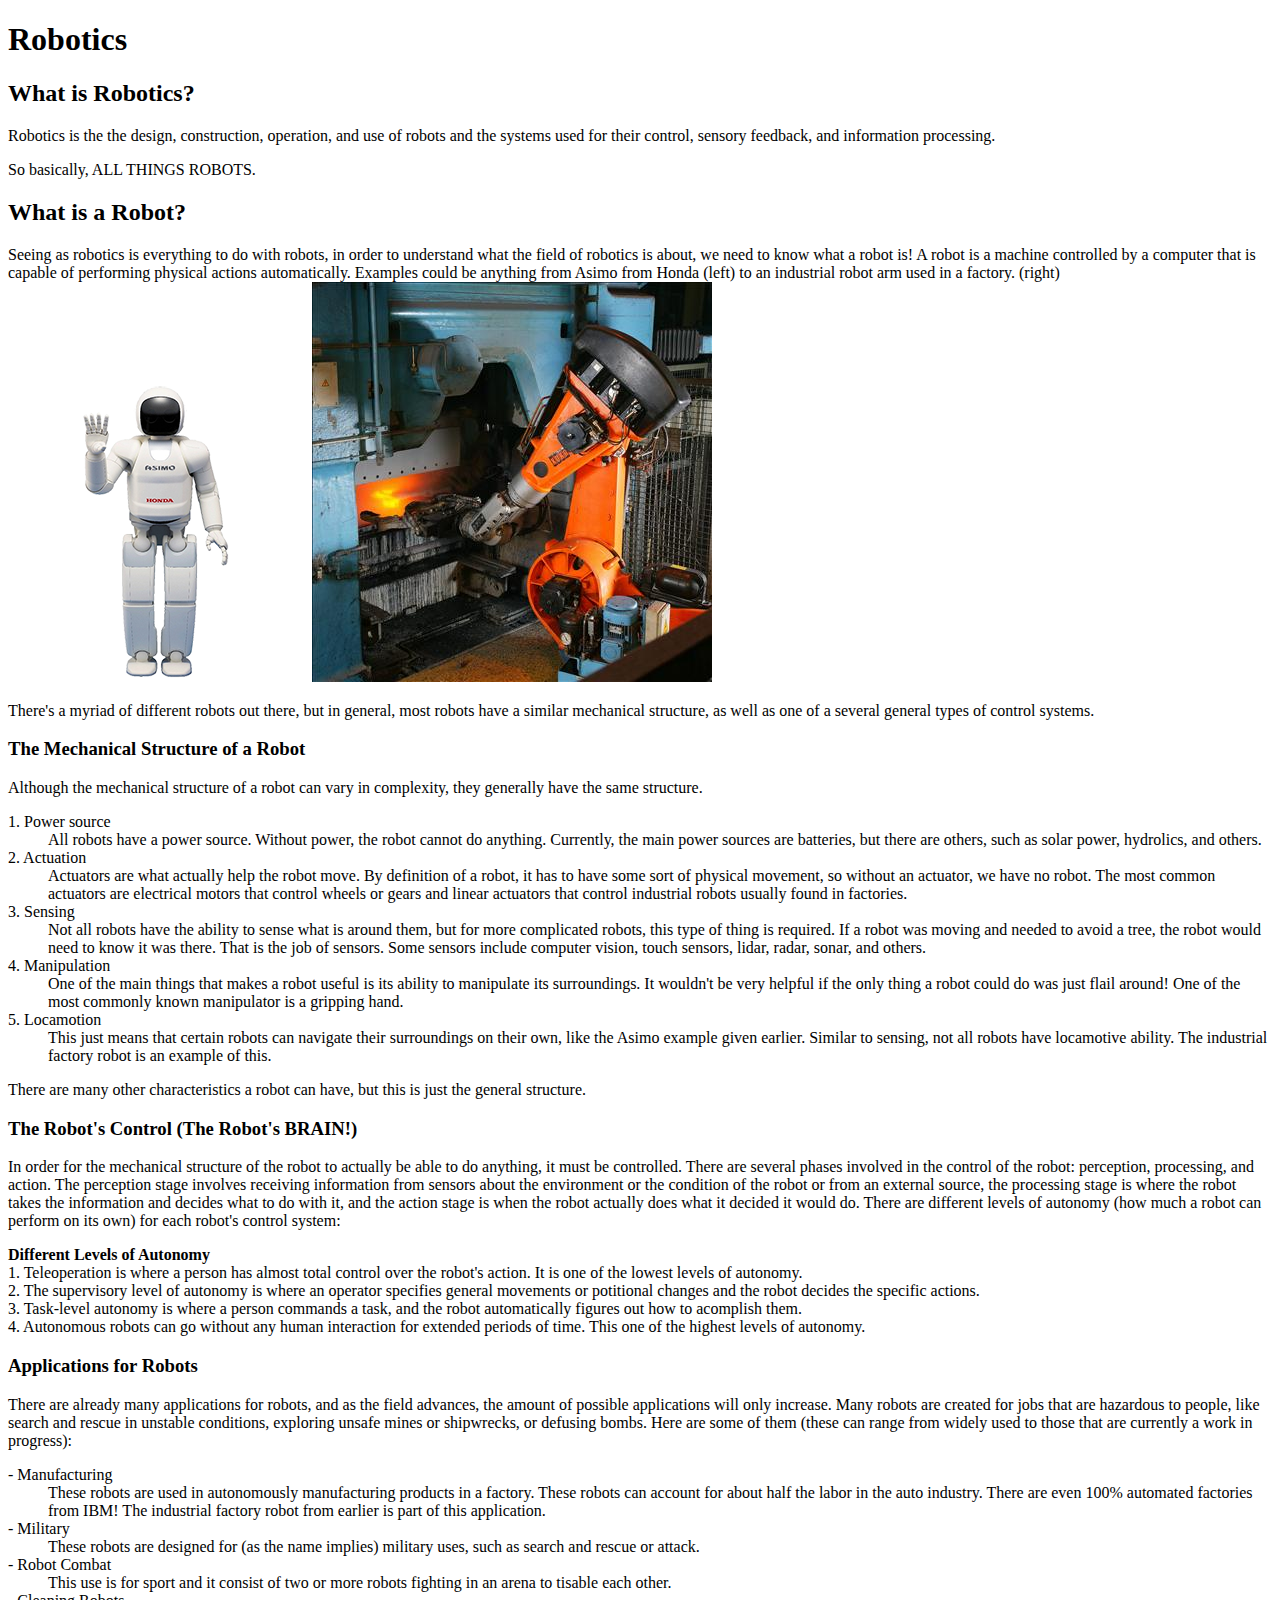
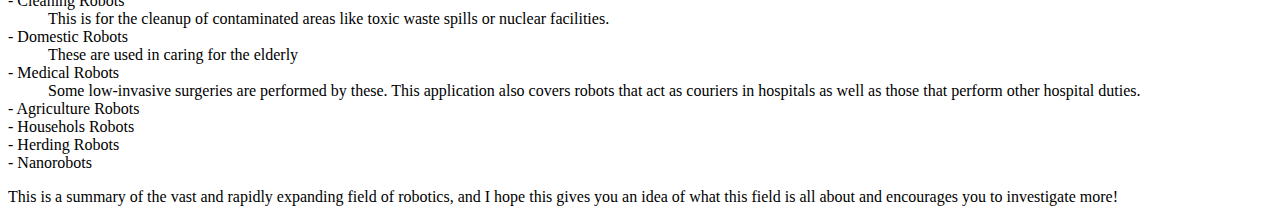
<file: AI - Robotics.html>
<!DOCTYPE html>
<html>
<head>

</head>

<body>
<h1>Robotics</h1>

<h2>What is Robotics?</h2>
<p>Robotics is the the design, construction, operation, and use of robots and the systems used for their control, sensory feedback, 
and information processing.</p>
<p>So basically, ALL THINGS ROBOTS.</p>

<h2>What is a Robot?</h2>
<p>Seeing as robotics is everything to do with robots, in order to understand what the field of robotics is about, we need to know
what a robot is! A robot is a machine controlled by a computer that is capable of performing physical actions automatically. Examples
could be anything from Asimo from Honda (left) to an industrial robot arm used in a factory. (right)
<br>
<img src="Honda_ASIMO.png" alt="A humanoid robot">
<img src="Industrial_Factory_Robot.jpg" alt="A robotic arm working in a foundary">
<p>There's a myriad of different robots out there, but in general, most robots have a similar mechanical structure, as well as one of
a several general types of control systems.</p>
<h3>The Mechanical Structure of a Robot</h3>
<p>Although the mechanical structure of a robot can vary in complexity, they generally have the same structure. </p>
	<dl>
		<dt>1. Power source</dt>
			<dd>All robots have a power source. Without power, the robot cannot do anything. Currently, the main power
			sources are batteries, but there are others, such as solar power, hydrolics, and others.</dd>
		<dt>2. Actuation</dt>
			<dd>Actuators are what actually help the robot move. By definition of a robot, it has to have some sort of
			physical movement, so without an actuator, we have no robot. The most common actuators are electrical motors
			that control wheels or gears and linear actuators that control industrial robots usually found in factories.</dd>
		<dt>3. Sensing</dt>
			<dd>Not all robots have the ability to sense what is around them, but for more complicated robots, this type
			of thing is required. If a robot was moving and needed to avoid a tree, the robot would need to know it was there. That is the job of sensors. Some sensors include computer vision, touch sensors, lidar, radar, sonar, and others.</dd>
		<dt>4. Manipulation</dt>
			<dd>One of the main things that makes a robot useful is its ability to manipulate its surroundings. It wouldn't
			be very helpful if the only thing a robot could do was just flail around! One of the most commonly known
			manipulator is a gripping hand.</dd>
		<dt>5. Locamotion</dt>
			<dd>This just means that certain robots can navigate their surroundings on their own, like the Asimo example
			given earlier. Similar to sensing, not all robots have locamotive ability. The industrial factory robot is an 
			example of this.</dd>
	</dl>
<p>There are many other characteristics a robot can have, but this is just the general structure.</p>
<h3>The Robot's Control (The Robot's BRAIN!)</h3>
<p>In order for the mechanical structure of the robot to actually be able to do anything, it must be controlled. There are several 
phases involved in the control of the robot: perception, processing, and action. The perception stage involves receiving information from sensors about the environment or the condition of the robot or from an external source, the processing stage is where the robot takes the information and decides what to do with it, and the action stage is when the robot actually does what it decided it would do. There are different levels of autonomy (how much a robot can perform on its own) for each robot's control system:</p>
	
	<dl><b>Different Levels of Autonomy</b>
		<dt>1. Teleoperation is where a person has almost total control over the robot's action. It is one of the lowest levels
		of autonomy.</dt>
		<dt>2. The supervisory level of autonomy is where an operator specifies general movements or potitional changes and the
		robot decides the specific actions.</dt>
		<dt>3. Task-level autonomy is where a person commands a task, and the robot automatically figures out how to acomplish 
		them.</dt>
		<dt>4. Autonomous robots can go without any human interaction for extended periods of time. This one of the highest
		levels of autonomy.</dt>
	</dl>

<h3>Applications for Robots</h3>
<p>There are already many applications for robots, and as the field advances, the amount of possible applications will only increase.
Many robots are created for jobs that are hazardous to people, like search and rescue in unstable conditions, exploring unsafe mines 
or shipwrecks, or defusing bombs. Here are some of them (these can range from widely used to those that are currently a work in 
progress):</p>
	<dl>
		<dt>- Manufacturing</dt>
			<dd>These robots are used in autonomously manufacturing products in a factory. These robots can account for
			about half the labor in the auto industry. There are even 100% automated factories from IBM! The industrial 
			factory robot from earlier is part of this application.</dd>
		<dt>- Military</dt>
			<dd>These robots are designed for (as the name implies) military uses, such as search and rescue or attack.</dd>
		<dt>- Robot Combat</dt>
			<dd>This use is for sport and it consist of two or more robots fighting in an arena to tisable each other.</dd>
		<dt>- Cleaning Robots</dt>
			<dd>This is for the cleanup of contaminated areas like toxic waste spills or nuclear facilities.</dd>
		<dt>- Domestic Robots</dt>
			<dd>These are used in caring for the elderly</dd>
		<dt>- Medical Robots</dt>
			<dd>Some low-invasive surgeries are performed by these. This application also covers robots that act as couriers
			in hospitals as well as those that perform other hospital duties.</dd>
		<dt>- Agriculture Robots</dt>
		<dt>- Househols Robots</dt>
		<dt>- Herding Robots</dt>
		<dt>- Nanorobots</dt>
<p>This is a summary of the vast and rapidly expanding field of robotics, and I hope this gives you an idea of what this field is all 
about and encourages you to investigate more!</p>
</body>
</html>
</file>
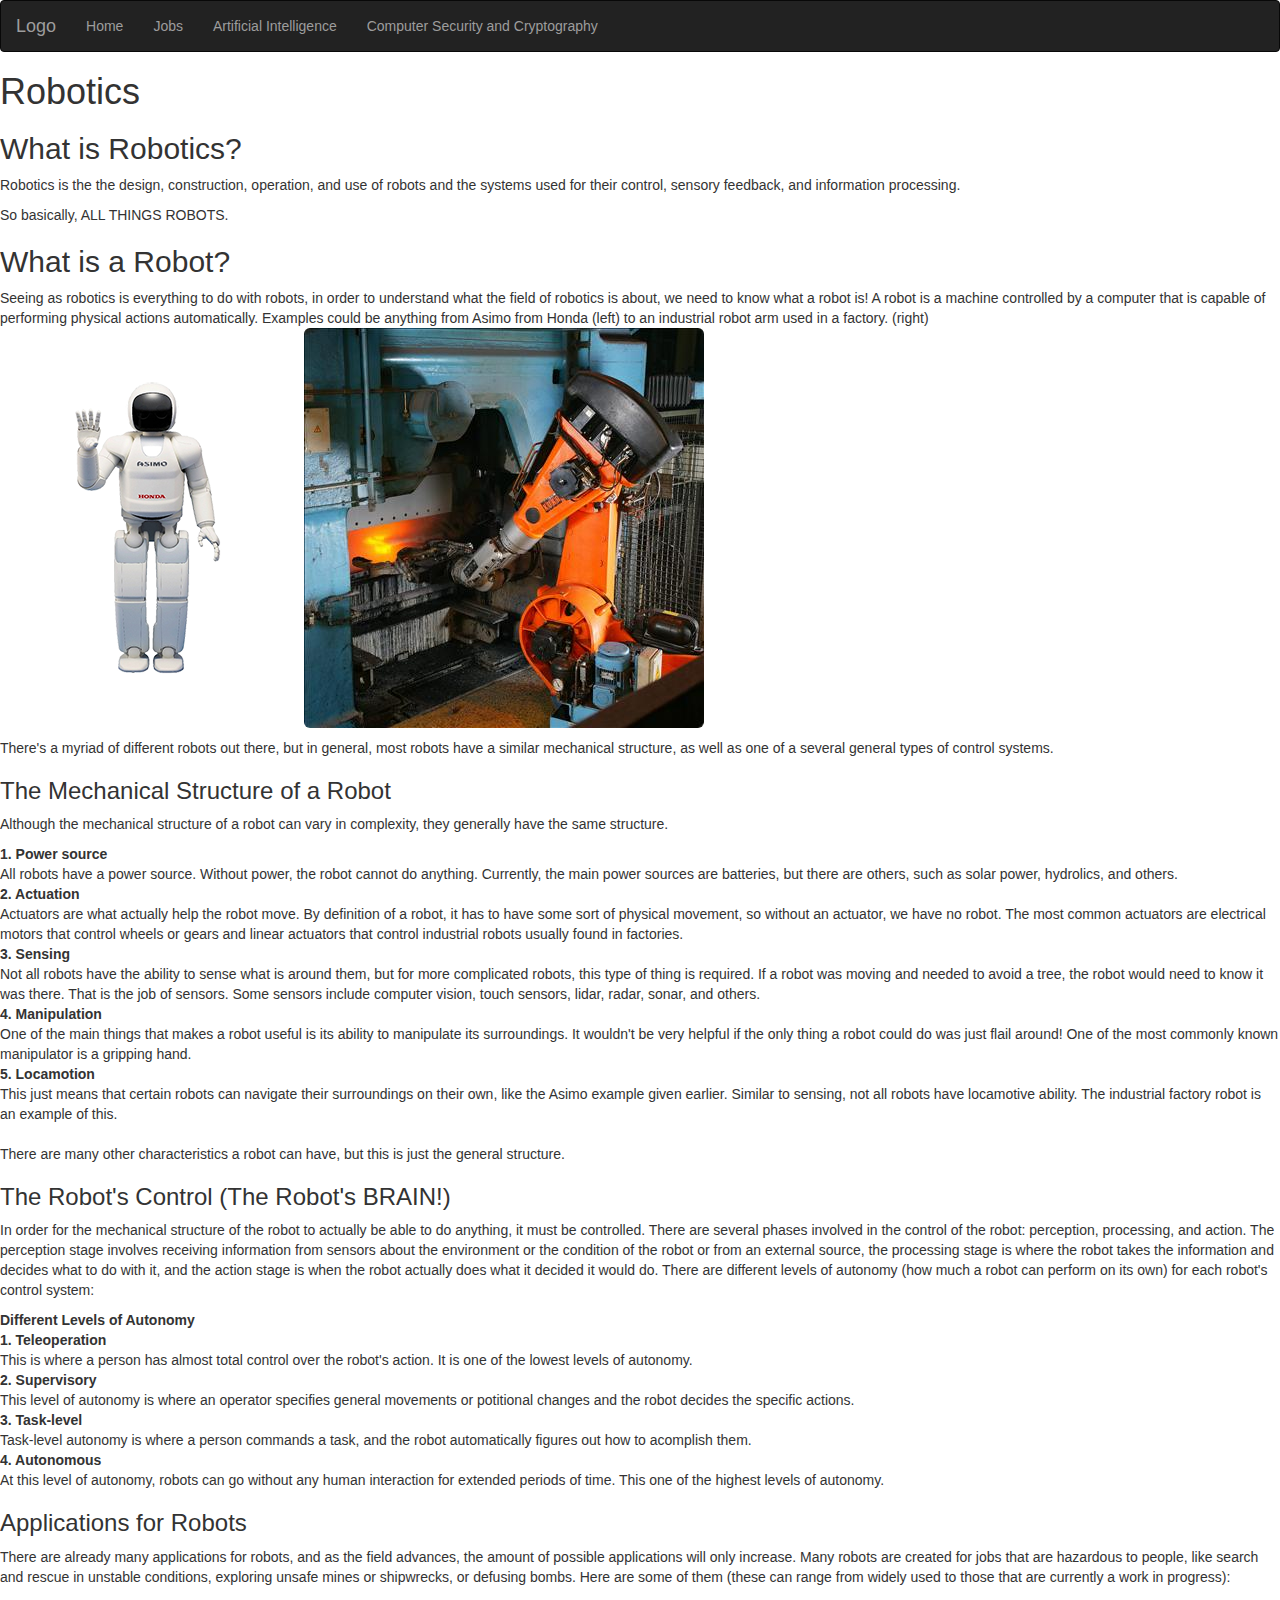
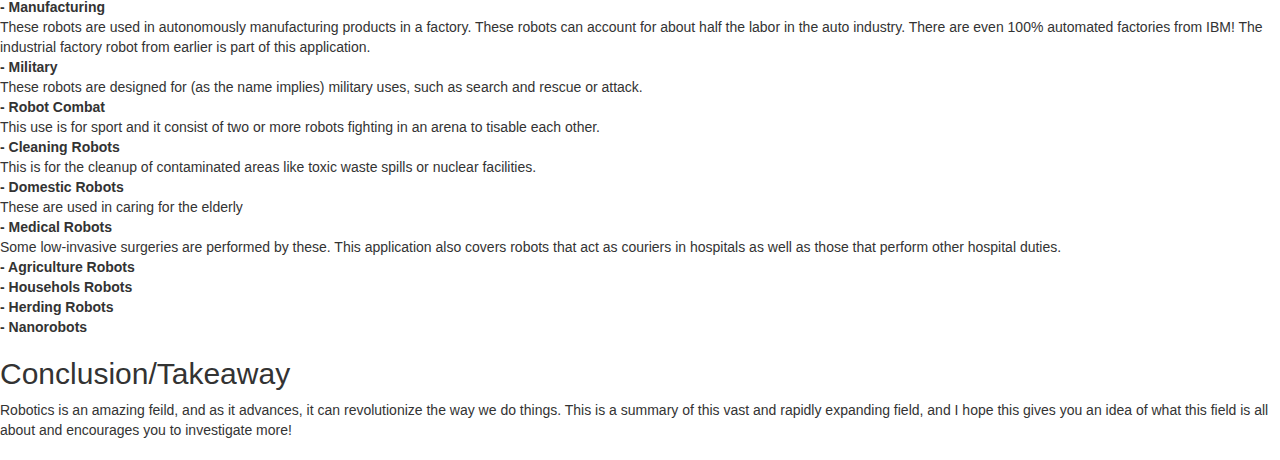
<file: AI_Robotics.html>
<!DOCTYPE html>
<html>
<head>
<title>AI Robotics</title>
<link rel="stylesheet" href="https://maxcdn.bootstrapcdn.com/bootstrap/3.3.7/css/bootstrap.min.css">
<script src="https://ajax.googleapis.com/ajax/libs/jquery/3.1.1/jquery.min.js"></script>
<script src="https://maxcdn.bootstrapcdn.com/bootstrap/3.3.7/js/bootstrap.min.js"></script>
<!-- <link rel="stylesheet" type="text/css" href="Computer_Science_Project_Style.css">
		^^^ for when there is something in the style sheet ^^^	!-->
</head>

<body>
<nav class="navbar navbar-inverse">
  <div class="container-fluid">
    <div class="navbar-header">
      <button type="button" class="navbar-toggle" data-toggle="collapse" data-target="#myNavbar">
        <span class="icon-bar"></span>
        <span class="icon-bar"></span>
        <span class="icon-bar"></span>                        
      </button>
      <a class="navbar-brand" href="#">Logo</a>
    </div>
    <div class="collapse navbar-collapse" id="myNavbar">
      <ul class="nav navbar-nav">
        <li><a href="#">Home</a></li>
        <li><a href="#">Jobs</a></li>
        <li><a href="#">Artificial Intelligence</a></li>
        <li><a href="#">Computer Security and Cryptography</a></li>
      </ul>
    </div>
  </div>
</nav>

<h1>Robotics</h1>

<h2>What is Robotics?</h2>
<p>Robotics is the the design, construction, operation, and use of robots and the systems used for their control, sensory feedback, and 
information processing.</p>
<p>So basically, ALL THINGS ROBOTS.</p>

<h2>What is a Robot?</h2>
<p>Seeing as robotics is everything to do with robots, in order to understand what the field of robotics is about, we need to know what a 
robot is! A robot is a machine controlled by a computer that is capable of performing physical actions automatically. Examples could be 
anything from Asimo from Honda (left) to an industrial robot arm used in a factory. (right)
<br>

<img src="Honda_ASIMO.png" class="img-rounded" class="img" alt="A humanoid robot">
<img src="Industrial_Factory_Robot.jpg" class="img-rounded" class="img" alt="A robotic arm working in a foundary">

<p>There's a myriad of different robots out there, but in general, most robots have a similar mechanical structure, as well as one of a
 several general types of control systems.</p>
<h3>The Mechanical Structure of a Robot</h3>
<p>Although the mechanical structure of a robot can vary in complexity, they generally have the same structure. </p>
	<dl>
		<dt>1. Power source</dt>
			<dd>All robots have a power source. Without power, the robot cannot do anything. Currently, the main power sources are batteries, 
			but there are others, such as solar power, hydrolics, and others.</dd>
		<dt>2. Actuation</dt>
			<dd>Actuators are what actually help the robot move. By definition of a robot, it has to have some sort of physical movement, so 
			without an actuator, we have no robot. The most common actuators are electrical motors that control wheels or gears and linear 
			actuators that control industrial robots usually found in factories.</dd>
		<dt>3. Sensing</dt>
			<dd>Not all robots have the ability to sense what is around them, but for more complicated robots, this type of thing is required.
			If a robot was moving and needed to avoid a tree, the robot would need to know it was there. That is the job of sensors. Some
			sensors include computer vision, touch sensors, lidar, radar, sonar, and others.</dd>
		<dt>4. Manipulation</dt>
			<dd>One of the main things that makes a robot useful is its ability to manipulate its surroundings. It wouldn't be very helpful 
			if the only thing a robot could do was just flail around! One of the most commonly known manipulator is a gripping hand.</dd>
		<dt>5. Locamotion</dt>
			<dd>This just means that certain robots can navigate their surroundings on their own, like the Asimo example given earlier. 
			Similar to sensing, not all robots have locamotive ability. The industrial factory robot is an example of this.</dd>
	</dl>
<p>There are many other characteristics a robot can have, but this is just the general structure.</p>
<h3>The Robot's Control (The Robot's BRAIN!)</h3>
<p>In order for the mechanical structure of the robot to actually be able to do anything, it must be controlled. There are several phases 
involved in the control of the robot: perception, processing, and action. The perception stage involves receiving information from sensors
 about the environment or the condition of the robot or from an external source, the processing stage is where the robot takes the information
 and decides what to do with it, and the action stage is when the robot actually does what it decided it would do. There are different levels
 of autonomy (how much a robot can perform on its own) for each robot's control system:</p>
	
	<dl><b>Different Levels of Autonomy</b>
		<dt>1. Teleoperation</dt>
			<dd>This is where a person has almost total control over the robot's action. It is one of the lowest levels of autonomy.</dd>
		<dt>2. Supervisory</dt>
			<dd> This level of autonomy is where an operator specifies general movements or potitional changes and the robot decides
			the specific actions.</dd>
		<dt>3. Task-level</dt>
			<dd> Task-level autonomy is where a person commands a task, and the robot automatically figures out how to acomplish them.</dd>
		<dt>4. Autonomous</dt>
			<dd>At this level of autonomy, robots can go without any human interaction for extended periods of time. This one of the 
			highest levels of autonomy.</dd>
	</dl>

<h3>Applications for Robots</h3>
<p>There are already many applications for robots, and as the field advances, the amount of possible applications will only increase. Many 
robots are created for jobs that are hazardous to people, like search and rescue in unstable conditions, exploring unsafe mines or shipwrecks,
 or defusing bombs. Here are some of them (these can range from widely used to those that are currently a work in progress):</p>
	<dl>
		<dt>- Manufacturing</dt>
			<dd>These robots are used in autonomously manufacturing products in a factory. These robots can account for about half the labor 
			in the auto industry. There are even 100% automated factories from IBM! The industrial factory robot from earlier is part of this 
			application.</dd>
		<dt>- Military</dt>
			<dd>These robots are designed for (as the name implies) military uses, such as search and rescue or attack. </dd>
		<dt>- Robot Combat</dt>
			<dd>This use is for sport and it consist of two or more robots fighting in an arena to tisable each other.</dd>
		<dt>- Cleaning Robots</dt>
			<dd>This is for the cleanup of contaminated areas like toxic waste spills or nuclear facilities.</dd>
		<dt>- Domestic Robots</dt>
			<dd>These are used in caring for the elderly</dd>
		<dt>- Medical Robots</dt>
			<dd>Some low-invasive surgeries are performed by these. This application also covers robots that act as couriers in hospitals as
			well as those that perform other hospital duties.</dd>
		<dt>- Agriculture Robots</dt>
		<dt>- Househols Robots</dt>
		<dt>- Herding Robots</dt>
		<dt>- Nanorobots</dt>
	<h2>Conclusion/Takeaway</h2>
	<p>Robotics is an amazing feild, and as it advances, it can revolutionize the way we do things. This is a summary of this vast and rapidly 
	expanding field, and I hope this gives you an idea of what this field is all about and encourages you to investigate more!</p>
	</body>
</html>
</file>
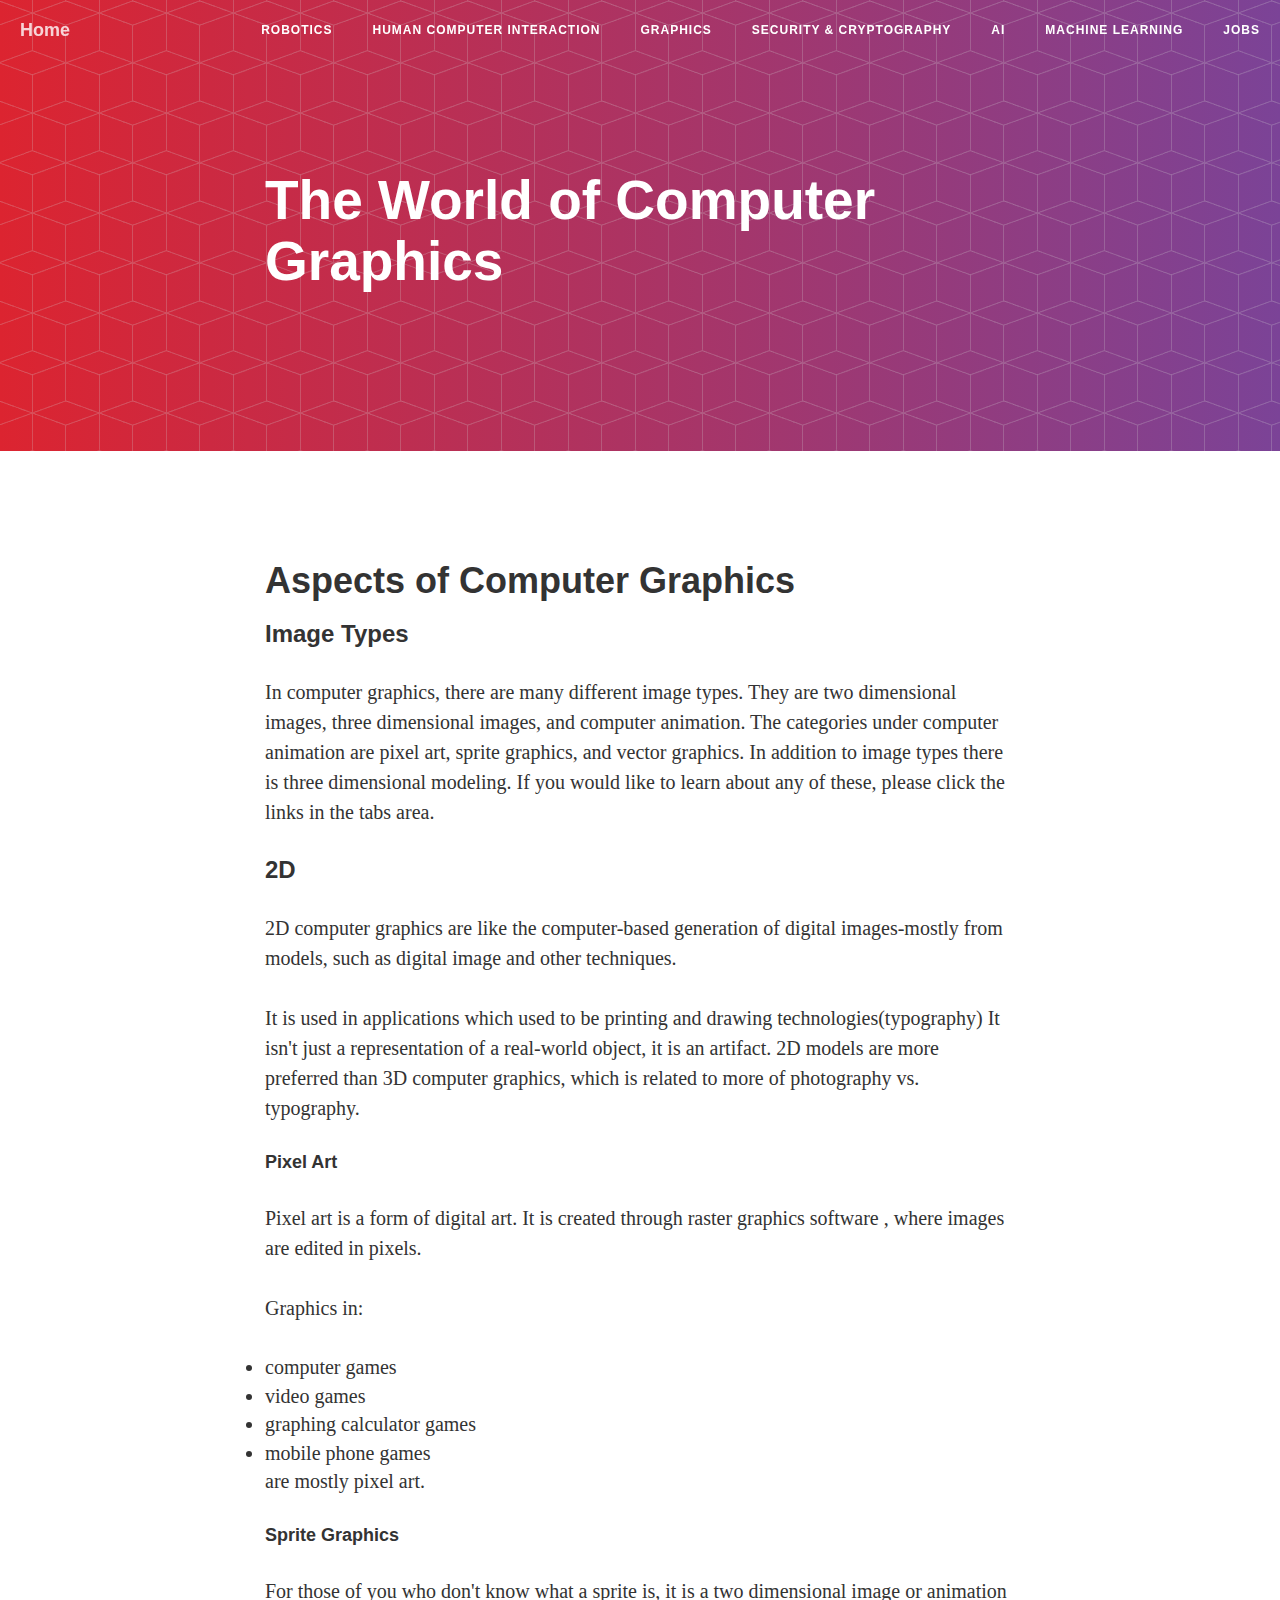
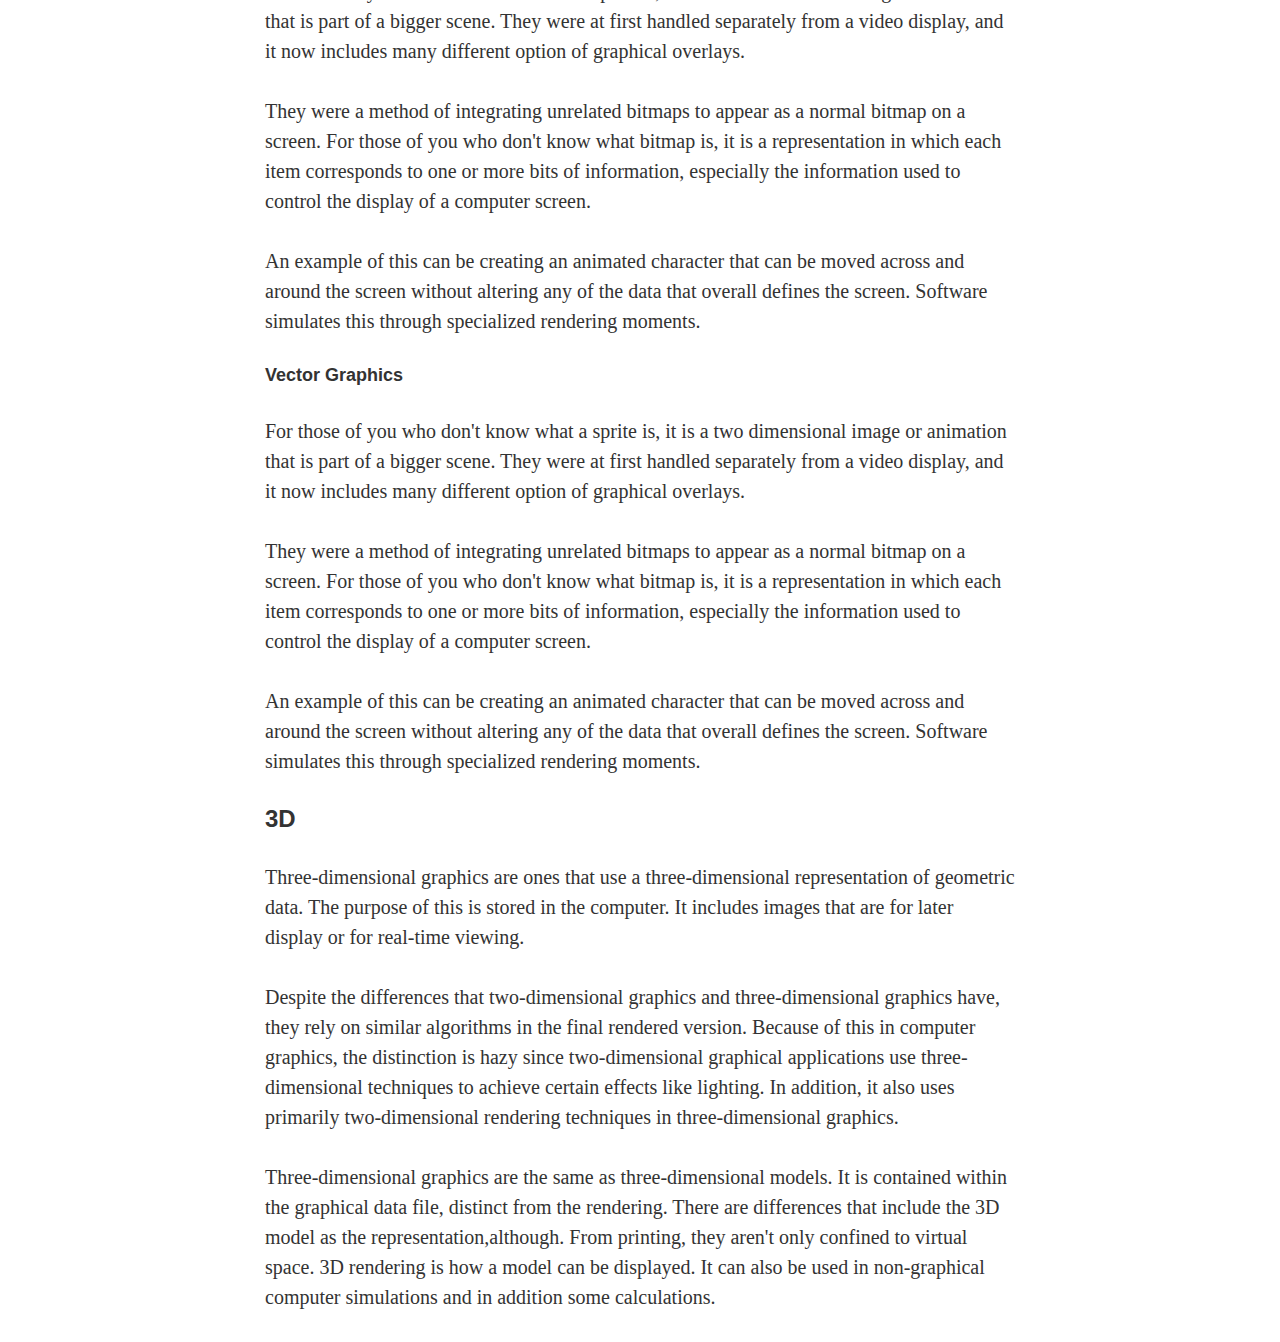
<file: Computer_Graphics.html>
<!DOCTYPE html>
<html lang="en">

<head>

    <meta charset="utf-8">
    <meta http-equiv="X-UA-Compatible" content="IE=edge">
    <meta name="viewport" content="width=device-width, initial-scale=1">
    <meta name="description" content="">
    <meta name="author" content="">

    <title>Computer Science, Simplified</title>

    <!-- Bootstrap Core CSS -->
    <link href="vendor/bootstrap/css/bootstrap.min.css" rel="stylesheet">

    <!-- Theme CSS -->
    <link href="css/clean-blog.min.css" rel="stylesheet">
    <link href="css/clean-blog.css" rel="stylesheet">

    <!-- Custom Fonts -->
    <link href="https://fonts.googleapis.com/css?family=Lato" rel="stylesheet">
    <link href="https://fonts.googleapis.com/css?family=Catamaran:100,200,300,400,500,600,700,800,900" rel="stylesheet">
    <link href="https://fonts.googleapis.com/css?family=Muli" rel="stylesheet">

    <!-- HTML5 Shim and Respond.js IE8 support of HTML5 elements and media queries -->
    <!-- WARNING: Respond.js doesn't work if you view the page via file:// -->
    <!--[if lt IE 9]>
        <script src="https://oss.maxcdn.com/libs/html5shiv/3.7.0/html5shiv.js"></script>
        <script src="https://oss.maxcdn.com/libs/respond.js/1.4.2/respond.min.js"></script>
    <![endif]-->

</head>

<body>

    <!-- Navigation -->
    <nav class="navbar navbar-default navbar-custom navbar-fixed-top">
        <div class="container-fluid">
            <!-- Brand and toggle get grouped for better mobile display -->
            <div class="navbar-header page-scroll">
                <button type="button" class="navbar-toggle" data-toggle="collapse" data-target="#bs-example-navbar-collapse-1">
                    <span class="sr-only">Toggle navigation</span>
                    Menu <i class="fa fa-bars"></i>
                </button>
		<a class="navbar-brand" href="index.html">Home</a>
            </div>

            <!-- Collect the nav links, forms, and other content for toggling -->
            <div class="collapse navbar-collapse" id="bs-example-navbar-collapse-1">
                <ul class="nav navbar-nav navbar-right">
        
                    <li>
                        <a class="page-scroll" href="Robotics.html">Robotics</a>
                    </li>
                    <li>
                        <a class="page-scroll" href="HCI.html">Human Computer Interaction</a>
                    </li>
                    <li>
                        <a class="page-scroll" href="Computer_Graphics.html">Graphics</a>
                    </li>
		    <li>
		<a class="page-scroll" href="Computer_Security_and_Cryptography.html">Security & Cryptography</a>
		    </li>
		    <li>
			<a class="page-scroll" href="ai.html">AI</a>
		    </li>
		    <li>
			<a class="page-scroll" href="machine_learning.html">Machine Learning</a>
		    </li>
		    <li>
			<a class="page-scroll" href="Jobs.html">Jobs</a>
		    </li>
                
                </ul>
            </div>
            <!-- /.navbar-collapse -->
        </div>
        <!-- /.container -->
    </nav>

    <!-- Page Header -->
    <!-- Set your background image for this header on the line below. -->
     <header>
      <div class="intro-header">
          <div class="container">
              <div class="row">
                  <div class="col-lg-8 col-lg-offset-2 col-md-10 col-md-offset-1">
                      <div class="post-heading">
                        <h1>The World of Computer Graphics</h1>
                
                    </div>
                </div>
            </div>
        </div>
    </header>

    <!-- Post Content -->
    <article>
        <div class="container">
            <div class="row">
                <div class="col-lg-8 col-lg-offset-2 col-md-10 col-md-offset-1">
                
                    <h2 class="section-heading">Aspects of Computer Graphics</h2>
						<h3>Image Types</h3>
						<p> In computer graphics, there are many different image types. They are two dimensional 
						images, three dimensional images, and computer animation. The categories under computer
						animation are pixel art, sprite graphics, and vector graphics. In addition to image types 
						there is three dimensional modeling. If you would like to learn about any of these, please
						click the links in the tabs area. </p>

						<h3>2D</h3>
						<p>2D computer graphics are like the computer-based generation of digital images-mostly
						from models, such as digital image and other techniques.</p>
						<p>It is used in applications which used to be printing and drawing technologies(typography)
						It isn't just a representation of a real-world object, it is an artifact. 2D models are more 
						preferred than 3D computer graphics, which is related to more of photography vs. typography. 
						</p>
						
							<h4>Pixel Art</h4>
							<p>Pixel art is a form of digital art. It is created through raster graphics software
							, where images are edited in pixels.</p>
							<p>Graphics in:
							<li>computer games</li>
							<li>video games</li>
							<li>graphing calculator games</li>
							<li>mobile phone games</li>
							are mostly pixel art. </p>
						
							<h4>Sprite Graphics</h4>
							<p>For those of you who don't know what a sprite is, it is a two dimensional image
							or animation that is part of a bigger scene. They were at first handled separately from a video
							display, and it now includes many different option of graphical overlays.</p>
							<p>They were a method of integrating unrelated bitmaps to appear as a normal bitmap on a screen.
							For those of you who don't know what bitmap is, it is a representation in which each item corresponds
							to one or more bits of information, especially the information used to control the display of a computer screen.</p>
							<p>An example of this can be creating an animated character that can be moved across and around the screen
							without altering any of the data that overall defines the screen. Software simulates this through 
							specialized rendering moments. </p>
							
							<h4>Vector Graphics</h4>
							<p>For those of you who don't know what a sprite is, it is a two dimensional image
							or animation that is part of a bigger scene. They were at first handled separately from a video
							display, and it now includes many different option of graphical overlays.</p>
							<p>They were a method of integrating unrelated bitmaps to appear as a normal bitmap on a screen.
							For those of you who don't know what bitmap is, it is a representation in which each item corresponds
							to one or more bits of information, especially the information used to control the display of a computer screen.</p>
							<p>An example of this can be creating an animated character that can be moved across and around the screen
							without altering any of the data that overall defines the screen. Software simulates this through 
							specialized rendering moments. </p>
							
						<h3>3D</h3>
						<p>Three-dimensional graphics are ones that use a three-dimensional representation of geometric
						data. The purpose of this is stored in the computer. It includes images that are for later display or for real-time
						viewing.</p>
						<p>Despite the differences that two-dimensional graphics and three-dimensional graphics have, 
						they rely on similar algorithms in the final rendered version. Because of this in computer graphics, 
						the distinction is hazy since two-dimensional graphical applications use three-dimensional
						techniques to achieve certain effects like lighting. In addition, it also uses primarily
						two-dimensional rendering techniques in three-dimensional graphics.</p>
						<p>Three-dimensional graphics are the same as three-dimensional models. It is contained
						within the graphical data file, distinct from the rendering. There are differences that include
						the 3D model as the representation,although. From printing, they aren't only confined to virtual space.
						3D rendering is how a model can be displayed. It can also be used in non-graphical computer 
						simulations and in addition some calculations.</p>
    

    <!-- jQuery -->
    <script src="vendor/jquery/jquery.min.js"></script>

    <!-- Bootstrap Core JavaScript -->
    <script src="vendor/bootstrap/js/bootstrap.min.js"></script>

    <!-- Contact Form JavaScript -->
    <script src="js/jqBootstrapValidation.js"></script>
    <script src="js/contact_me.js"></script>

    <!-- Theme JavaScript -->
    <script src="js/clean-blog.min.js"></script>

</body>

</html>
</file>
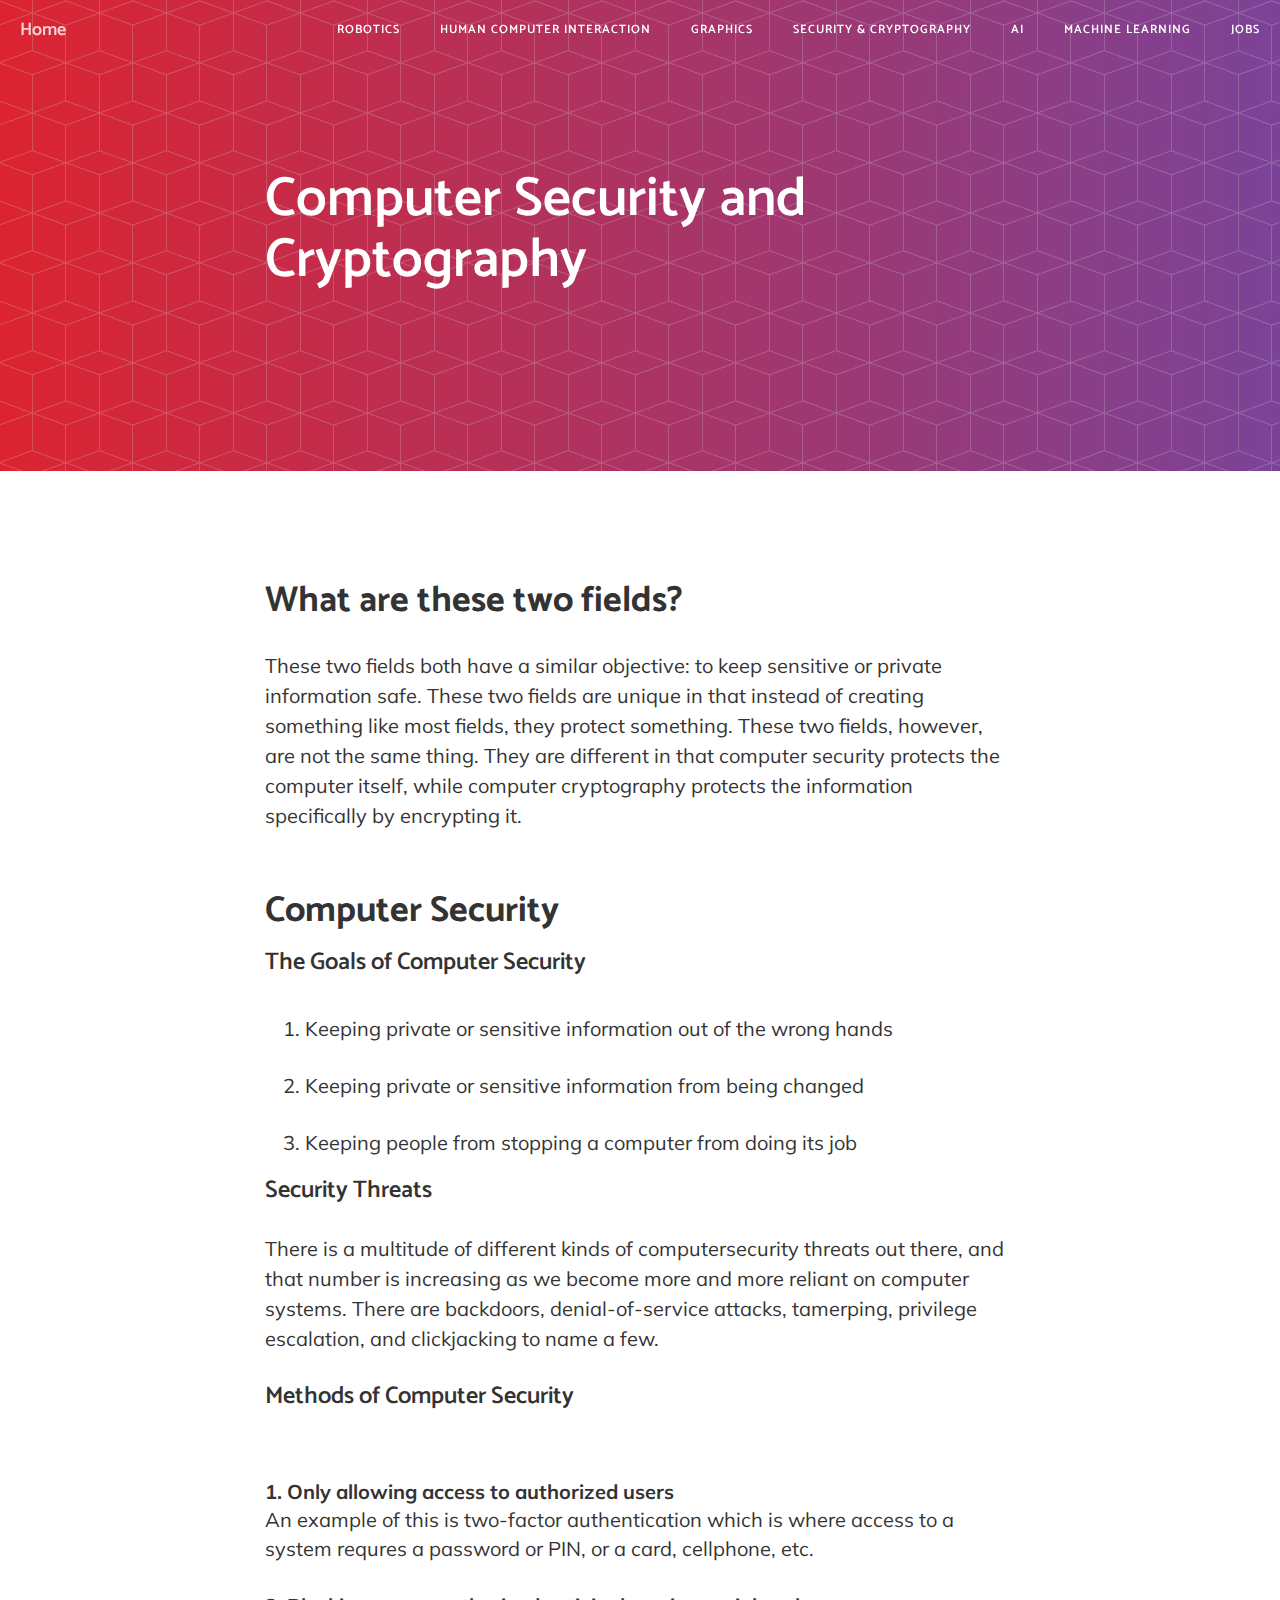
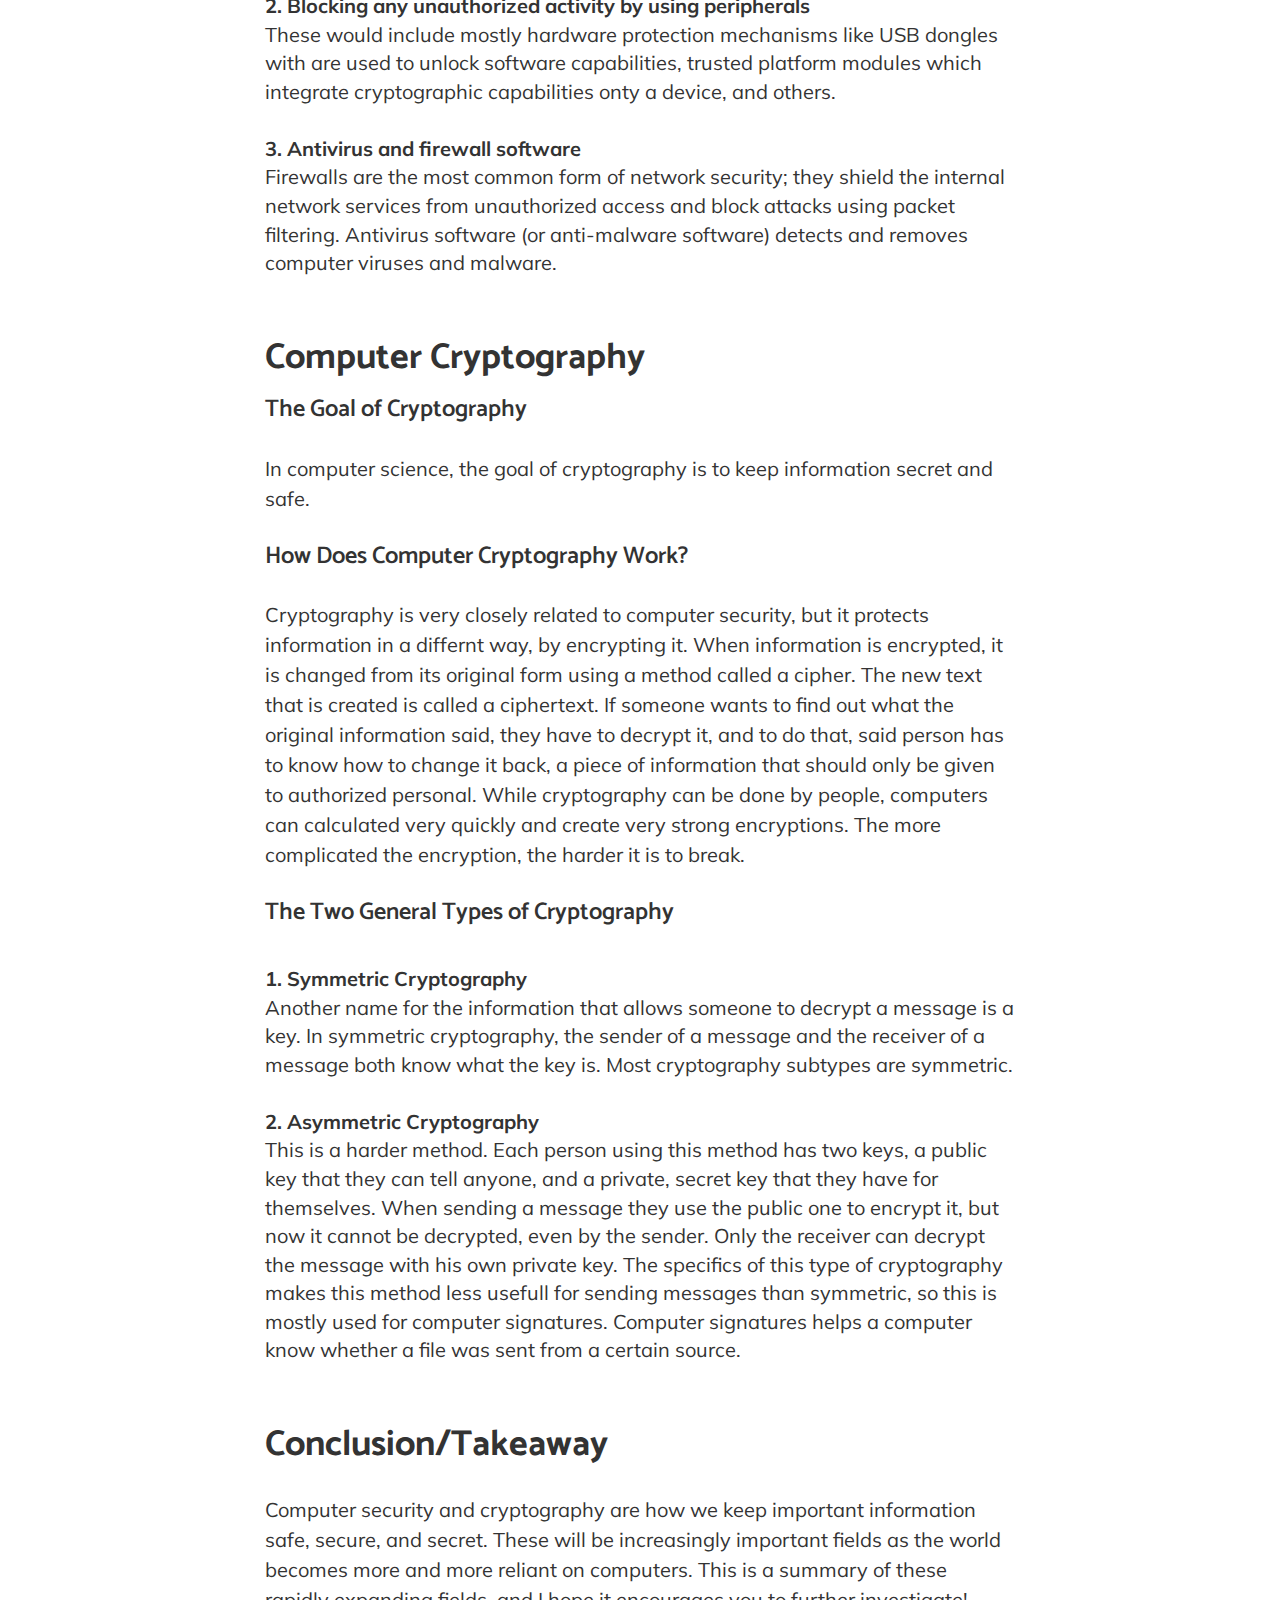
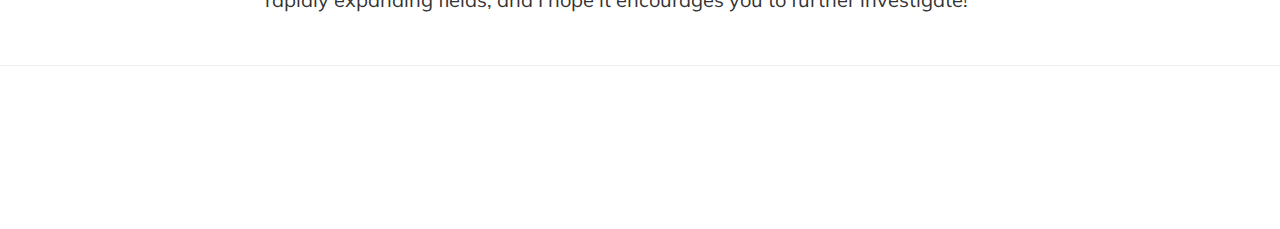
<file: Computer_Security_and_Cryptography.html>
<!DOCTYPE html>
<html lang="en">

<head>

    <meta charset="utf-8">
    <meta http-equiv="X-UA-Compatible" content="IE=edge">
    <meta name="viewport" content="width=device-width, initial-scale=1">
    <meta name="description" content="">
    <meta name="author" content="">

    <title>Computer Science, Simplified</title>

    <!-- Bootstrap Core CSS -->
    <link href="vendor/bootstrap/css/bootstrap.min.css" rel="stylesheet">

    <!-- Theme CSS -->
    <link href="css/clean-blog.min.css" rel="stylesheet">

    <!-- Custom Fonts -->
    <link href="https://fonts.googleapis.com/css?family=Lato" rel="stylesheet">
    <link href="https://fonts.googleapis.com/css?family=Catamaran:100,200,300,400,500,600,700,800,900" rel="stylesheet">
    <link href="https://fonts.googleapis.com/css?family=Muli" rel="stylesheet">

    <!-- HTML5 Shim and Respond.js IE8 support of HTML5 elements and media queries -->
    <!-- WARNING: Respond.js doesn't work if you view the page via file:// -->
    <!--[if lt IE 9]>
        <script src="https://oss.maxcdn.com/libs/html5shiv/3.7.0/html5shiv.js"></script>
        <script src="https://oss.maxcdn.com/libs/respond.js/1.4.2/respond.min.js"></script>
    <![endif]-->

</head>

<body>

    <!-- Navigation -->
    <nav class="navbar navbar-default navbar-custom navbar-fixed-top">
        <div class="container-fluid">
            <!-- Brand and toggle get grouped for better mobile display -->
            <div class="navbar-header page-scroll">
                <button type="button" class="navbar-toggle" data-toggle="collapse" data-target="#bs-example-navbar-collapse-1">
                    <span class="sr-only">Toggle navigation</span>
                    Menu <i class="fa fa-bars"></i>
                </button>
                <a class="navbar-brand" href="index.html">Home</a>
            </div>

            <!-- Collect the nav links, forms, and other content for toggling -->
            <div class="collapse navbar-collapse" id="bs-example-navbar-collapse-1">
                <ul class="nav navbar-nav navbar-right">
                    <li>
                        <a class="page-scroll" href="Robotics.html">Robotics</a>
                    </li>
                    <li>
                        <a class="page-scroll" href="HCI.html">Human Computer Interaction</a>
                    </li>
                    <li>
                        <a class="page-scroll" href="Computer_Graphics.html">Graphics</a>
                    </li>
		    <li>
		<a class="page-scroll" href="Computer_Security_and_Cryptography.html">Security & Cryptography</a>
		    </li>
		    <li>
			<a class="page-scroll" href="ai.html">AI</a>
		    </li>
		    <li>
			<a class="page-scroll" href="machine_learning.html">Machine Learning</a>
		    </li>
		    <li>
			<a class="page-scroll" href="Jobs.html">Jobs</a>
		    </li>
                </ul>
                </ul>
            </div>
            <!-- /.navbar-collapse -->
        </div>
        <!-- /.container -->
    </nav>

    <!-- Page Header -->
    <!-- Set your background image for this header on the line below. -->
<header>
      <div class="intro-header">
          <div class="container">
              <div class="row">
                  <div class="col-lg-8 col-lg-offset-2 col-md-10 col-md-offset-1">
                      <div class="post-heading">
                        <h1>Computer Security and Cryptography</h1>
                        <h2 class="subheading"></h2>
                        <span class="meta"></span>
                    </div>
                </div>
            </div>
        </div>
    </header>

    <!-- Post Content -->
    <article>
        <div class="container">
            <div class="row">
                <div class="col-lg-8 col-lg-offset-2 col-md-10 col-md-offset-1">
					<h2 class="section-heading">What are these two fields?</h2>
                    <p>These two fields both have a similar objective: to keep sensitive or private information safe.
					These two fields are unique in that instead of creating something like most fields, they protect
					something. These two fields, however, are not the same thing. They are different in that computer 
					security protects the computer itself, while computer cryptography protects the information
					specifically by encrypting it.</p>
					
                    <h2 class="section-heading">Computer Security</h2>
					<h3>The Goals of Computer Security</h3>
						<ol>
							<br>
							<li>Keeping private or sensitive information out of the wrong hands</li>
							<br>
							<li>Keeping private or sensitive information from being changed</li>
							<br>
							<li>Keeping people from stopping a computer from doing its job</li>
						</ol>
					<h3>Security Threats</h3>
						<p>There is a multitude of different kinds of computersecurity threats out there, and that number
						is increasing as we become more and more reliant on computer systems. There are backdoors, 
						denial-of-service attacks, tamerping, privilege escalation, and clickjacking to name a few.</p>
					<h3>Methods of Computer Security</h3>
						<br>
						<dl>
							<br>
							<dt>1. Only allowing access to authorized users</dt>
								<dd>An example of this is two-factor authentication which is where access to a system requres
								a password or PIN, or a card, cellphone, etc.</dd>
							<br>
							<dt>2. Blocking any unauthorized activity by using peripherals</dt>
								<dd>These would include mostly hardware protection mechanisms like USB dongles with are used
								to unlock software capabilities, trusted platform modules which integrate cryptographic
								capabilities onty a device, and others.</dd>
							<br>
							<dt>3. Antivirus and firewall software</dt>
								<dd>Firewalls are the most common form of network security; they shield the internal network
								services from unauthorized access and block attacks using packet filtering. Antivirus
								software (or anti-malware software) detects and removes computer viruses and malware.</dd>
						</dl>
					<h2 class="section-heading">Computer Cryptography</h2>
					<h3>The Goal of Cryptography</h3>
						<p>In computer science, the goal of cryptography is to keep information secret and safe.</p>
					<h3>How Does Computer Cryptography Work?</h3>
						<p>Cryptography is very closely related to computer security, but it protects information in a
						differnt way, by encrypting it. When information is encrypted, it is changed from its original form
						using a method called a cipher. The new text that is created is called a ciphertext. If someone wants
						to find out what the original information said, they have to decrypt it, and to do that, said person
						has to know how to change it back, a piece of information that should only be given to authorized 
						personal. While cryptography can be done by people, computers can calculated very quickly and create
						very strong encryptions. The more complicated the encryption, the harder it is to break.</p>
					<h3>The Two General Types of Cryptography</h3>
						<br>
						<dl>
							<dt>1. Symmetric Cryptography</dt>
							<dd>Another name for the information that allows someone to decrypt a message is a key. In 
							symmetric cryptography, the sender of a message and the receiver of a message both know what the
							key is. Most cryptography subtypes are symmetric.</dd>
							<br>
							<dt>2. Asymmetric Cryptography</dt>
							<dd>This is a harder method. Each person using this method has two keys, a public key that they
							can tell anyone, and a private, secret key that they have for themselves. When sending a message
							they use the public one to encrypt it, but now it cannot be decrypted, even by the sender. 
							Only the receiver can decrypt the message with his own private key. The specifics of this type
							of cryptography makes this method less usefull for sending messages than symmetric, so this is
							mostly used for computer signatures. Computer signatures helps a computer know whether a file was
							sent from a certain source.</dd>
					<h2 class="section-heading">Conclusion/Takeaway</h2>
					<p>Computer security and cryptography are how we keep important information safe, secure, and secret. These 
					will be increasingly important fields as the world becomes more and more reliant on computers. This is a
					summary of these rapidly expanding fields, and I hope it encourages you to further investigate!</p>
                </div>
            </div>
        </div>
    </article>

    <hr>

    <!-- Footer -->
    <footer>
        <div class="container">
            <div class="row">
                <div class="col-lg-8 col-lg-offset-2 col-md-10 col-md-offset-1">
                    <ul class="list-inline text-center">
                        <li>
                            <a href="#">
                                <span class="fa-stack fa-lg">
                                    <i class="fa fa-circle fa-stack-2x"></i>
                                    <i class="fa fa-twitter fa-stack-1x fa-inverse"></i>
                                </span>
                            </a>
                        </li>
                        <li>
                            <a href="#">
                                <span class="fa-stack fa-lg">
                                    <i class="fa fa-circle fa-stack-2x"></i>
                                    <i class="fa fa-facebook fa-stack-1x fa-inverse"></i>
                                </span>
                            </a>
                        </li>
                        <li>
                            <a href="#">
                                <span class="fa-stack fa-lg">
                                    <i class="fa fa-circle fa-stack-2x"></i>
                                    <i class="fa fa-github fa-stack-1x fa-inverse"></i>
                                </span>
                            </a>
                        </li>
                    </ul>
                </div>
            </div>
        </div>
    </footer>

    <!-- jQuery -->
    <script src="vendor/jquery/jquery.min.js"></script>

    <!-- Bootstrap Core JavaScript -->
    <script src="vendor/bootstrap/js/bootstrap.min.js"></script>

    <!-- Contact Form JavaScript -->
    <script src="js/jqBootstrapValidation.js"></script>
    <script src="js/contact_me.js"></script>

    <!-- Theme JavaScript -->
    <script src="js/clean-blog.min.js"></script>

</body>

</html>
</file>
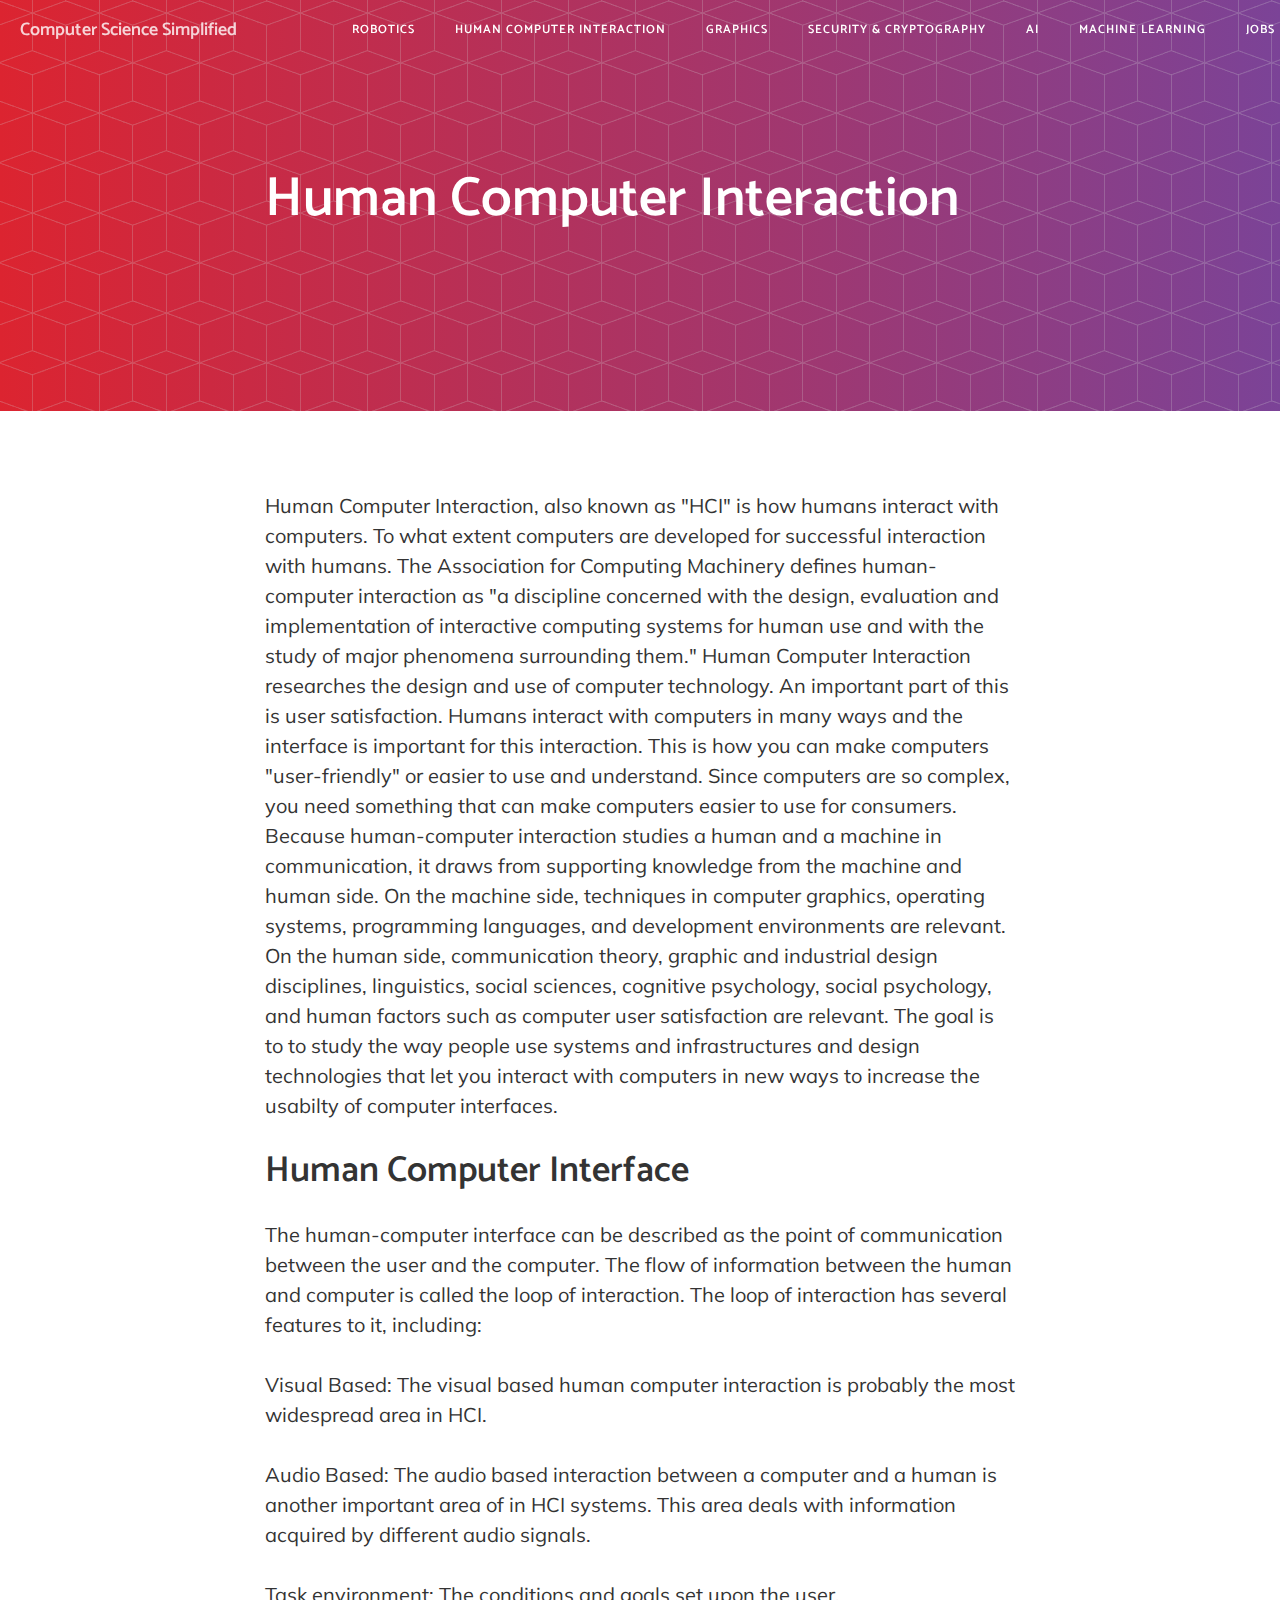
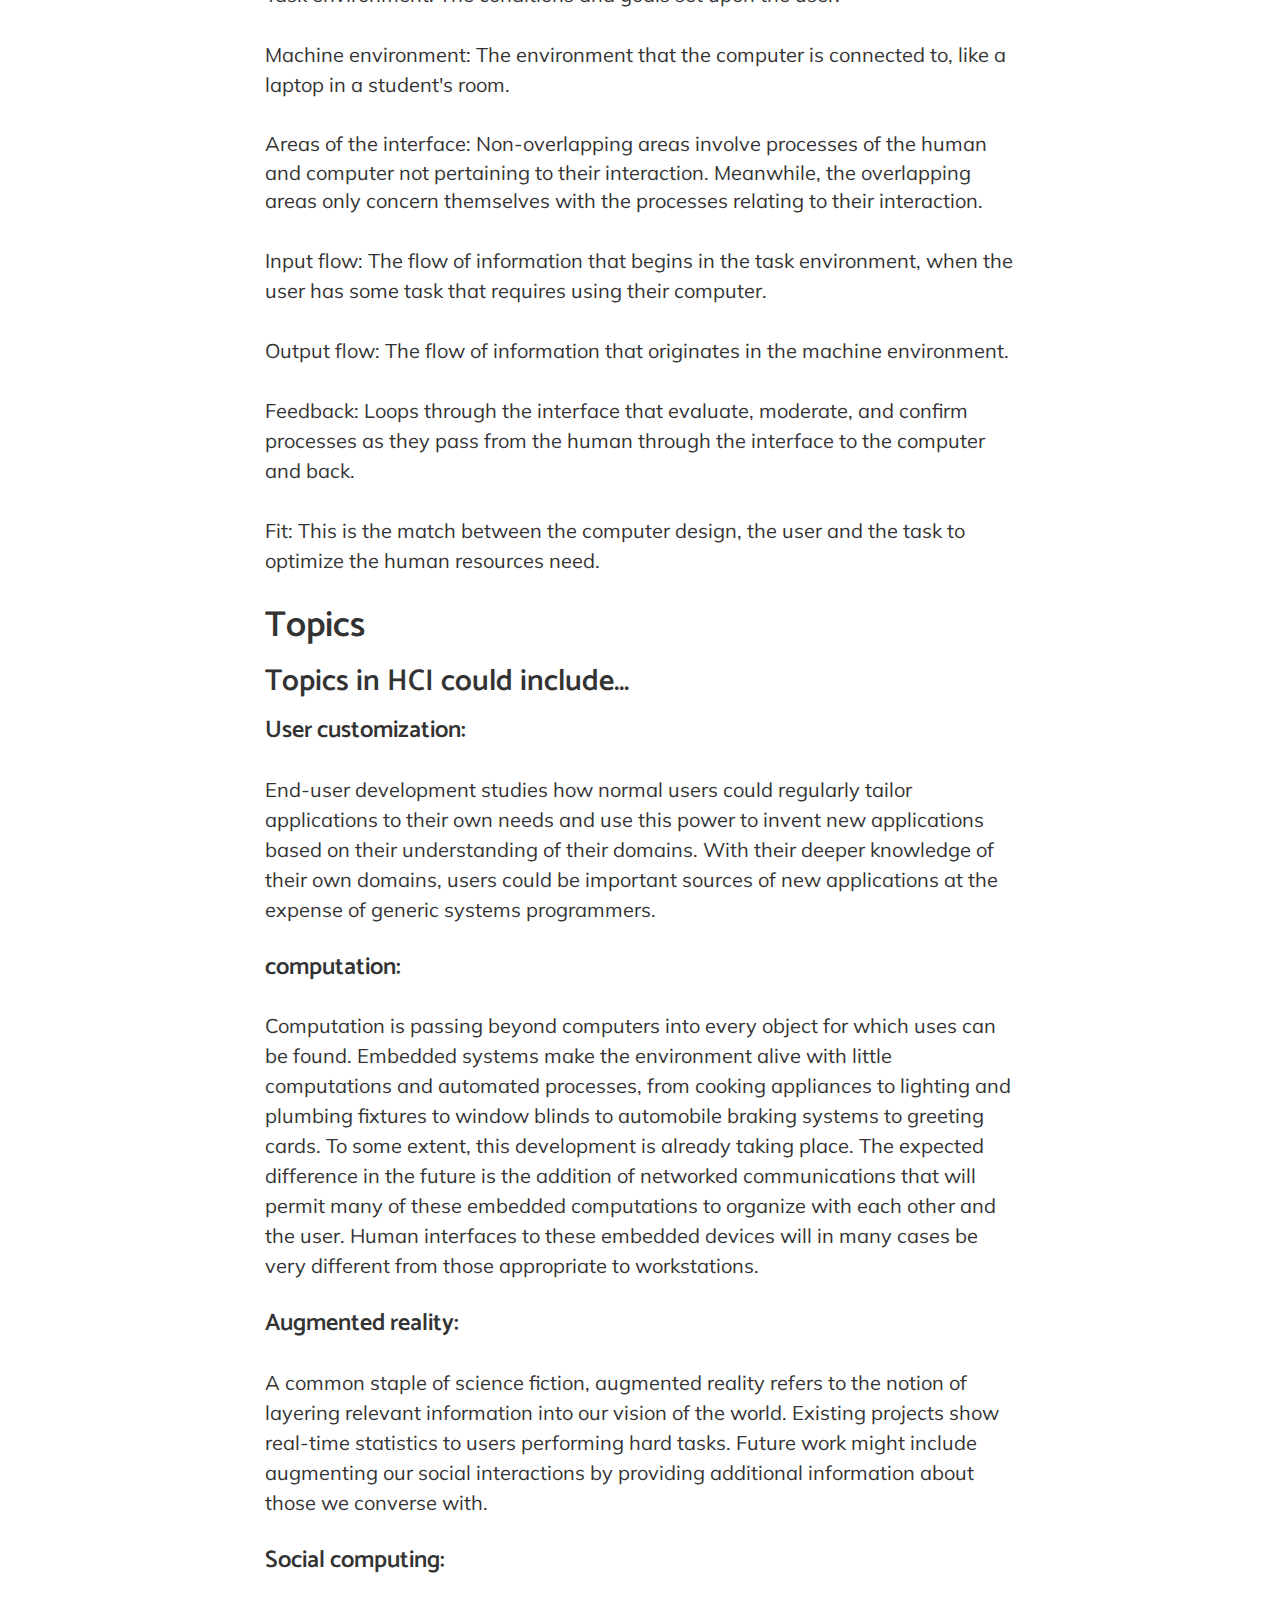
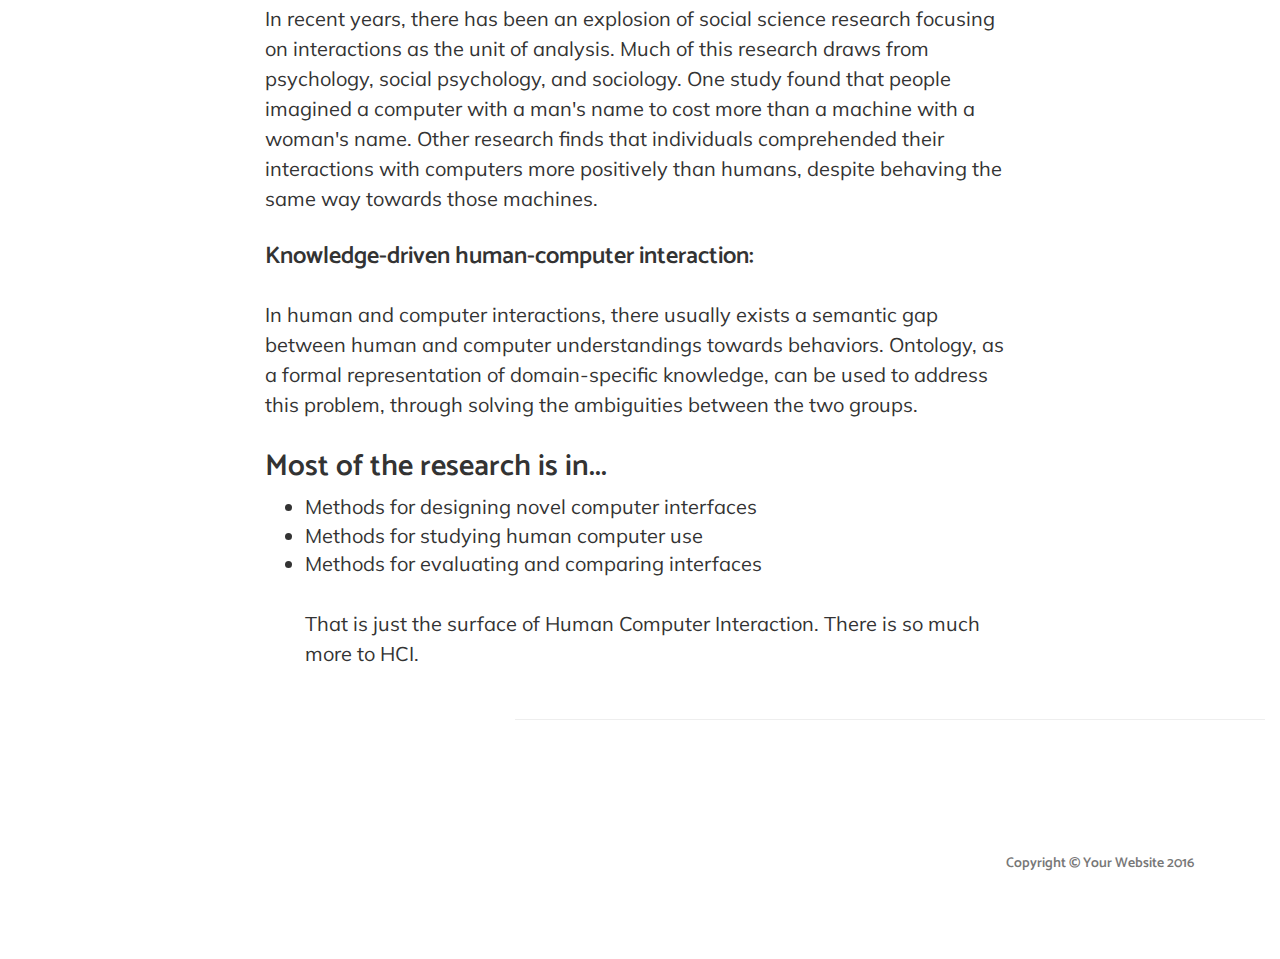
<file: HCI.html>
<!DOCTYPE html>
<html lang="en">

<head>

    <meta charset="utf-8">
    <meta http-equiv="X-UA-Compatible" content="IE=edge">
    <meta name="viewport" content="width=device-width, initial-scale=1">
    <meta name="description" content="">
    <meta name="author" content="">

    <title> Human Computer Interaction </title>


    <!-- Bootstrap Core CSS -->
    <link href="vendor/bootstrap/css/bootstrap.min.css" rel="stylesheet">

    <!-- Theme CSS -->
    <link href="css/clean-blog.min.css" rel="stylesheet">

   <!-- Custom Fonts -->
    <link href="https://fonts.googleapis.com/css?family=Lato" rel="stylesheet">
    <link href="https://fonts.googleapis.com/css?family=Catamaran:100,200,300,400,500,600,700,800,900" rel="stylesheet">
    <link href="https://fonts.googleapis.com/css?family=Muli" rel="stylesheet">

    <!-- HTML5 Shim and Respond.js IE8 support of HTML5 elements and media queries -->
    <!-- WARNING: Respond.js doesn't work if you view the page via file:// -->
    <!--[if lt IE 9]>
        <script src="https://oss.maxcdn.com/libs/html5shiv/3.7.0/html5shiv.js"></script>
        <script src="https://oss.maxcdn.com/libs/respond.js/1.4.2/respond.min.js"></script>
    <![endif]-->

</head>

<body>

    <!-- Navigation -->
    <nav class="navbar navbar-default navbar-custom navbar-fixed-top">
        <div class="container-fluid">
            <!-- Brand and toggle get grouped for better mobile display -->
            <div class="navbar-header page-scroll">
                <button type="button" class="navbar-toggle" data-toggle="collapse" data-target="#bs-example-navbar-collapse-1">
                    <span class="sr-only">Toggle navigation</span>
                    Menu <i class="fa fa-bars"></i>
                </button>
                <a class="navbar-brand" href="index.html">Computer Science Simplified</a>
            </div>

            <!-- Collect the nav links, forms, and other content for toggling -->
            <div class="collapse navbar-collapse" id="bs-example-navbar-collapse-1">
                <ul class="nav navbar-nav navbar-right">
                    <ul class="nav navbar-nav navbar-right">
                    <li>
                        <a class="page-scroll" href="Robotics.html">Robotics</a>
                    </li>
                    <li>
                        <a class="page-scroll" href="HCI.html">Human Computer Interaction</a>
                    </li>
                    <li>
                        <a class="page-scroll" href="Computer_Graphics.html">Graphics</a>
                    </li>
		    <li>
		<a class="page-scroll" href="Computer_Security_and_Cryptography.html">Security & Cryptography</a>
		    </li>
		    <li>
			<a class="page-scroll" href="ai.html">AI</a>
		    </li>
		    <li>
			<a class="page-scroll" href="machine_learning.html">Machine Learning</a>
		    </li>
		    <li>
			<a class="page-scroll" href="Jobs.html">Jobs</a>
		    </li>
                </ul>
                </ul>
            </div>
            <!-- /.navbar-collapse -->
        </div>
        <!-- /.container -->
    </nav>

    <!-- Page Header -->
    <!-- Set your background image for this header on the line below. -->
   <header>
      <div class="intro-header">
          <div class="container">
              <div class="row">
                  <div class="col-lg-8 col-lg-offset-2 col-md-10 col-md-offset-1">
                      <div class="post-heading">
                        <h1>Human Computer Interaction</h1>
                        <h2 class="subheading"></h2>
                    </div>
                </div>
            </div>
        </div>
    </header>


    <!-- Post Content -->
    <article>
        <div class="container">
            <div class="row">
                <div class="col-lg-8 col-lg-offset-2 col-md-10 col-md-offset-1">
   
<p> Human Computer Interaction, also known as "HCI" is how humans interact with computers. To what extent computers are developed for successful interaction with 
humans. The Association for Computing Machinery defines human-computer interaction as "a discipline concerned with the design, evaluation and implementation
of interactive computing systems for human use and with the study of major phenomena surrounding them." Human Computer Interaction researches the design and 
use of computer technology. An important part of this is user satisfaction. Humans interact with computers in many ways and the interface is important for 
this interaction. This is how you can make computers "user-friendly" or easier to use and understand. Since computers are so complex, you need something that
can make computers easier to use for consumers. Because human-computer interaction studies a human and a machine in communication, it draws from supporting 
knowledge from the machine and human side. On the machine side, techniques in computer graphics, operating systems, programming languages, and development 
environments are relevant. On the human side, communication theory, graphic and industrial design disciplines, linguistics, social sciences, cognitive 
psychology, social psychology, and human factors such as computer user satisfaction are relevant. The goal is to to study the way people use systems and 
infrastructures and design technologies that let you interact with computers in new ways to increase the usabilty of computer interfaces.</p>


	<h1>Human Computer Interface</h1>
	
	
<p>
The human-computer interface can be described as the point of communication between the user and the computer. The flow of information between the human and
computer is called the loop of interaction. The loop of interaction has several features to it, including:

<p>Visual Based: The visual based human computer interaction is probably the most widespread area in HCI.</p>
<p>Audio Based: The audio based interaction between a computer and a human is another important area of in HCI systems. This area deals with information
acquired by different audio signals.</p>
<p>Task environment: The conditions and goals set upon the user.<p>
<p>Machine environment: The environment that the computer is connected to, like a laptop in a student's room.</p>
Areas of the interface: Non-overlapping areas involve processes of the human and computer not pertaining to their interaction. Meanwhile, the overlapping
areas only concern themselves with the processes relating to their interaction.
<p>Input flow: The flow of information that begins in the task environment, when the user has some task that requires using their computer.</p>
<p>Output flow: The flow of information that originates in the machine environment.</p>
<p>Feedback: Loops through the interface that evaluate, moderate, and confirm processes as they pass from the human through the interface to the computer and back. </p>
<p>Fit: This is the match between the computer design, the user and the task to optimize the human resources need.</p>

	<h1>Topics</h1>
	
	
	<h2>Topics in HCI could include…</h2>
	
<h3>User customization:</h3>
<p>End-user development studies how normal users could regularly tailor applications to their own needs and use this power to invent new applications based on 
their understanding of their domains. With their deeper knowledge of their own domains, users could be important sources of new applications at the expense 
of generic systems programmers.</p>

<h3> computation:</h3>
<p>Computation is passing beyond computers into every object for which uses can be found. Embedded systems make the environment alive with little computations 
and automated processes, from cooking appliances to lighting and plumbing fixtures to window blinds to automobile braking systems to greeting cards.
To some extent, this development is already taking place. The expected difference in the future is the addition of networked communications that will
permit many of these embedded computations to organize with each other and the user. Human interfaces to these embedded devices will in many cases be very 
different from those appropriate to workstations.</p>

<h3>Augmented reality:</h3>
<p>A common staple of science fiction, augmented reality refers to the notion of layering relevant information into our vision of the world. Existing projects 
show real-time statistics to users performing hard tasks. Future work might include augmenting our social interactions by providing additional information 
about those we converse with.</p>

<h3>Social computing:</h3>
<p>In recent years, there has been an explosion of social science research focusing on interactions as the unit of analysis. Much of this research draws 
from psychology, social psychology, and sociology. One study found that people imagined a computer with a man's name to cost more than a machine with a 
woman's name. Other research finds that individuals comprehended their interactions with computers more positively than humans, despite behaving 
the same way towards those machines.</p>

<h3>Knowledge-driven human-computer interaction:</h3>
<p>In human and computer interactions, there usually exists a semantic gap between human and computer understandings towards behaviors. Ontology, as a formal
 representation of domain-specific knowledge, can be used to address this problem, through solving the ambiguities between the two groups.</p>
	
	


<h2> Most of the research is in...
	</h2>
<ul>
	<li>Methods for designing novel computer interfaces</li>
	<li>Methods for studying human computer use</li>
	<li>Methods for evaluating and comparing interfaces</li>
	
<p> That is just the surface of Human Computer Interaction. There is so much more to HCI. </p>

   <div class="container">
        <div class="row">
            <div class="col-lg-8 col-lg-offset-2 col-md-10 col-md-offset-1">
                <div class="post-preview">
                    <a href="post.html">
                        <h2 class="post-title">
                            

    <hr>

    <!-- Footer -->
    <footer>
        <div class="container">
            <div class="row">
                <div class="col-lg-8 col-lg-offset-2 col-md-10 col-md-offset-1">
                    <ul class="list-inline text-center">
                        <li>
                            <a href="#">
                                <span class="fa-stack fa-lg">
                                    <i class="fa fa-circle fa-stack-2x"></i>
                                    <i class="fa fa-twitter fa-stack-1x fa-inverse"></i>
                                </span>
                            </a>
                        </li>
                        <li>
                            <a href="#">
                                <span class="fa-stack fa-lg">
                                    <i class="fa fa-circle fa-stack-2x"></i>
                                    <i class="fa fa-facebook fa-stack-1x fa-inverse"></i>
                                </span>
                            </a>
                        </li>
                        <li>
                            <a href="#">
                                <span class="fa-stack fa-lg">
                                    <i class="fa fa-circle fa-stack-2x"></i>
                                    <i class="fa fa-github fa-stack-1x fa-inverse"></i>
                                </span>
                            </a>
                        </li>
                    </ul>
                    <p class="copyright text-muted">Copyright &copy; Your Website 2016</p>
                </div>
            </div>
        </div>
    </footer>

    <!-- jQuery -->
    <script src="vendor/jquery/jquery.min.js"></script>

    <!-- Bootstrap Core JavaScript -->
    <script src="vendor/bootstrap/js/bootstrap.min.js"></script>

    <!-- Contact Form JavaScript -->
    <script src="js/jqBootstrapValidation.js"></script>
    <script src="js/contact_me.js"></script>

    <!-- Theme JavaScript -->
    <script src="js/clean-blog.min.js"></script>

</body>

</html>
</file>
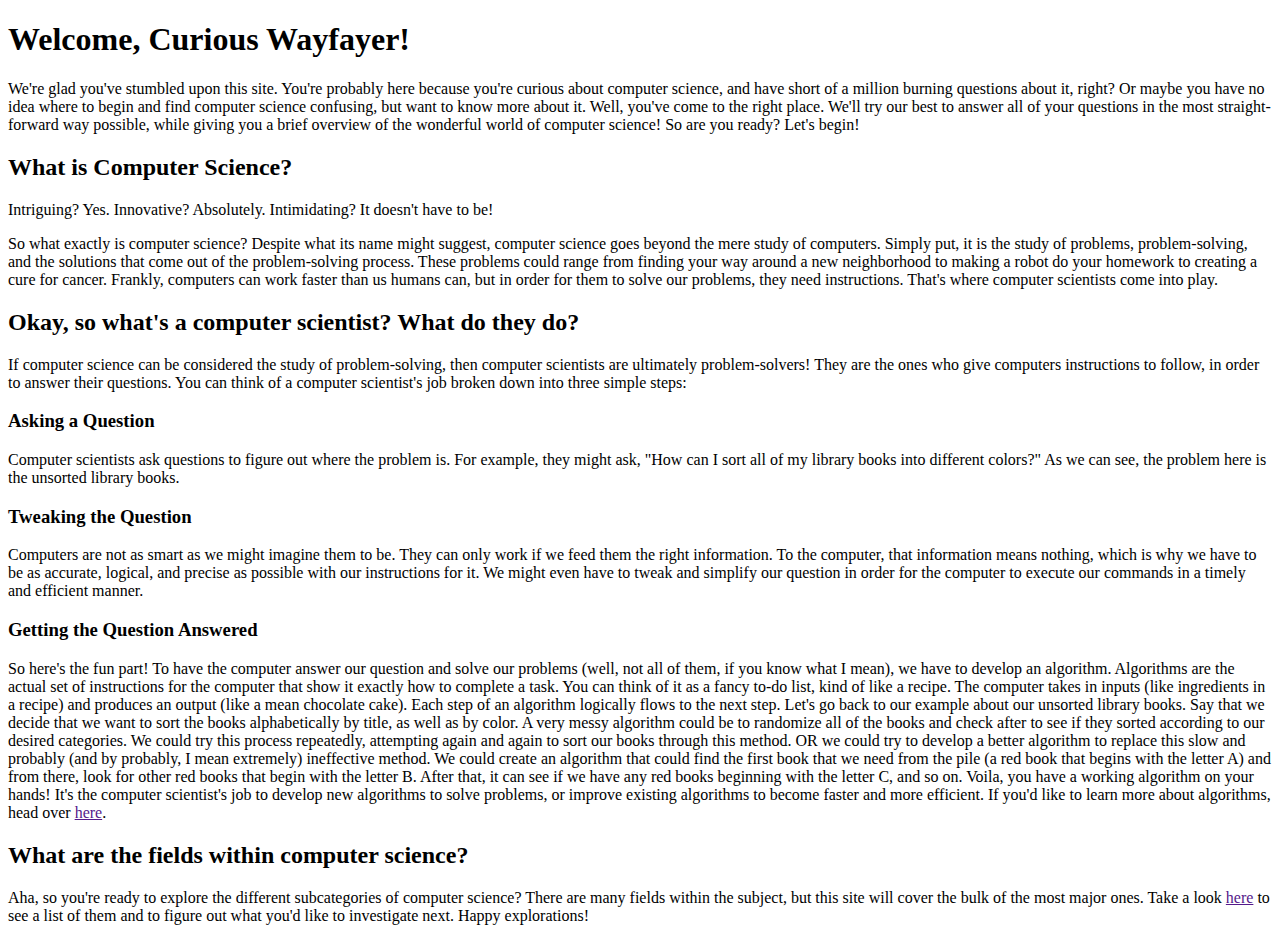
<file: Home.html>
<!DOCTYPE html>
<!-- Use this for info ref: https://interactivepython.org/runestone/static/pythonds/Introduction/WhatIsComputerScience.html -->
<html>
  <head>
    <meta charset="utf-8">
    <title>
      Computer Science, Simplified
    </title>
  </head>
  <body>
    <h1>Welcome, Curious Wayfayer!</h1>
    <p>
      We're glad you've stumbled upon this site. You're probably here because you're curious about computer science,
      and have short of a million burning questions about it, right? Or maybe you have no idea where to begin and find computer science confusing, but want to know more about it.
      Well, you've come to the right place.
      We'll try our best to answer all of your questions in the most straight-forward way possible,
      while giving you a brief overview of the wonderful world of computer science!
      So are you ready? Let's begin!
    </p>
    <h2>What is Computer Science?</h2>
    <p>Intriguing? Yes. Innovative? Absolutely. Intimidating? It doesn't have to be!</p>
      <p>
        So what exactly is computer science? Despite what its name might suggest, computer science goes beyond the mere study of computers.
        Simply put, it is the study of problems, problem-solving, and the solutions that come out of the problem-solving process.
        These problems could range from finding your way around a new neighborhood to making a robot do your homework to creating a cure for cancer.
        Frankly, computers can work faster than us humans can, but in order for them to solve our problems, they need instructions.
        That's where computer scientists come into play.
      </p>
    </p>
    <h2>Okay, so what's a computer scientist? What do they do?</h2>
    <p>
    If computer science can be considered the study of problem-solving, then computer scientists are ultimately problem-solvers!
    They are the ones who give computers instructions to follow, in order to answer their questions.
    You can think of a computer scientist's job broken down into three simple steps:
    <h3>Asking a Question</h3>
      <p>
        Computer scientists ask questions to figure out where the problem is. For example,
        they might ask, "How can I sort all of my library books into different colors?"
        As we can see, the problem here is the unsorted library books.
      </p>
      <h3>Tweaking the Question</h3>
        <p>
          Computers are not as smart as we might imagine them to be.
          They can only work if we feed them the right information.
          To the computer, that information means nothing, which is why we have to be as accurate, logical, and precise as possible with our instructions for it.
          We might even have to tweak and simplify our question in order for the computer to execute our commands in a timely and efficient manner.
        </p>
      <h3>Getting the Question Answered</h3>
  <p>
    So here's the fun part! To have the computer answer our question and solve our problems (well, not all of them, if you know what I mean), we have to develop an algorithm.
    Algorithms are the actual set of instructions for the computer that show it exactly how to complete a task. You can think of it as a fancy to-do list, kind of like a recipe.
    The computer takes in inputs (like ingredients in a recipe) and produces an output (like a mean chocolate cake). 
    Each step of an algorithm logically flows to the next step. Let's go back to our example about our unsorted library books.
    Say that we decide that we want to sort the books alphabetically by title, as well as by color.
    A very messy algorithm could be to randomize all of the books and check after to see if they sorted according to our desired categories.
    We could try this process repeatedly, attempting again and again to sort our books through this method.
    OR we could try to develop a better algorithm to replace this slow and probably (and by probably, I mean extremely) ineffective method.
    We could create an algorithm that could find the first book that we need from the pile (a red book that begins with the letter A) 
    and from there, look for other red books that begin with the letter B.
    After that, it can see if we have any red books beginning with the letter C, and so on. Voila, you have a working algorithm on your hands! 
    It's the computer scientist's job to develop new algorithms to solve problems, or improve existing algorithms to become faster and more efficient.
    If you'd like to learn more about algorithms, head over <a href="">here</a>.
  </p>
  <h2>What are the fields within computer science?</h2>
  <p>
    Aha, so you're ready to explore the different subcategories of computer science? 
    There are many fields within the subject, but this site will cover the bulk of the most major ones. Take a look <a href="">here</a>
    to see a list of them and to figure out what you'd like to investigate next. Happy explorations!
  </p>
  </body>
</html>
</file>
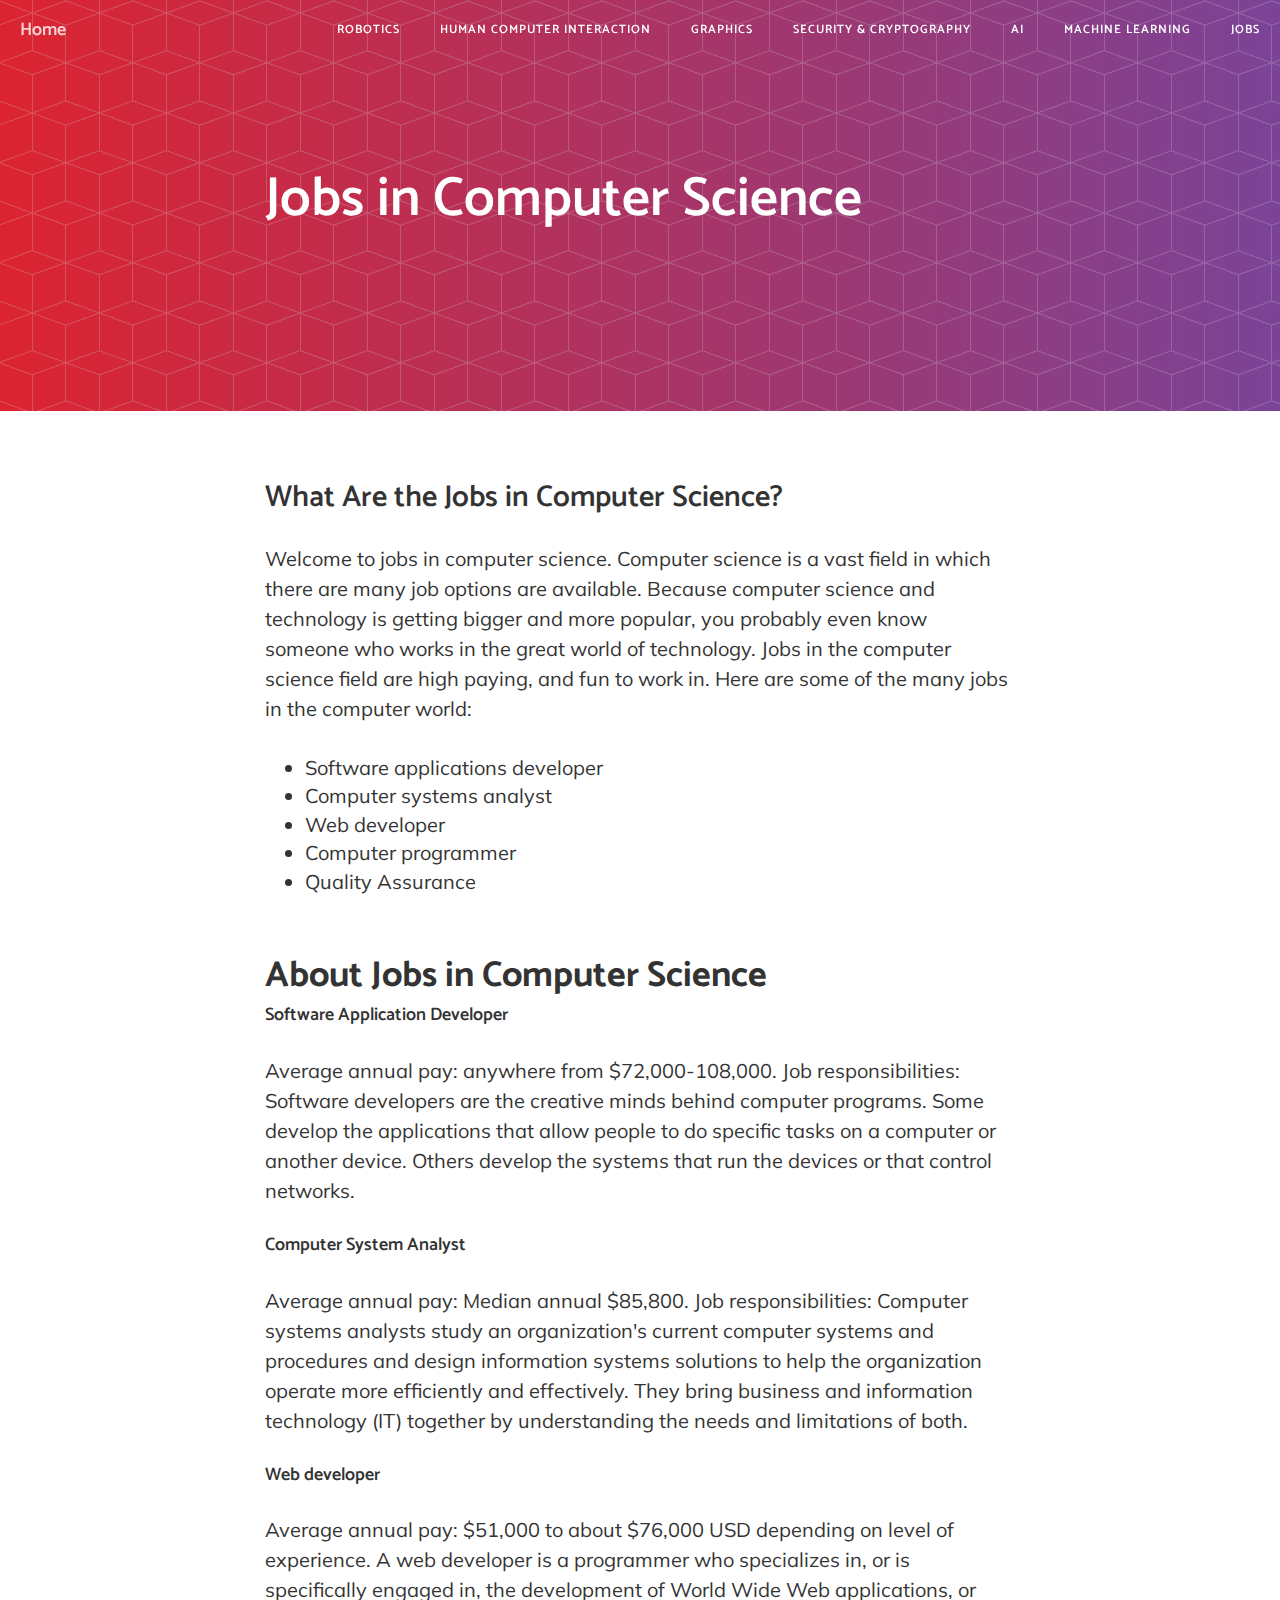
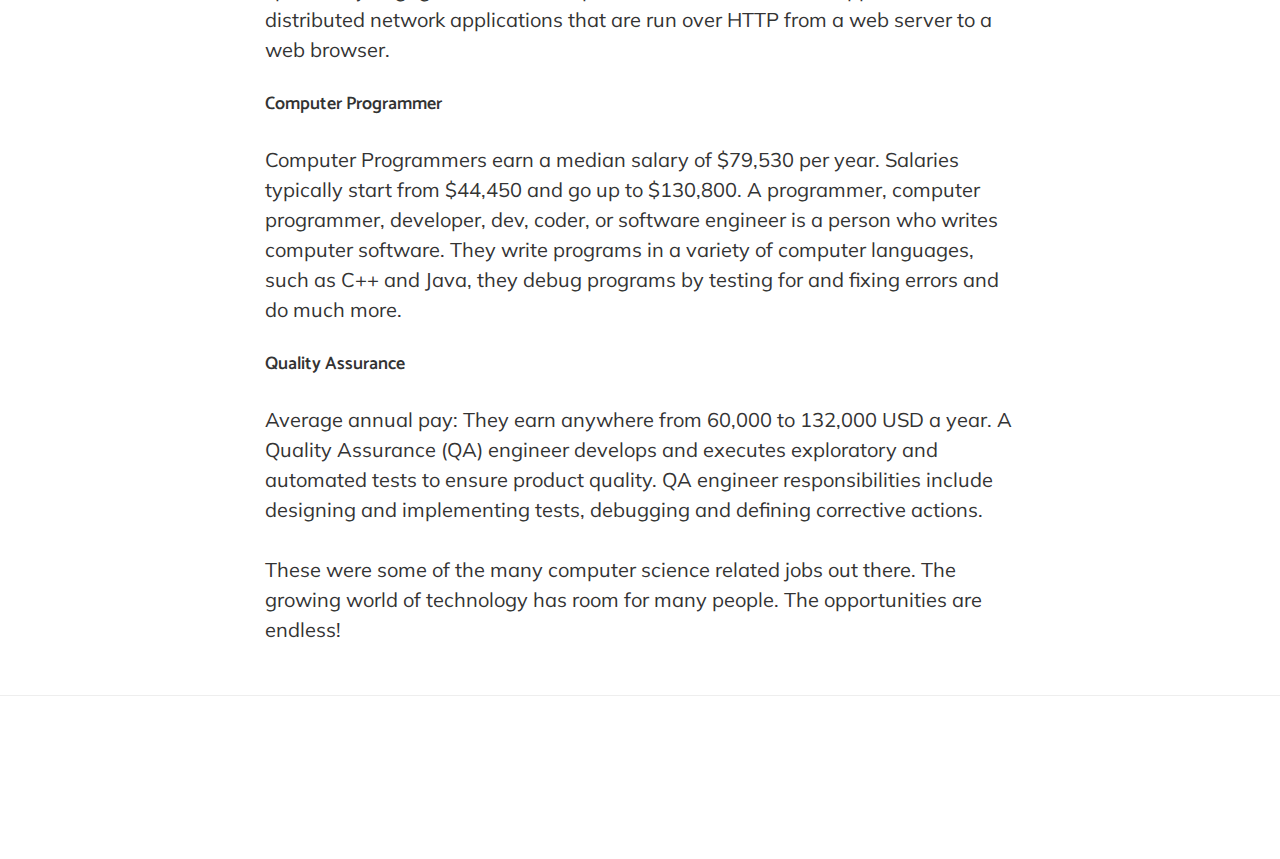
<file: Jobs.html>
<!DOCTYPE html>
<html lang="en">

<head>

    <meta charset="utf-8">
    <meta http-equiv="X-UA-Compatible" content="IE=edge">
    <meta name="viewport" content="width=device-width, initial-scale=1">
    <meta name="description" content="">
    <meta name="author" content="">

    <title>Computer Science Simplified</title>

    <!-- Bootstrap Core CSS -->
    <link href="vendor/bootstrap/css/bootstrap.min.css" rel="stylesheet">

    <!-- Theme CSS -->
    <link href="css/clean-blog.min.css" rel="stylesheet">

    <!-- Custom Fonts -->
   <!-- Custom Fonts -->
    <link href="https://fonts.googleapis.com/css?family=Lato" rel="stylesheet">
    <link href="https://fonts.googleapis.com/css?family=Catamaran:100,200,300,400,500,600,700,800,900" rel="stylesheet">
    <link href="https://fonts.googleapis.com/css?family=Muli" rel="stylesheet">


    <!-- HTML5 Shim and Respond.js IE8 support of HTML5 elements and media queries -->
    <!-- WARNING: Respond.js doesn't work if you view the page via file:// -->
    <!--[if lt IE 9]>
        <script src="https://oss.maxcdn.com/libs/html5shiv/3.7.0/html5shiv.js"></script>
        <script src="https://oss.maxcdn.com/libs/respond.js/1.4.2/respond.min.js"></script>
    <![endif]-->

</head>

<body>

    <!-- Navigation -->
    <nav class="navbar navbar-default navbar-custom navbar-fixed-top">
        <div class="container-fluid">
            <!-- Brand and toggle get grouped for better mobile display -->
            <div class="navbar-header page-scroll">
                <button type="button" class="navbar-toggle" data-toggle="collapse" data-target="#bs-example-navbar-collapse-1">
                    <span class="sr-only">Toggle navigation</span>
                    Menu <i class="fa fa-bars"></i>
                </button>
                <a class="navbar-brand" href="index.html">Home</a>
            </div>

            <!-- Collect the nav links, forms, and other content for toggling -->
            <div class="collapse navbar-collapse" id="bs-example-navbar-collapse-1">
               <ul class="nav navbar-nav navbar-right">
                     
                    <li>
                        <a class="page-scroll" href="Robotics.html">Robotics</a>
                    </li>
                    <li>
                        <a class="page-scroll" href="HCI.html">Human Computer Interaction</a>
                    </li>
                    <li>
                        <a class="page-scroll" href="Computer_Graphics.html">Graphics</a>
                    </li>
		    <li>
		<a class="page-scroll" href="Computer_Security_and_Cryptography.html">Security & Cryptography</a>
		    </li>
		    <li>
			<a class="page-scroll" href="ai.html">AI</a>
		    </li>
		    <li>
			<a class="page-scroll" href="machine_learning.html">Machine Learning</a>
		    </li>
		    <li>
			<a class="page-scroll" href="Jobs.html">Jobs</a>
		    </li>
                </ul>
            </div>
            <!-- /.navbar-collapse -->
        </div>
        <!-- /.container -->
    </nav>

    <!-- Page Header -->
    <!-- Set your background image for this header on the line below. -->
   
<header>
      <div class="intro-header">
          <div class="container">
              <div class="row">
                  <div class="col-lg-8 col-lg-offset-2 col-md-10 col-md-offset-1">
                      <div class="post-heading">
                        <h1>Jobs in Computer Science</h1>
                        <h2 class="subheading"></h2>
                    </div>
                </div>
            </div>
        </div>
    </header>


    <!-- Post Content -->
    <article>
        <div class="container">
            <div class="row">
                <div class="col-lg-8 col-lg-offset-2 col-md-10 col-md-offset-1">
			<h2>What Are the Jobs in Computer Science?</h2>
                   <p>Welcome to jobs in computer science. Computer science is a vast field in which there are many job options are available. Because computer science and technology is getting bigger and more popular, you probably even know someone who works in the great world of technology. Jobs in the computer science field are high paying, and fun to work in. Here are some of the many jobs in the computer world:</p>
					<ul>
					<li>Software applications developer  </li>
					<li>Computer systems analyst  </li>
					<li>Web developer </li>
					<li>Computer programmer</li>
					<li>Quality Assurance</li>
					</ul>
                    <h2 class="section-heading">About Jobs in Computer Science</h2>
<h4>Software Application Developer</h4>
<p>Average annual pay: anywhere from $72,000-108,000.

Job responsibilities: Software developers are the creative minds behind computer programs. Some develop the applications that allow people to do specific tasks on a computer or another device. Others develop the systems that run the devices or that control networks.</p>

<h4> Computer System Analyst</h4>
<p>Average annual pay: Median annual $85,800. 

Job responsibilities: Computer systems analysts study an organization's current computer systems and procedures and design information systems solutions to help the organization operate more efficiently and effectively. They bring business and information technology (IT) together by understanding the needs and limitations of both.</p>

<h4> Web developer </h4> 
<p> Average annual pay: $51,000 to about $76,000 USD depending on level of experience.
A web developer is a programmer who specializes in, or is specifically engaged in, the development of World Wide Web applications, or distributed network applications that are run over HTTP from a web server to a web browser.</p>

<h4> Computer Programmer</h4>
<p> Computer Programmers earn a median salary of $79,530 per year. Salaries typically start from $44,450 and go up to $130,800.  A programmer, computer programmer, developer, dev, coder, or software engineer is a person who writes computer software. They write programs in a variety of computer languages, such as C++ and Java, they debug programs by testing for and fixing errors and do much more. </p>

<h4> Quality Assurance </h4>

<p>  Average annual pay: They earn anywhere from 60,000 to 132,000 USD a year. A Quality Assurance (QA) engineer develops and executes exploratory and automated tests to ensure product quality. QA engineer responsibilities include designing and implementing tests, debugging and defining corrective actions.</p>

<p> These were some of the many computer science related jobs out there. The growing world of technology has room for many people. The opportunities are endless!</p>

                 
                </div>
            </div>
        </div>
    </article>

    <hr>

    <!-- Footer -->
    <footer>
        <div class="container">
            <div class="row">
                <div class="col-lg-8 col-lg-offset-2 col-md-10 col-md-offset-1">
                    <ul class="list-inline text-center">
                        <li>
                            <a href="#">
                                <span class="fa-stack fa-lg">
                                    <i class="fa fa-circle fa-stack-2x"></i>
                                    <i class="fa fa-twitter fa-stack-1x fa-inverse"></i>
                                </span>
                            </a>
                        </li>
                        <li>
                            <a href="#">
                                <span class="fa-stack fa-lg">
                                    <i class="fa fa-circle fa-stack-2x"></i>
                                    <i class="fa fa-facebook fa-stack-1x fa-inverse"></i>
                                </span>
                            </a>
                        </li>
                        <li>
                            <a href="#">
                                <span class="fa-stack fa-lg">
                                    <i class="fa fa-circle fa-stack-2x"></i>
                                    <i class="fa fa-github fa-stack-1x fa-inverse"></i>
                                </span>
                            </a>
                        </li>
                    </ul>

                </div>
            </div>
        </div>
    </footer>

    <!-- jQuery -->
    <script src="vendor/jquery/jquery.min.js"></script>

    <!-- Bootstrap Core JavaScript -->
    <script src="vendor/bootstrap/js/bootstrap.min.js"></script>

    <!-- Contact Form JavaScript -->
    <script src="js/jqBootstrapValidation.js"></script>
    <script src="js/contact_me.js"></script>

    <!-- Theme JavaScript -->
    <script src="js/clean-blog.min.js"></script>

</body>

</html>
</file>
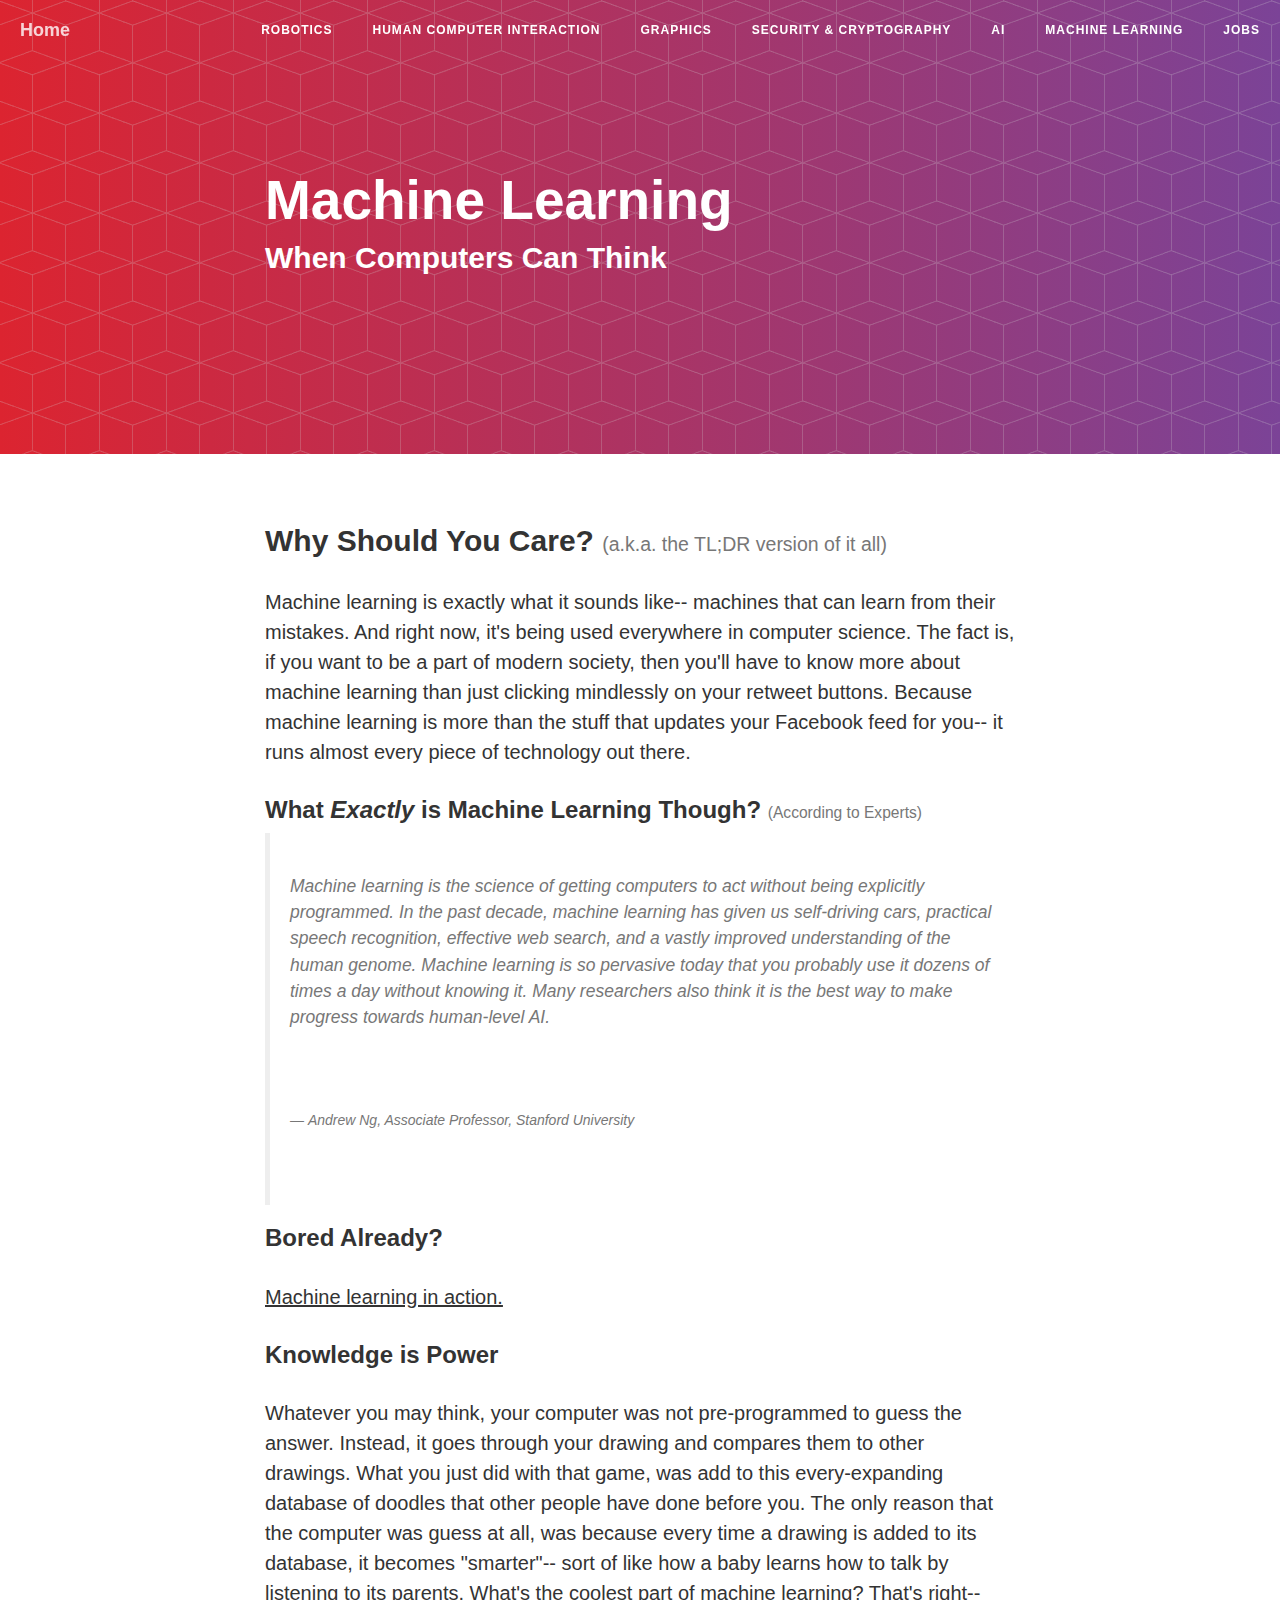
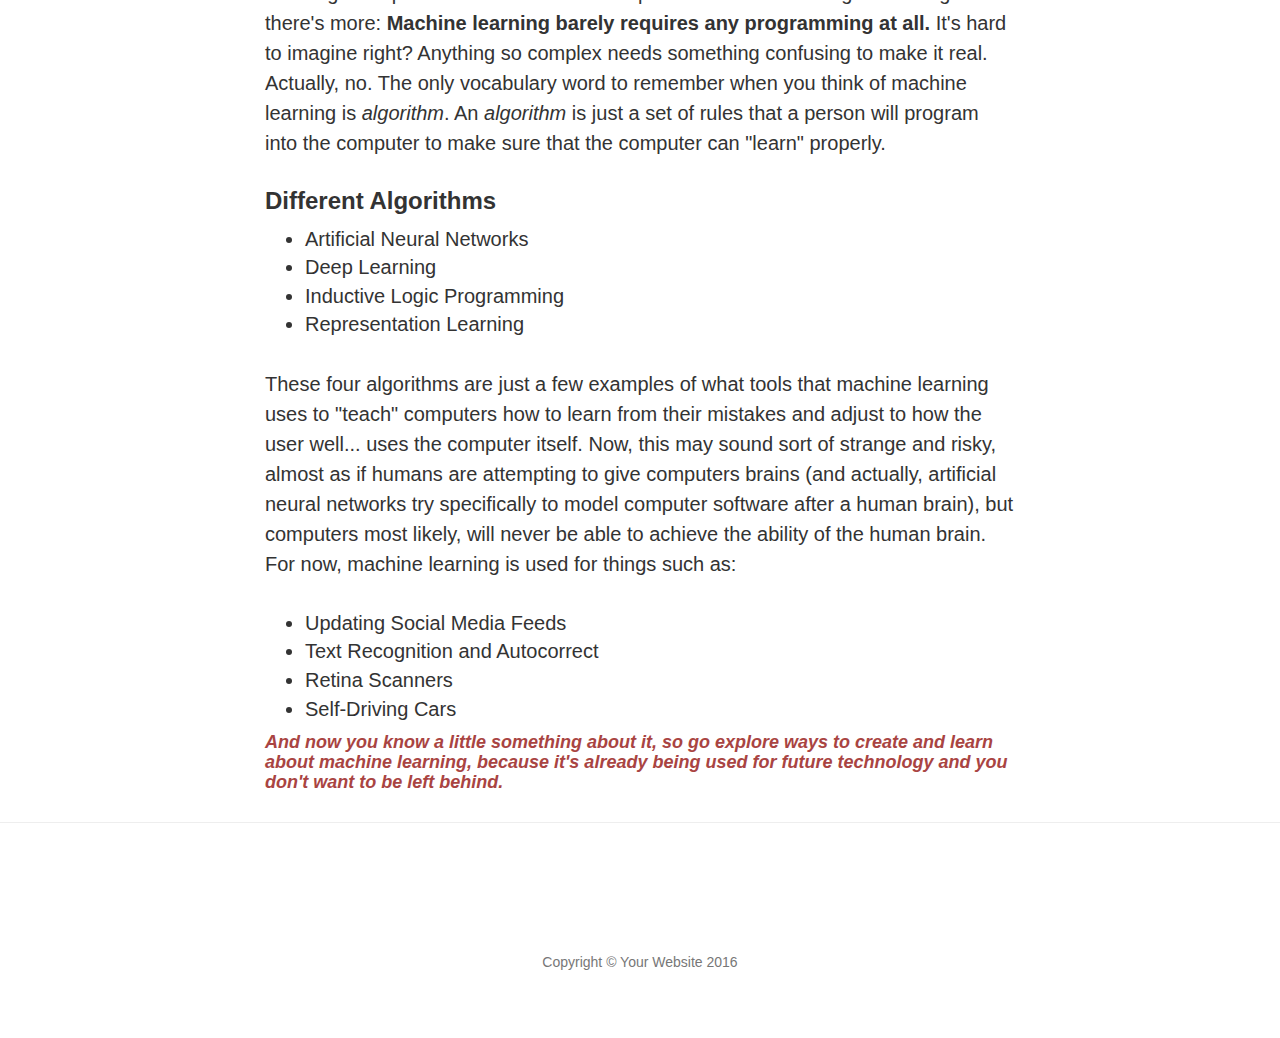
<file: machine_learning.html>
<!DOCTYPE html>
<html lang="en">

<head>

    <meta charset="utf-8">
    <meta http-equiv="X-UA-Compatible" content="IE=edge">
    <meta name="viewport" content="width=device-width, initial-scale=1">
    <meta name="description" content="">
    <meta name="author" content="">

    <title>Computer Science, Simplified</title>

    <!-- Bootstrap Core CSS -->
    <link href="vendor/bootstrap/css/bootstrap.min.css" rel="stylesheet">

    <link href="css/clean-blog.css" rel="stylesheet">
    <!-- Theme CSS -->
    <link href="css/clean-blog.min.css" rel="stylesheet">

    <!-- Custom Fonts -->
    <link href="https://fonts.googleapis.com/css?family=Lato" rel="stylesheet">

    <!-- HTML5 Shim and Respond.js IE8 support of HTML5 elements and media queries -->
    <!-- WARNING: Respond.js doesn't work if you view the page via file:// -->
    <!--[if lt IE 9]>
        <script src="https://oss.maxcdn.com/libs/html5shiv/3.7.0/html5shiv.js"></script>
        <script src="https://oss.maxcdn.com/libs/respond.js/1.4.2/respond.min.js"></script>
    <![endif]-->

</head>

<body>

    <!-- Navigation -->
    <nav class="navbar navbar-default navbar-custom navbar-fixed-top">
        <div class="container-fluid">
            <!-- Brand and toggle get grouped for better mobile display -->
            <div class="navbar-header page-scroll">
                <button type="button" class="navbar-toggle" data-toggle="collapse" data-target="#bs-example-navbar-collapse-1">
                    <span class="sr-only">Toggle navigation</span>
                    Menu <i class="fa fa-bars"></i>
                </button>
                <a class="navbar-brand" href="index.html">Home</a>
            </div>

            <!-- Collect the nav links, forms, and other content for toggling -->
            <div class="collapse navbar-collapse" id="bs-example-navbar-collapse-1">
                <ul class="nav navbar-nav navbar-right">
                    <li>
                        <a class="page-scroll" href="Robotics.html">Robotics</a>
                    </li>
                    <li>
                        <a class="page-scroll" href="HCI.html">Human Computer Interaction</a>
                    </li>
                    <li>
                        <a class="page-scroll" href="Computer_Graphics.html">Graphics</a>
                    </li>
		    <li>
		<a class="page-scroll" href="Computer_Security_and_Cryptography.html">Security & Cryptography</a>
		    </li>
		    <li>
			<a class="page-scroll" href="ai.html">AI</a>
		    </li>
		    <li>
			<a class="page-scroll" href="machine_learning.html">Machine Learning</a>
		    </li>
		    <li>
			<a class="page-scroll" href="Jobs.html">Jobs</a>
		    </li>
                </ul>
            </div>
            <!-- /.navbar-collapse -->
        </div>
        <!-- /.container -->
    </nav>

    <!-- Page Header -->
    <!-- Set your background image for this header on the line below. -->
  <header>
      <div class="intro-header">
          <div class="container">
              <div class="row">
                  <div class="col-lg-8 col-lg-offset-2 col-md-10 col-md-offset-1">
                      <div class="post-heading">
                        <h1>Machine Learning</h1>
                        <h2 class="subheading">When Computers Can Think</h2>
                      </div>
                  </div>
               </div>
            </div>
        </div>
    </header>

    <!-- Post Content -->
    <article>
        <div class="container">
            <div class="row">
                <div class="col-lg-8 col-lg-offset-2 col-md-10 col-md-offset-1">
                    <h2>Why Should You Care? <small>(a.k.a. the TL;DR version of it all)</small></h2>

                    <p>Machine learning is exactly what it sounds like-- machines that can learn from their mistakes. And right now, it's being used everywhere in computer science. The fact is, if you want to be a part of modern society, then you'll have to know more about machine learning than just clicking mindlessly on your retweet buttons. Because machine learning is more than the stuff that updates your Facebook feed for you-- it runs almost every piece of technology out there.</p>

                    <h3>What <i>Exactly</i> is Machine Learning Though? <small>(According to Experts)</small></h3>
                    <blockquote>
                      <p>Machine learning is the science of getting computers to act without
                      being explicitly programmed. In the past decade, machine learning has
                      given us self-driving cars, practical speech recognition, effective web
                      search, and a vastly improved understanding of the human genome. Machine
                      learning is so pervasive today that you probably use it dozens of times
                      a day without knowing it. Many researchers also think it is the best way
                      to make progress towards human-level AI.</p>
                      <footer>Andrew Ng, Associate Professor, Stanford University</footer>
                    </blockquote>

                    <h3>Bored Already?</h3>

                    <p><a href="https://quickdraw.withgoogle.com/"target="_blank">Machine learning in action.</a></p>

                    <h3>Knowledge is Power</h3>

                    <p>Whatever you may think, your
                      computer was not pre-programmed to guess the answer. Instead, it goes
                      through your drawing and compares them to other drawings. What you just
                      did with that game, was add to this every-expanding database of
                      doodles that other people have done before you. The only reason that the
                      computer was guess at all, was because every time a drawing is added to
                      its database, it becomes "smarter"-- sort of like how a baby learns
                      how to talk by listening to its parents. What's the coolest part of
                      machine learning? That's right-- there's more: <b>Machine learning
                      barely requires any programming at all.</b> It's hard to imagine right?
                      Anything so complex needs something confusing to make it real. Actually,
                      no. The only vocabulary word to remember when you think of machine learning is
                      <i>algorithm</i>. An <i>algorithm</i> is just a set of rules that
                      a person will program into the computer to make sure that the computer
                      can "learn" properly.</p>

                      <h3>Different Algorithms</h3>

                        <ul>
                          <li>Artificial Neural Networks</li>
                          <li>Deep Learning</li>
                          <li>Inductive Logic Programming</li>
                          <li>Representation Learning</li>
                        </ul>

                        <p>These four algorithms are just a few examples of what tools that
                          machine learning uses to "teach" computers how to learn from their mistakes
                          and adjust to how the user well... uses the computer itself. Now, this
                          may sound sort of strange and risky, almost as if humans are attempting
                          to give computers brains (and actually, artificial neural networks try
                          specifically to model computer software after a human brain), but computers
                          most likely, will never be able to achieve the ability of the human brain.
                          For now, machine learning is used for things such as:</p>

                          <ul>
                            <li>Updating Social Media Feeds</li>
                            <li>Text Recognition and Autocorrect</li>
                            <li>Retina Scanners</li>
                            <li>Self-Driving Cars</li>
                          </ul>

                        <h4 class="text-danger"><i>And now you know a little something about it, so go explore ways to create
                          and learn about machine learning, because it's already being used for future
                          technology and you don't want to be left behind.</i></h4>
            </div>
        </div>
    </article>

    <hr>

    <!-- Footer -->
    <footer>
        <div class="container">
            <div class="row">
                <div class="col-lg-8 col-lg-offset-2 col-md-10 col-md-offset-1">
                    <ul class="list-inline text-center">
                        <li>
                            <a href="#">
                                <span class="fa-stack fa-lg">
                                    <i class="fa fa-circle fa-stack-2x"></i>
                                    <i class="fa fa-twitter fa-stack-1x fa-inverse"></i>
                                </span>
                            </a>
                        </li>
                        <li>
                            <a href="#">
                                <span class="fa-stack fa-lg">
                                    <i class="fa fa-circle fa-stack-2x"></i>
                                    <i class="fa fa-facebook fa-stack-1x fa-inverse"></i>
                                </span>
                            </a>
                        </li>
                        <li>
                            <a href="#">
                                <span class="fa-stack fa-lg">
                                    <i class="fa fa-circle fa-stack-2x"></i>
                                    <i class="fa fa-github fa-stack-1x fa-inverse"></i>
                                </span>
                            </a>
                        </li>
                    </ul>
                    <p class="copyright text-muted">Copyright &copy; Your Website 2016</p>
                </div>
            </div>
        </div>
    </footer>

    <!-- jQuery -->
    <script src="vendor/jquery/jquery.min.js"></script>

    <!-- Bootstrap Core JavaScript -->
    <script src="vendor/bootstrap/js/bootstrap.min.js"></script>

    <!-- Contact Form JavaScript -->
    <script src="js/jqBootstrapValidation.js"></script>
    <script src="js/contact_me.js"></script>

    <!-- Theme JavaScript -->
    <script src="js/clean-blog.min.js"></script>

</body>

</html>
</file>
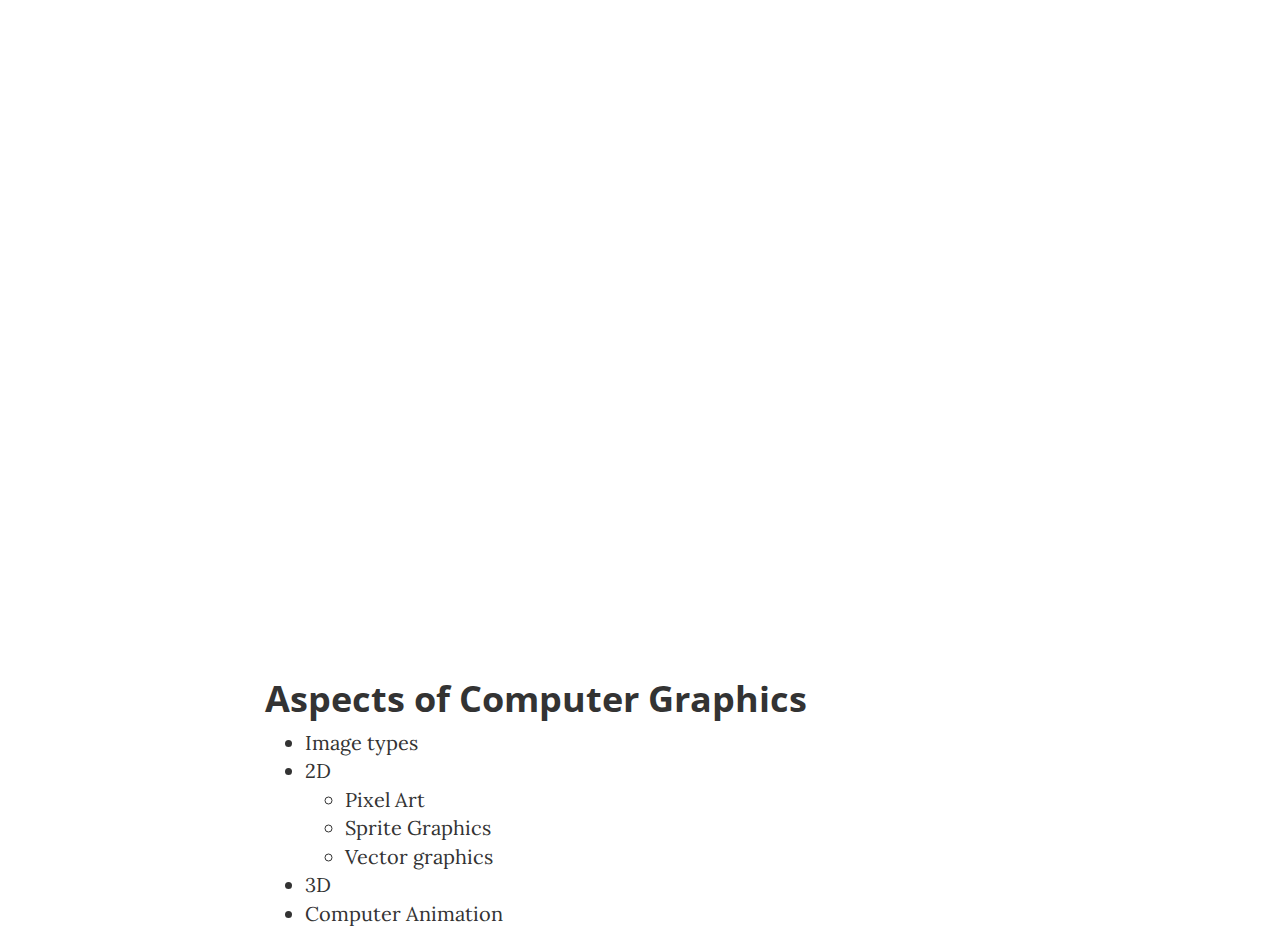
<file: post.html>
<!DOCTYPE html>
<html lang="en">

<head>

    <meta charset="utf-8">
    <meta http-equiv="X-UA-Compatible" content="IE=edge">
    <meta name="viewport" content="width=device-width, initial-scale=1">
    <meta name="description" content="">
    <meta name="author" content="">

    <title>Computer Graphics Homepage</title>

    <!-- Bootstrap Core CSS -->
    <link href="vendor/bootstrap/css/bootstrap.min.css" rel="stylesheet">

    <!-- Theme CSS -->
    <link href="css/clean-blog.min.css" rel="stylesheet">
    <link href="css/clean-blog.css" rel="stylesheet">

    <!-- Custom Fonts -->
    <link href="vendor/font-awesome/css/font-awesome.min.css" rel="stylesheet" type="text/css">
    <link href='https://fonts.googleapis.com/css?family=Lora:400,700,400italic,700italic' rel='stylesheet' type='text/css'>
    <link href='https://fonts.googleapis.com/css?family=Open+Sans:300italic,400italic,600italic,700italic,800italic,400,300,600,700,800' rel='stylesheet' type='text/css'>

    <!-- HTML5 Shim and Respond.js IE8 support of HTML5 elements and media queries -->
    <!-- WARNING: Respond.js doesn't work if you view the page via file:// -->
    <!--[if lt IE 9]>
        <script src="https://oss.maxcdn.com/libs/html5shiv/3.7.0/html5shiv.js"></script>
        <script src="https://oss.maxcdn.com/libs/respond.js/1.4.2/respond.min.js"></script>
    <![endif]-->

</head>

<body>

    <!-- Navigation -->
    <nav class="navbar navbar-default navbar-custom navbar-fixed-top">
        <div class="container-fluid">
            <!-- Brand and toggle get grouped for better mobile display -->
            <div class="navbar-header page-scroll">
                <button type="button" class="navbar-toggle" data-toggle="collapse" data-target="#bs-example-navbar-collapse-1">
                    <span class="sr-only">Toggle navigation</span>
                    Menu <i class="fa fa-bars"></i>
                </button>

            </div>

            <!-- Collect the nav links, forms, and other content for toggling -->
            <div class="collapse navbar-collapse" id="bs-example-navbar-collapse-1">
                <ul class="nav navbar-nav navbar-right">
                    <li>
                        <a href="index.html">Home</a>
                    </li>
                    <li>
                        <a href="about.html">About</a>
                    </li>
                    <li>
                        <a href="post.html">Other Areas of Computer Science</a>
                    </li>
                    <li>
                        <a href="contact.html">Contact</a>
                    </li>
                </ul>
            </div>
            <!-- /.navbar-collapse -->
        </div>
        <!-- /.container -->
    </nav>

    <!-- Page Header -->
    <!-- Set your background image for this header on the line below. -->
    <header class="intro-header" style="background-image: url('https://www.goethe.de/resources/files/jpg334/iStock_000013420232XSmall-c-Natalia_Silych.jpg')">
        <div class="container">
            <div class="row">
                <div class="col-lg-8 col-lg-offset-2 col-md-10 col-md-offset-1">
                    <div class="post-heading">
                        <h1>The World of Computer Animations</h1>
                        <h2 class="subheading">Apply your knowledge about computer animations to the real world!</h2>
                        <span class="meta">Posted by <a href="#">Soumya Kakarlapudi in The Field of Computer Science </a></span>
                    </div>
                </div>
            </div>
        </div>
    </header>

    <!-- Post Content -->
    <article>
        <div class="container">
            <div class="row">
                <div class="col-lg-8 col-lg-offset-2 col-md-10 col-md-offset-1">
                
                    <h2 class="section-heading">Aspects of Computer Graphics</h2>

                    <ul>
<li><a href="imagetypespost.html"target="blank">Image types</a></li>
	<li><a href="twodimensionalpost.html"target="blank">2D</a></li>
       <ul>  <li><a href="pixelpost.html"target="blank">Pixel Art</a></li>
        <li><a href="spritepost.html"target="blank">Sprite Graphics</a></li>
        	<li><a href="vectorpost.html"target="blank">Vector graphics</a></li>
        	</ul>
       	<li><a href="threedimensionalpost.html"target="blank">3D</a></li>
        <li><a href="computeranimationspost.html"target="blank">Computer Animation</a></li>
  




    

    <!-- jQuery -->
    <script src="vendor/jquery/jquery.min.js"></script>

    <!-- Bootstrap Core JavaScript -->
    <script src="vendor/bootstrap/js/bootstrap.min.js"></script>

    <!-- Contact Form JavaScript -->
    <script src="js/jqBootstrapValidation.js"></script>
    <script src="js/contact_me.js"></script>

    <!-- Theme JavaScript -->
    <script src="js/clean-blog.min.js"></script>

</body>

</html>
</file>
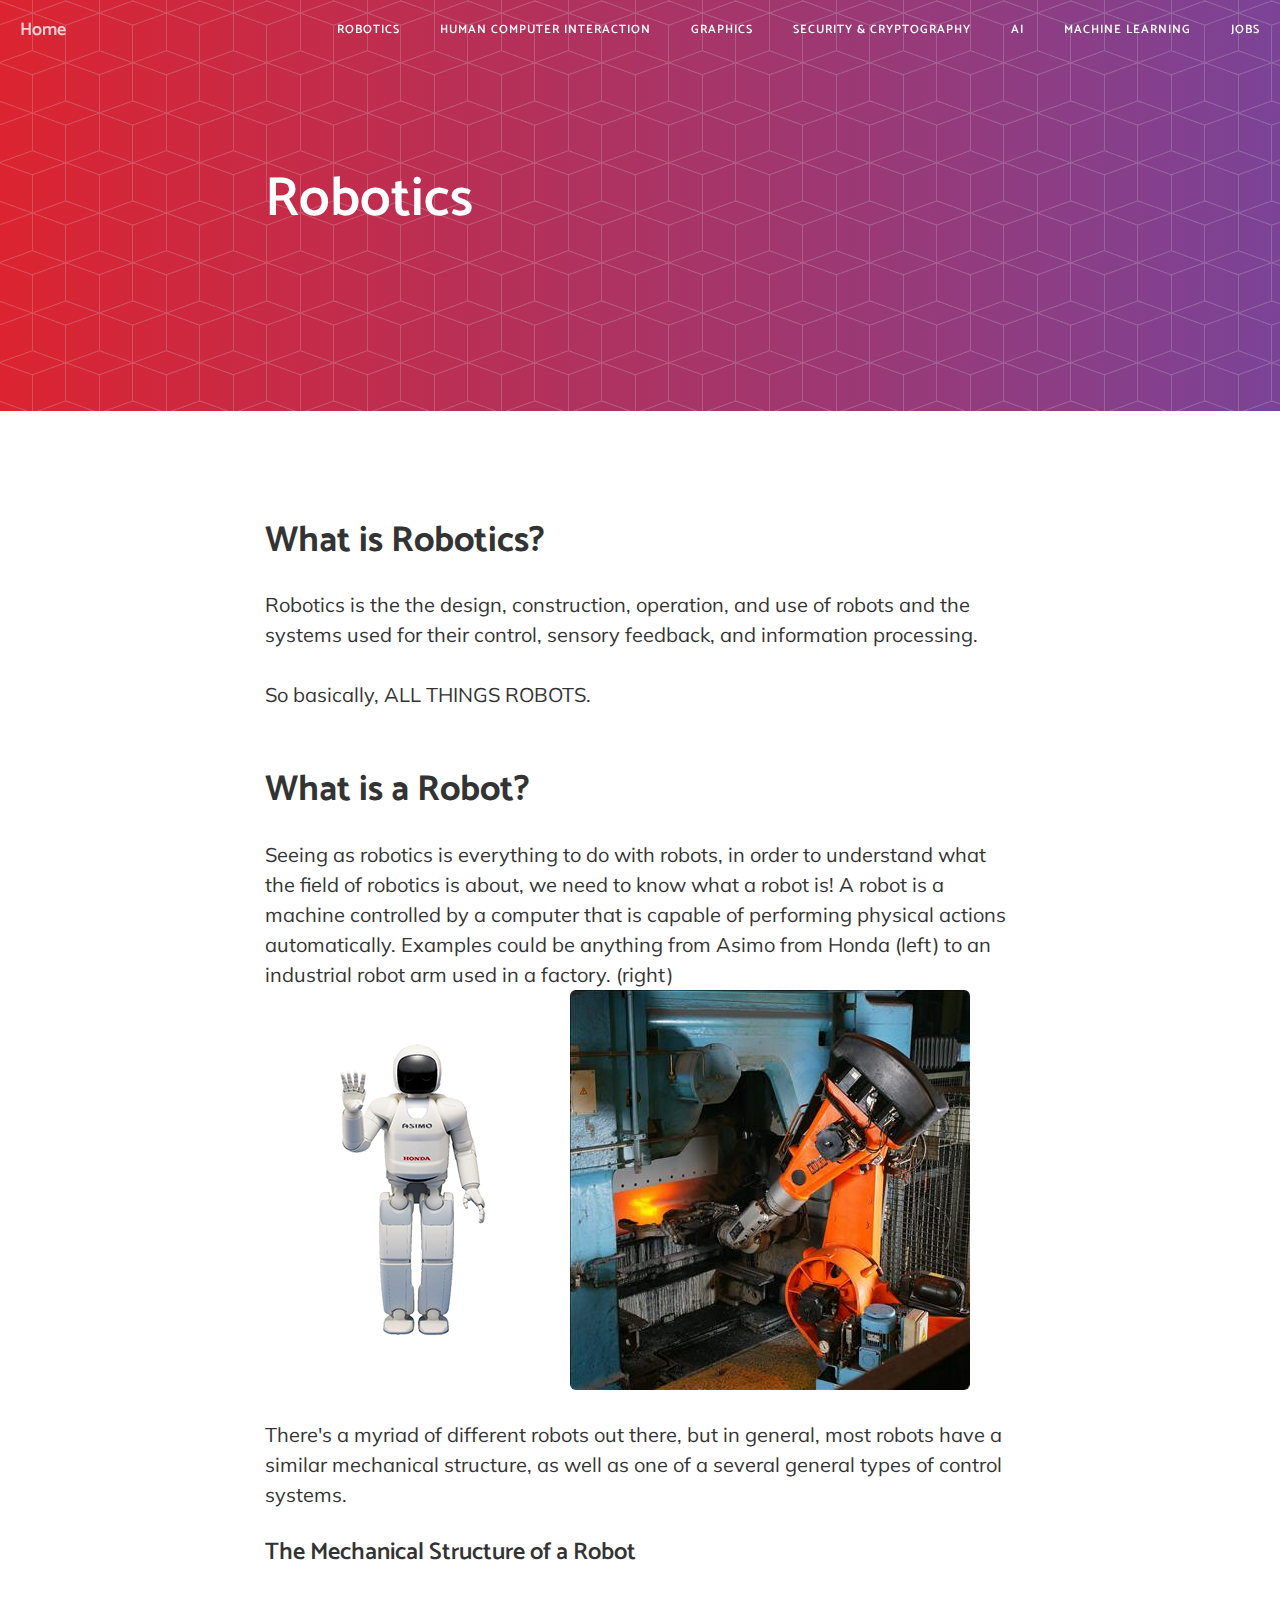
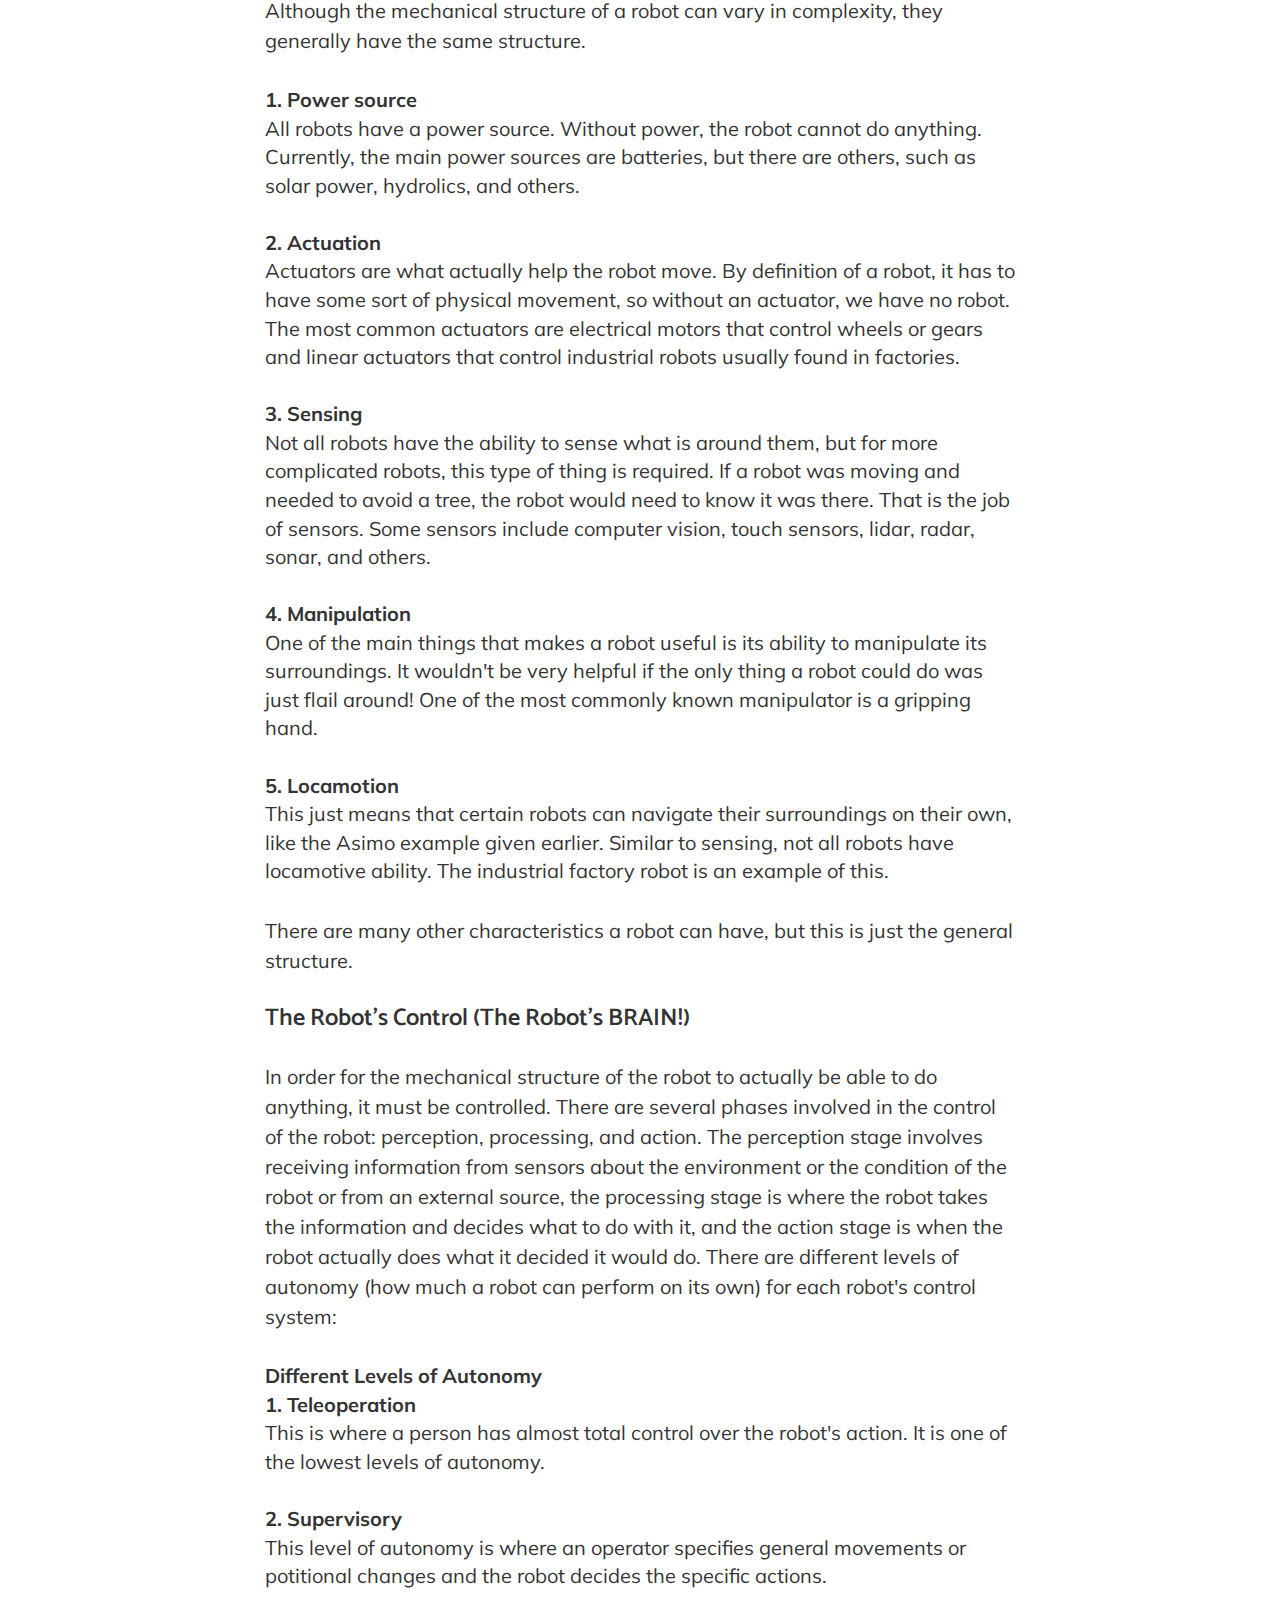
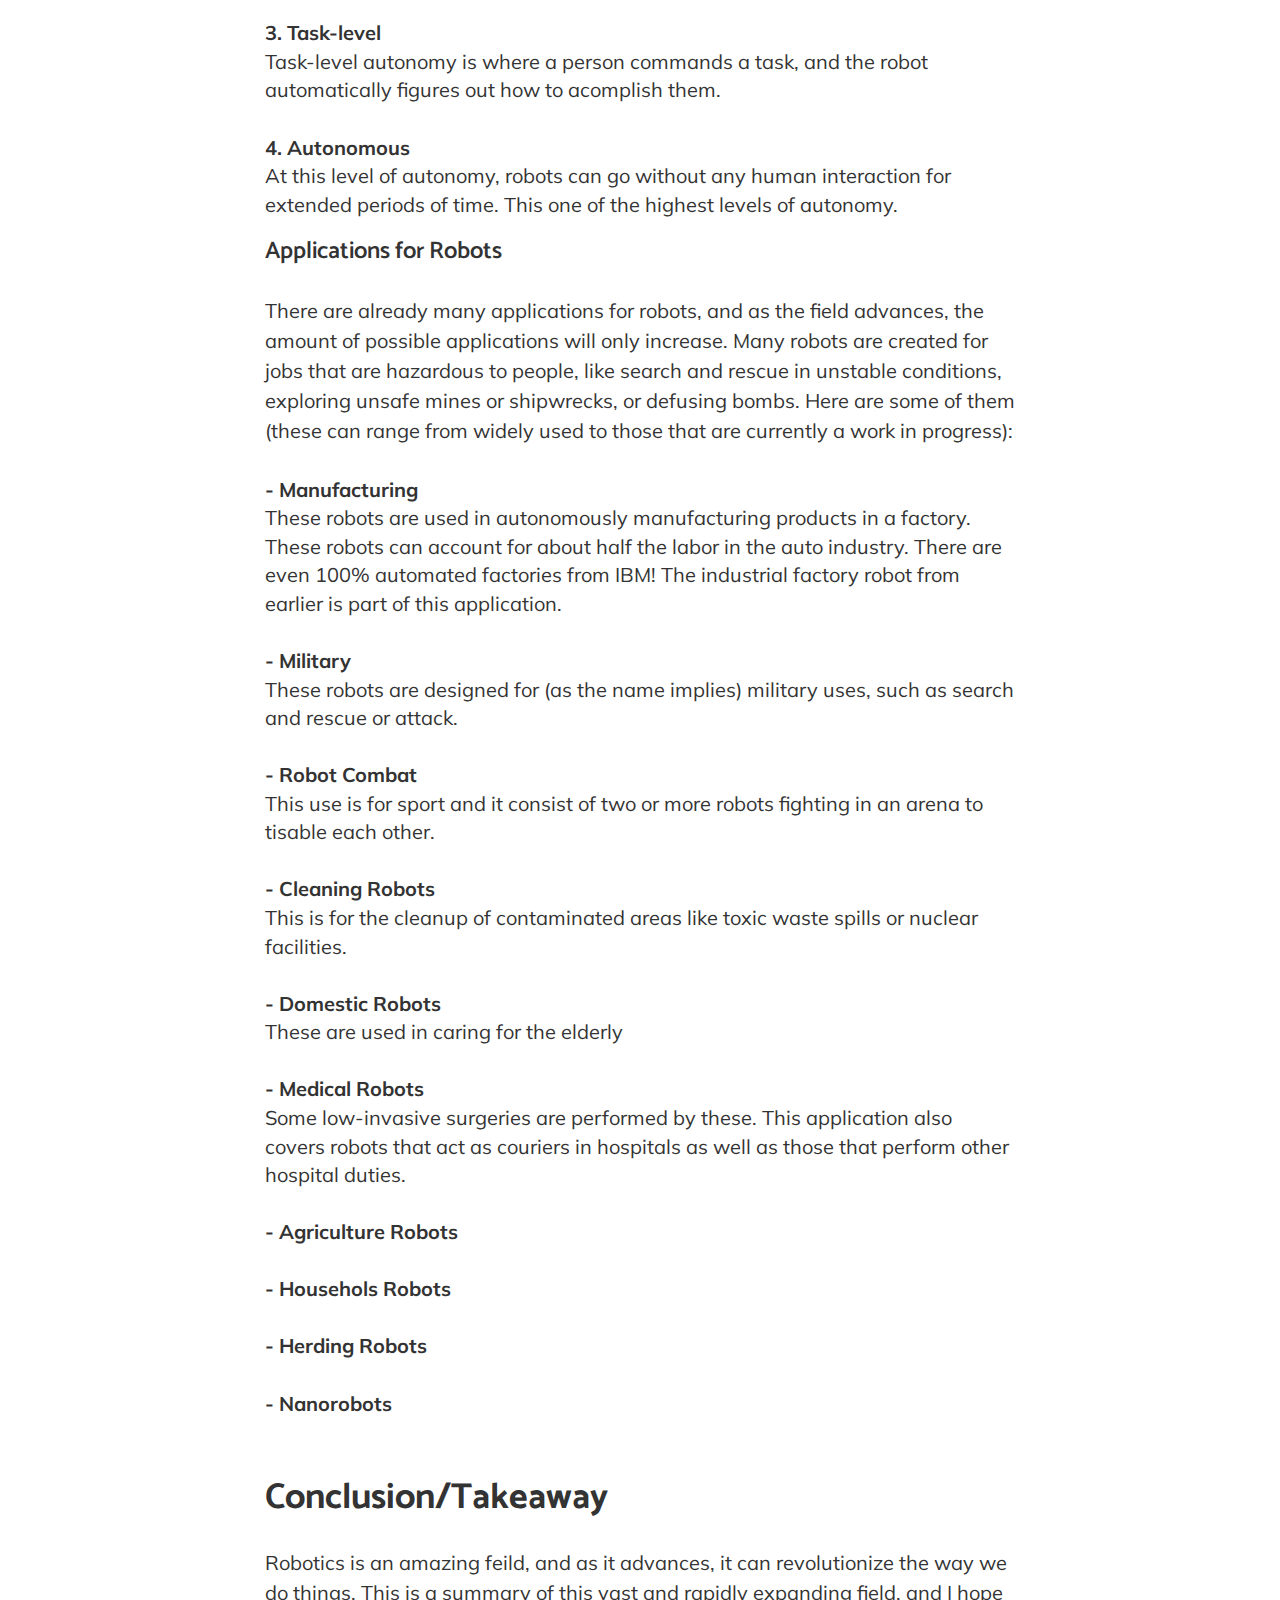
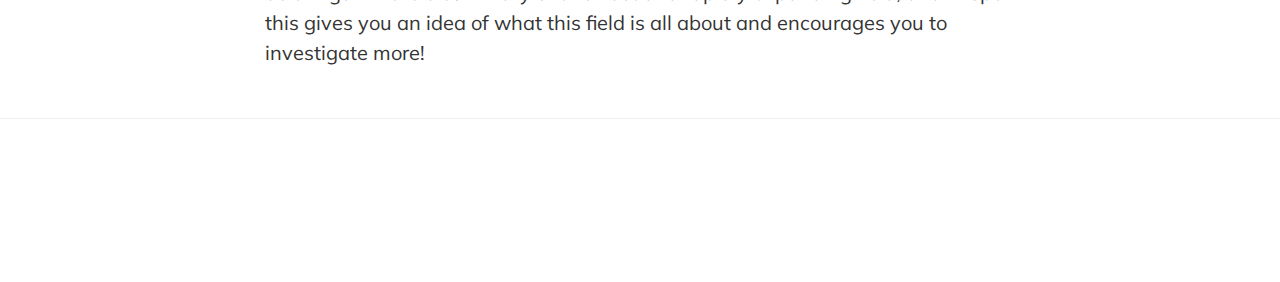
<file: Robotics.html>
<!DOCTYPE html>
<html lang="en">

<head>

    <meta charset="utf-8">
    <meta http-equiv="X-UA-Compatible" content="IE=edge">
    <meta name="viewport" content="width=device-width, initial-scale=1">
    <meta name="description" content="">
    <meta name="author" content="">

    <title>Computer Science, Simplified</title>

    <!-- Bootstrap Core CSS -->
    <link href="vendor/bootstrap/css/bootstrap.min.css" rel="stylesheet">

    <!-- Theme CSS -->
    <link href="css/clean-blog.min.css" rel="stylesheet">

    <!-- Custom Fonts -->
       <link href="https://fonts.googleapis.com/css?family=Lato" rel="stylesheet">
    <link href="https://fonts.googleapis.com/css?family=Catamaran:100,200,300,400,500,600,700,800,900" rel="stylesheet">
    <link href="https://fonts.googleapis.com/css?family=Muli" rel="stylesheet">

    <!-- HTML5 Shim and Respond.js IE8 support of HTML5 elements and media queries -->
    <!-- WARNING: Respond.js doesn't work if you view the page via file:// -->
    <!--[if lt IE 9]>
        <script src="https://oss.maxcdn.com/libs/html5shiv/3.7.0/html5shiv.js"></script>
        <script src="https://oss.maxcdn.com/libs/respond.js/1.4.2/respond.min.js"></script>
    <![endif]-->

</head>

<body>

    <!-- Navigation -->
    <nav class="navbar navbar-default navbar-custom navbar-fixed-top">
        <div class="container-fluid">
            <!-- Brand and toggle get grouped for better mobile display -->
            <div class="navbar-header page-scroll">
                <button type="button" class="navbar-toggle" data-toggle="collapse" data-target="#bs-example-navbar-collapse-1">
                    <span class="sr-only">Toggle navigation</span>
                    Menu <i class="fa fa-bars"></i>
                </button>
                <a class="navbar-brand" href="index.html">Home</a>
            </div>

            <!-- Collect the nav links, forms, and other content for toggling -->
            <div class="collapse navbar-collapse" id="bs-example-navbar-collapse-1">
                <ul class="nav navbar-nav navbar-right">
                    <li>
                        <a class="page-scroll" href="Robotics.html">Robotics</a>
                    </li>
                    <li>
                        <a class="page-scroll" href="HCI.html">Human Computer Interaction</a>
                    </li>
                    <li>
                        <a class="page-scroll" href="Computer_Graphics.html">Graphics</a>
                    </li>
		    <li>
		<a class="page-scroll" href="Computer_Security_and_Cryptography.html">Security & Cryptography</a>
		    </li>
		    <li>
			<a class="page-scroll" href="ai.html">AI</a>
		    </li>
		    <li>
			<a class="page-scroll" href="machine_learning.html">Machine Learning</a>
		    </li>
		    <li>
			<a class="page-scroll" href="Jobs.html">Jobs</a>
		    </li>
                </ul>
                </ul>
            </div>
            <!-- /.navbar-collapse -->
        </div>
        <!-- /.container -->
    </nav>

    <!-- Page Header -->
    <!-- Set your background image for this header on the line below. -->
 <header>
      <div class="intro-header">
          <div class="container">
              <div class="row">
                  <div class="col-lg-8 col-lg-offset-2 col-md-10 col-md-offset-1">
                      <div class="post-heading">
                        <h1>Robotics</h1>
                        <h2 class="subheading"></h2>
                    </div>
                </div>
            </div>
        </div>
    </header>

    <!-- Post Content -->
    <article>
        <div class="container">
            <div class="row">
                <div class="col-lg-8 col-lg-offset-2 col-md-10 col-md-offset-1">
					<h2 class="section-heading">What is Robotics?</h2>
                    <p>Robotics is the the design, construction, operation, and use of robots and the systems used for their control, sensory feedback, and 
					information processing.</p>
					<p>So basically, ALL THINGS ROBOTS.</p>
					
                    <h2 class="section-heading">What is a Robot?</h2>
					<p>Seeing as robotics is everything to do with robots, in order to understand what the field of robotics is about, we need to know what a 
					robot is! A robot is a machine controlled by a computer that is capable of performing physical actions automatically. Examples could be 
					anything from Asimo from Honda (left) to an industrial robot arm used in a factory. (right)
					<br>

					<img src="img/Honda_ASIMO.png" class="img-rounded" class="img-responsive" alt="A humanoid robot">
					<img src="img/Industrial_Factory_Robot.jpg" class="img-rounded" class="img-responsive" alt="A robotic arm working in a foundary">

					<p>There's a myriad of different robots out there, but in general, most robots have a similar mechanical structure, as well as one of a
					several general types of control systems.</p>
					<h3>The Mechanical Structure of a Robot</h3>
						<p>Although the mechanical structure of a robot can vary in complexity, they generally have the same structure. </p>
							<dl>
								<dt>1. Power source</dt>
									<dd>All robots have a power source. Without power, the robot cannot do anything. Currently, the main power sources are batteries, 
									but there are others, such as solar power, hydrolics, and others.</dd>
								<br>
								<dt>2. Actuation</dt>
									<dd>Actuators are what actually help the robot move. By definition of a robot, it has to have some sort of physical movement, so 
									without an actuator, we have no robot. The most common actuators are electrical motors that control wheels or gears and linear 
									actuators that control industrial robots usually found in factories.</dd>
								<br>
								<dt>3. Sensing</dt>
									<dd>Not all robots have the ability to sense what is around them, but for more complicated robots, this type of thing is required.
									If a robot was moving and needed to avoid a tree, the robot would need to know it was there. That is the job of sensors. Some
									sensors include computer vision, touch sensors, lidar, radar, sonar, and others.</dd>
								<br>
								<dt>4. Manipulation</dt>
									<dd>One of the main things that makes a robot useful is its ability to manipulate its surroundings. It wouldn't be very helpful 
									if the only thing a robot could do was just flail around! One of the most commonly known manipulator is a gripping hand.</dd>
								<br>
								<dt>5. Locamotion</dt>
									<dd>This just means that certain robots can navigate their surroundings on their own, like the Asimo example given earlier. 
									Similar to sensing, not all robots have locamotive ability. The industrial factory robot is an example of this.</dd>
							</dl>
						<p>There are many other characteristics a robot can have, but this is just the general structure.</p>
						<h3>The Robot's Control (The Robot's BRAIN!)</h3>
						<p>In order for the mechanical structure of the robot to actually be able to do anything, it must be controlled. There are several phases 
						involved in the control of the robot: perception, processing, and action. The perception stage involves receiving information from sensors
						 about the environment or the condition of the robot or from an external source, the processing stage is where the robot takes the information
						 and decides what to do with it, and the action stage is when the robot actually does what it decided it would do. There are different levels
						 of autonomy (how much a robot can perform on its own) for each robot's control system:</p>
							
							<dl><b>Different Levels of Autonomy</b>
								<br>
								<dt>1. Teleoperation</dt>
									<dd>This is where a person has almost total control over the robot's action. It is one of the lowest levels of autonomy.</dd>
								<br>
								<dt>2. Supervisory</dt>
									<dd> This level of autonomy is where an operator specifies general movements or potitional changes and the robot decides
									the specific actions.</dd>
								<br>
								<dt>3. Task-level</dt>
									<dd> Task-level autonomy is where a person commands a task, and the robot automatically figures out how to acomplish them.</dd>
								<br>
								<dt>4. Autonomous</dt>
									<dd>At this level of autonomy, robots can go without any human interaction for extended periods of time. This one of the 
									highest levels of autonomy.</dd>
							</dl>

						<h3>Applications for Robots</h3>
						<p>There are already many applications for robots, and as the field advances, the amount of possible applications will only increase. Many 
						robots are created for jobs that are hazardous to people, like search and rescue in unstable conditions, exploring unsafe mines or shipwrecks,
						 or defusing bombs. Here are some of them (these can range from widely used to those that are currently a work in progress):</p>
							<dl>
								<dt>- Manufacturing</dt>
									<dd>These robots are used in autonomously manufacturing products in a factory. These robots can account for about half the labor 
									in the auto industry. There are even 100% automated factories from IBM! The industrial factory robot from earlier is part of this 
									application.</dd>
								<br>
								<dt>- Military</dt>
									<dd>These robots are designed for (as the name implies) military uses, such as search and rescue or attack. </dd>
								<br>
								<dt>- Robot Combat</dt>
									<dd>This use is for sport and it consist of two or more robots fighting in an arena to tisable each other.</dd>
								<br>
								<dt>- Cleaning Robots</dt>
									<dd>This is for the cleanup of contaminated areas like toxic waste spills or nuclear facilities.</dd>
								<br>
								<dt>- Domestic Robots</dt>
									<dd>These are used in caring for the elderly</dd>
								<br>
								<dt>- Medical Robots</dt>
									<dd>Some low-invasive surgeries are performed by these. This application also covers robots that act as couriers in hospitals as
									well as those that perform other hospital duties.</dd>
								<br>
								<dt>- Agriculture Robots</dt>
								<br>
								<dt>- Househols Robots</dt>
								<br>
								<dt>- Herding Robots</dt>
								<br>
								<dt>- Nanorobots</dt>
					<h2 class="section-heading">Conclusion/Takeaway</h2>
					<p>Robotics is an amazing feild, and as it advances, it can revolutionize the way we do things. This is a summary of this vast and rapidly 
					expanding field, and I hope this gives you an idea of what this field is all about and encourages you to investigate more!</p>
                </div>
            </div>
        </div>
    </article>

    <hr>

    <!-- Footer -->
    <footer>
        <div class="container">
            <div class="row">
                <div class="col-lg-8 col-lg-offset-2 col-md-10 col-md-offset-1">
                    <ul class="list-inline text-center">
                        <li>
                            <a href="#">
                                <span class="fa-stack fa-lg">
                                    <i class="fa fa-circle fa-stack-2x"></i>
                                    <i class="fa fa-twitter fa-stack-1x fa-inverse"></i>
                                </span>
                            </a>
                        </li>
                        <li>
                            <a href="#">
                                <span class="fa-stack fa-lg">
                                    <i class="fa fa-circle fa-stack-2x"></i>
                                    <i class="fa fa-facebook fa-stack-1x fa-inverse"></i>
                                </span>
                            </a>
                        </li>
                        <li>
                            <a href="#">
                                <span class="fa-stack fa-lg">
                                    <i class="fa fa-circle fa-stack-2x"></i>
                                    <i class="fa fa-github fa-stack-1x fa-inverse"></i>
                                </span>
                            </a>
                        </li>
                    </ul>
                    </div>
            </div>
        </div>
    </footer>

    <!-- jQuery -->
    <script src="vendor/jquery/jquery.min.js"></script>

    <!-- Bootstrap Core JavaScript -->
    <script src="vendor/bootstrap/js/bootstrap.min.js"></script>

    <!-- Contact Form JavaScript -->
    <script src="js/jqBootstrapValidation.js"></script>
    <script src="js/contact_me.js"></script>

    <!-- Theme JavaScript -->
    <script src="js/clean-blog.min.js"></script>

</body>

</html>
</file>
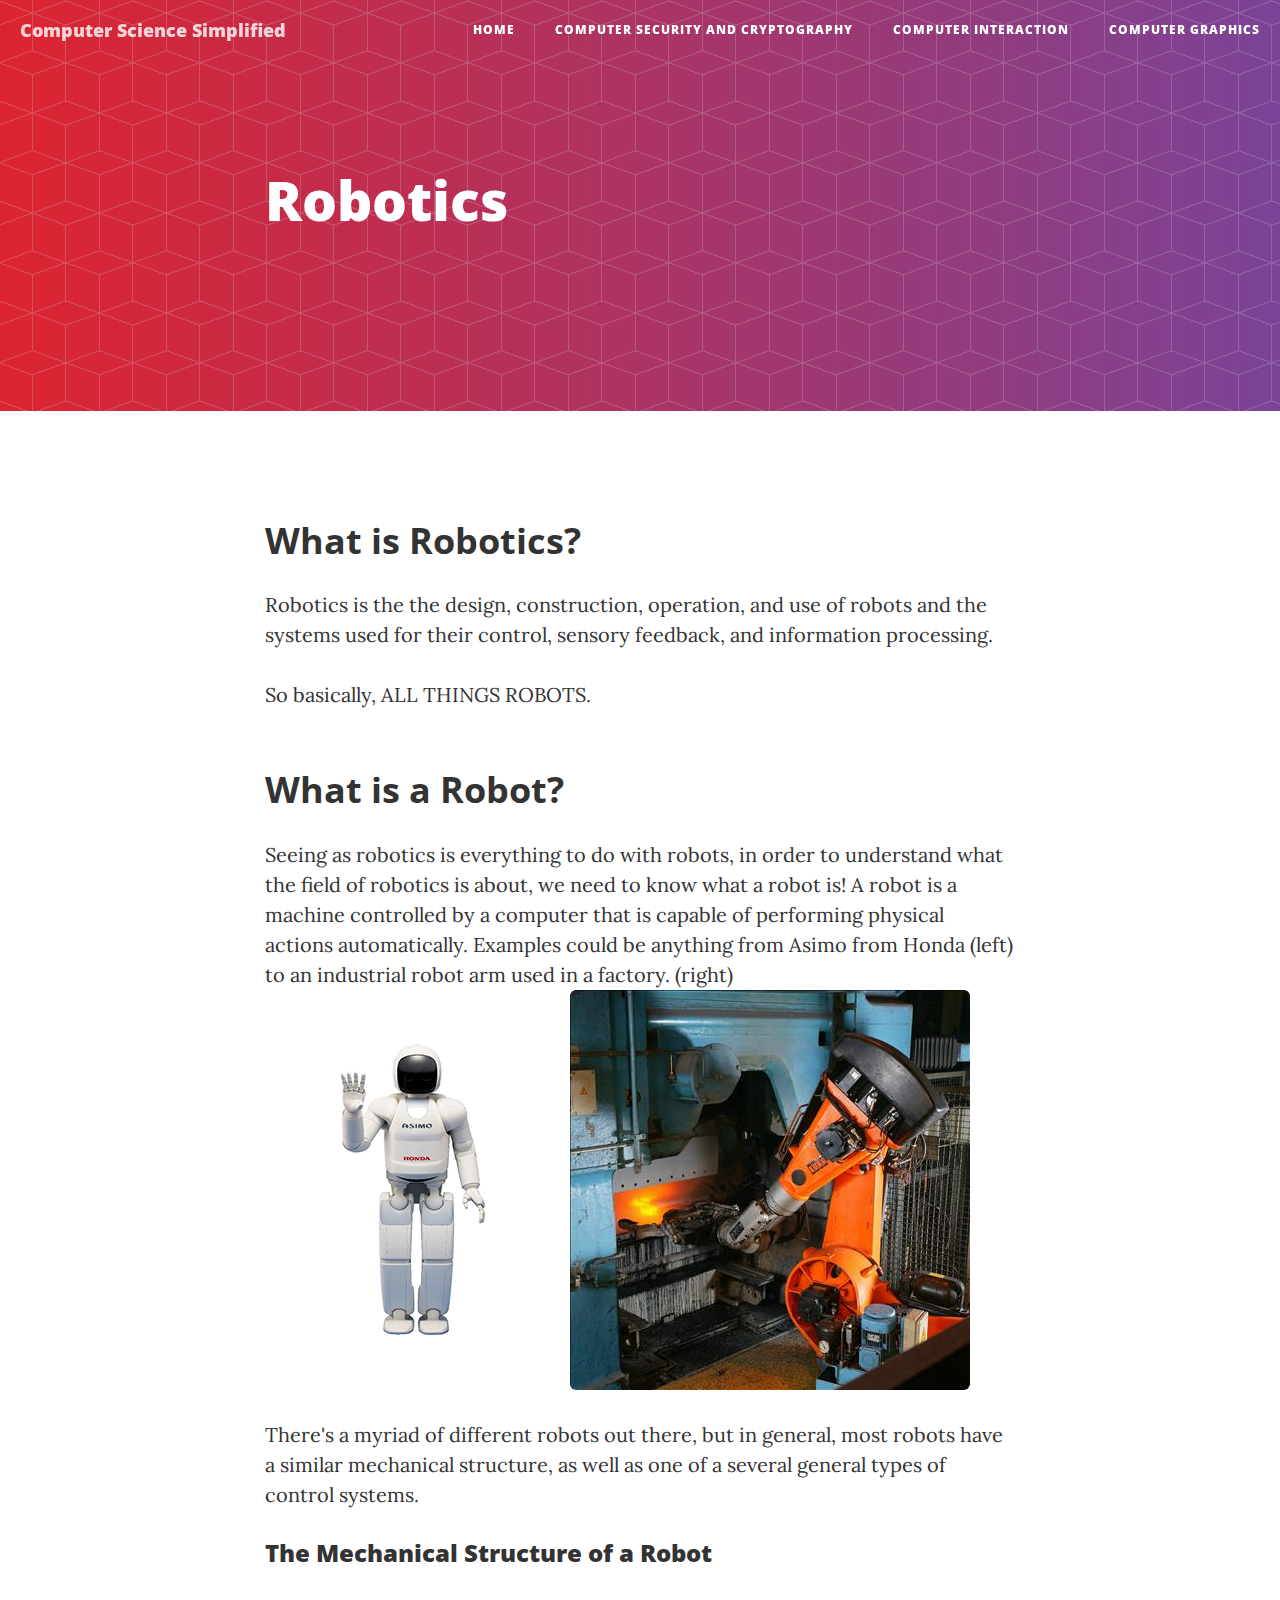
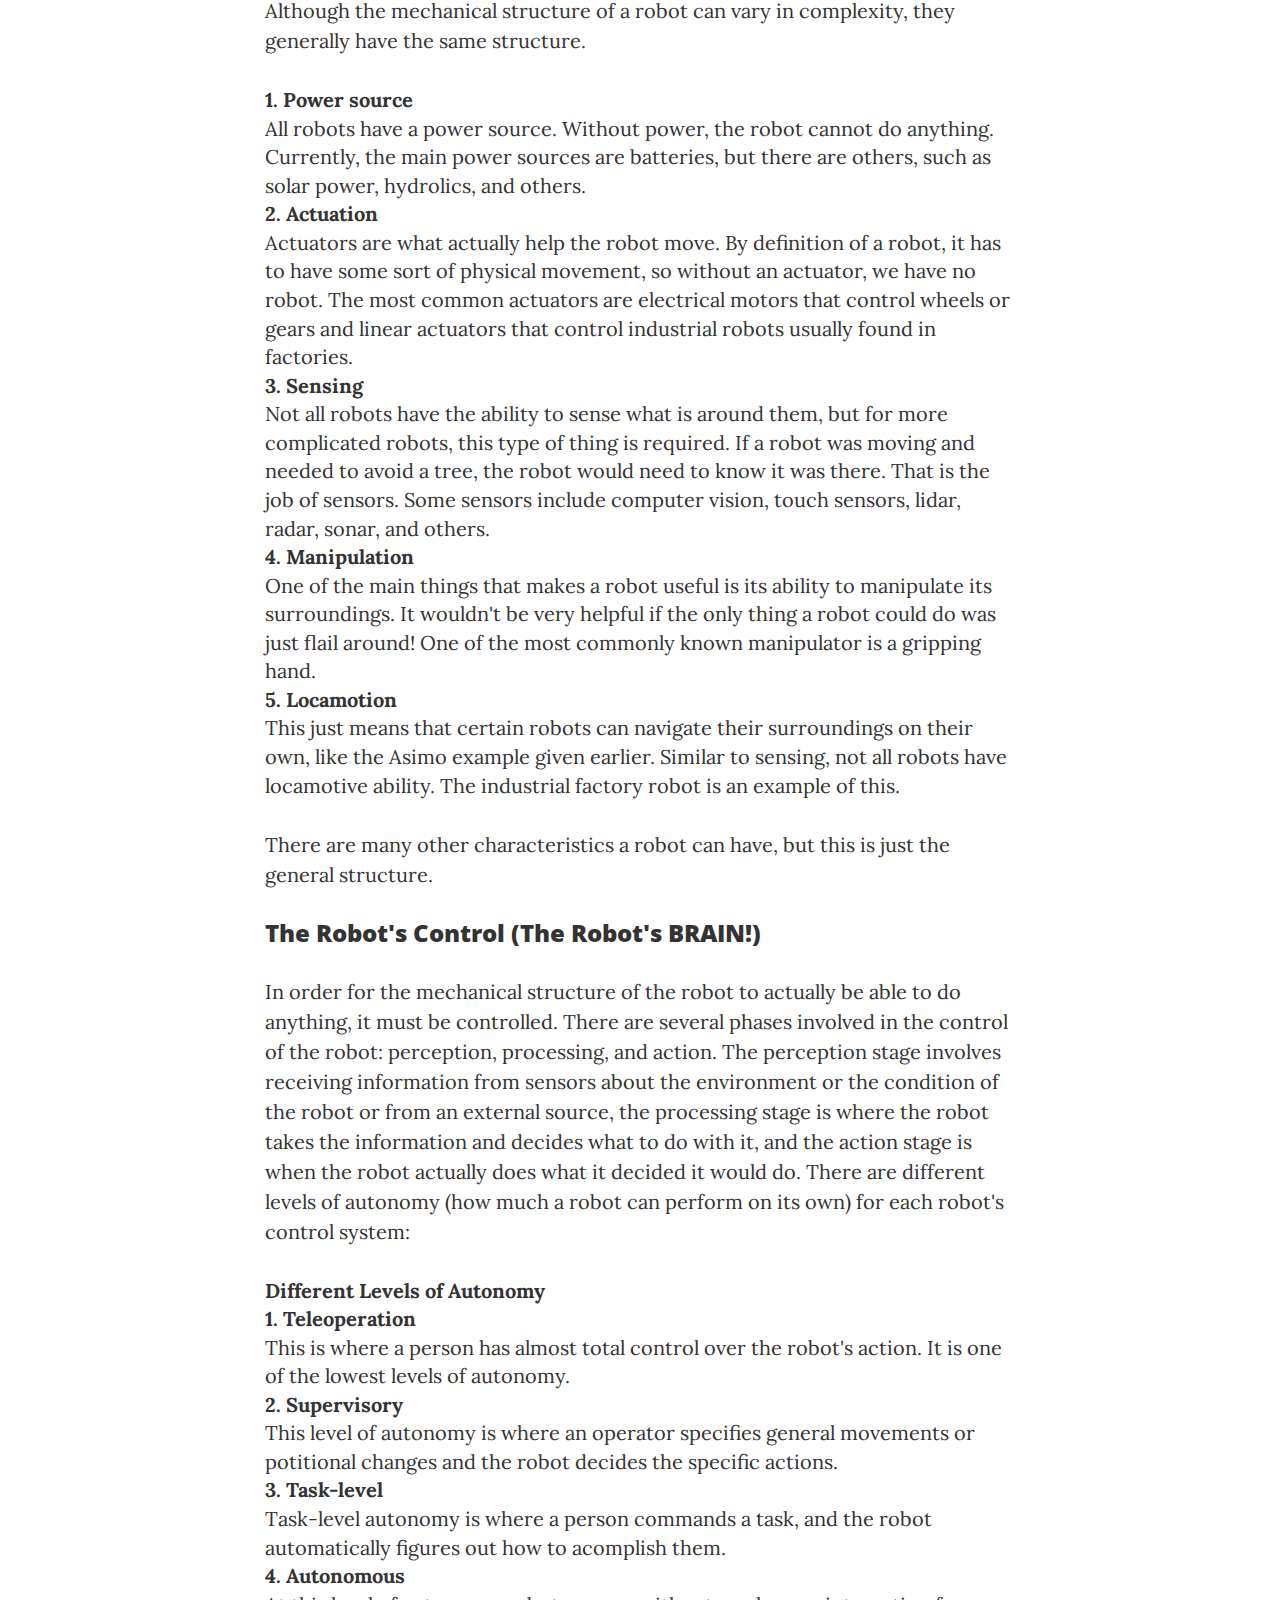
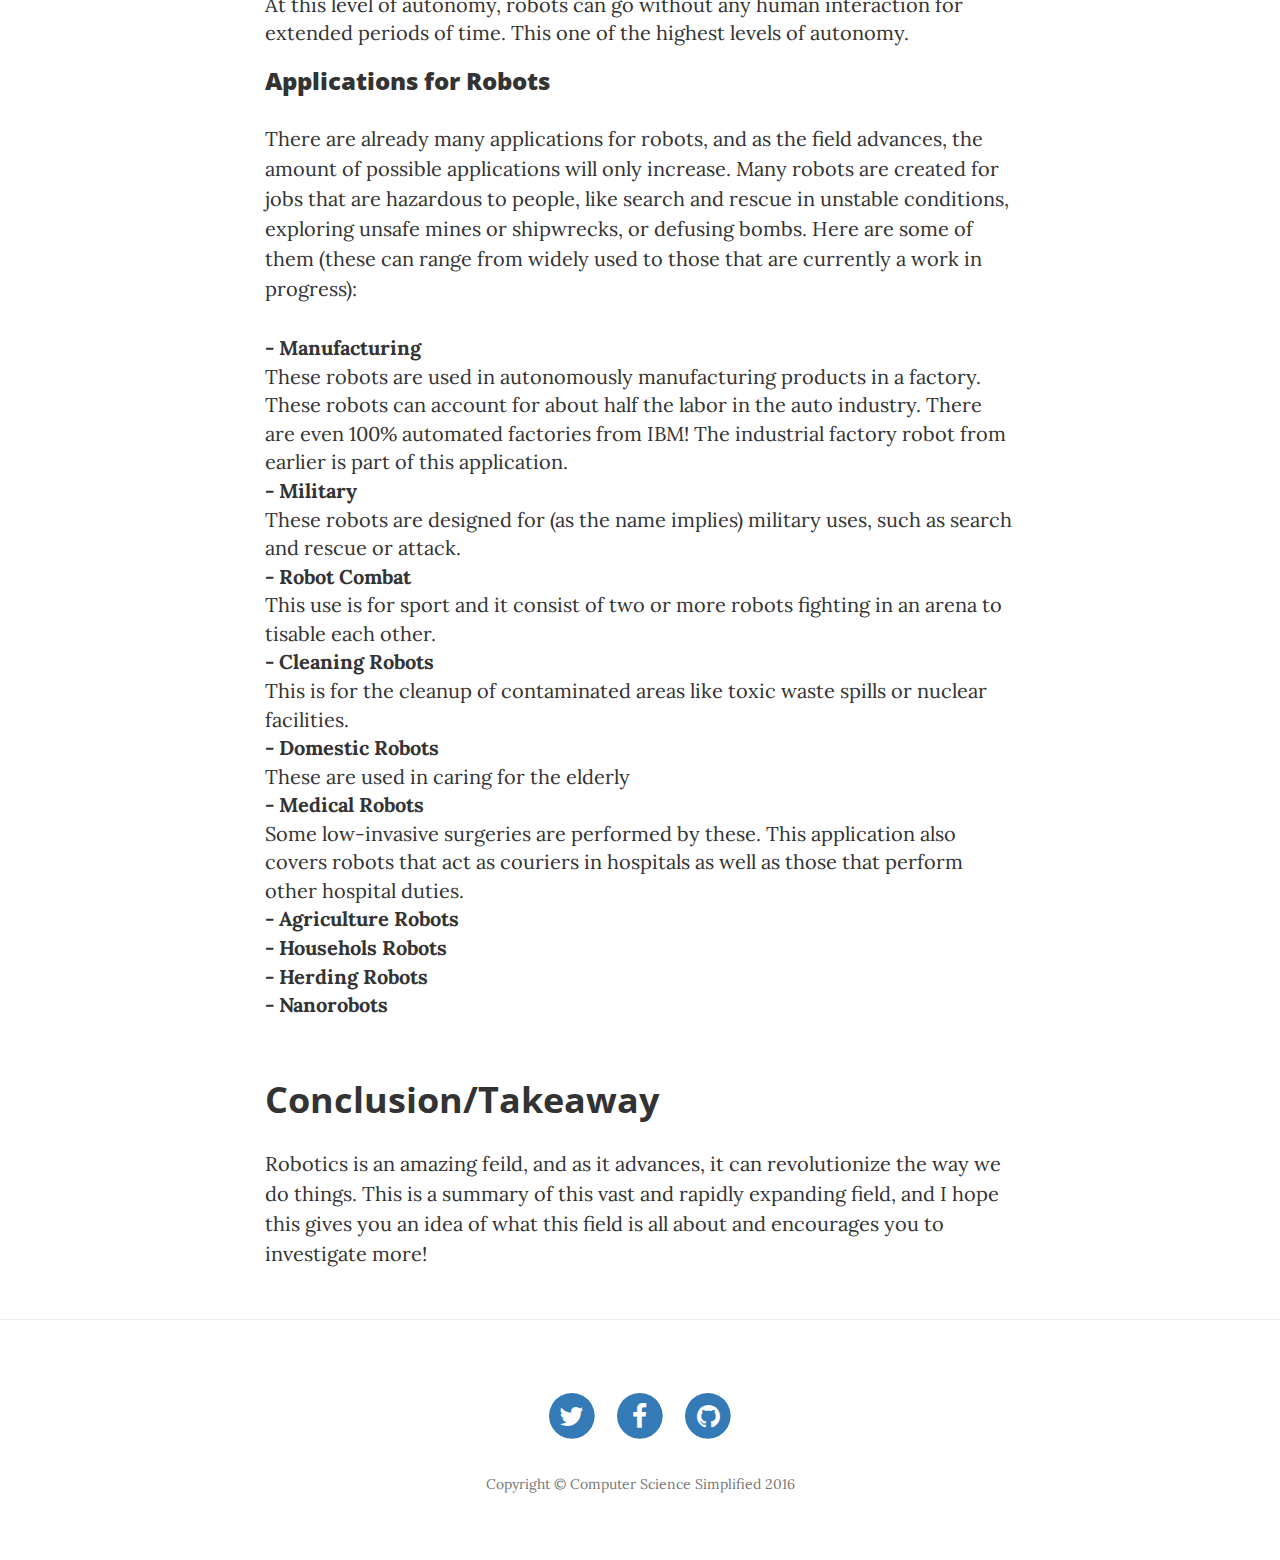
<file: static/AI_Robotics_styled.html>
<!DOCTYPE html>
<html lang="en">

<head>

    <meta charset="utf-8">
    <meta http-equiv="X-UA-Compatible" content="IE=edge">
    <meta name="viewport" content="width=device-width, initial-scale=1">
    <meta name="description" content="">
    <meta name="author" content="">

    <title>AI - Robotics</title>

    <!-- Bootstrap Core CSS -->
    <link href="vendor/bootstrap/css/bootstrap.min.css" rel="stylesheet">

    <!-- Theme CSS -->
    <link href="css/clean-blog.min.css" rel="stylesheet">

    <!-- Custom Fonts -->
    <link href="vendor/font-awesome/css/font-awesome.min.css" rel="stylesheet" type="text/css">
    <link href='https://fonts.googleapis.com/css?family=Lora:400,700,400italic,700italic' rel='stylesheet' type='text/css'>
    <link href='https://fonts.googleapis.com/css?family=Open+Sans:300italic,400italic,600italic,700italic,800italic,400,300,600,700,800' rel='stylesheet' type='text/css'>

    <!-- HTML5 Shim and Respond.js IE8 support of HTML5 elements and media queries -->
    <!-- WARNING: Respond.js doesn't work if you view the page via file:// -->
    <!--[if lt IE 9]>
        <script src="https://oss.maxcdn.com/libs/html5shiv/3.7.0/html5shiv.js"></script>
        <script src="https://oss.maxcdn.com/libs/respond.js/1.4.2/respond.min.js"></script>
    <![endif]-->

</head>

<body>

    <!-- Navigation -->
    <nav class="navbar navbar-default navbar-custom navbar-fixed-top">
        <div class="container-fluid">
            <!-- Brand and toggle get grouped for better mobile display -->
            <div class="navbar-header page-scroll">
                <button type="button" class="navbar-toggle" data-toggle="collapse" data-target="#bs-example-navbar-collapse-1">
                    <span class="sr-only">Toggle navigation</span>
                    Menu <i class="fa fa-bars"></i>
                </button>
                <a class="navbar-brand" href="index.html">Computer Science Simplified</a>
            </div>

            <!-- Collect the nav links, forms, and other content for toggling -->
            <div class="collapse navbar-collapse" id="bs-example-navbar-collapse-1">
                <ul class="nav navbar-nav navbar-right">
                    <li>
                        <a href="#">Home</a>
                    </li>
                    <li>
                        <a href="#">Computer Security and Cryptography</a>
                    </li>
                    <li>
                        <a href="#">Computer Interaction</a>
                    </li>
                    <li>
                        <a href="#">Computer Graphics</a>
                    </li>
                </ul>
            </div>
            <!-- /.navbar-collapse -->
        </div>
        <!-- /.container -->
    </nav>

    <!-- Page Header -->
    <!-- Set your background image for this header on the line below. -->
 <header>
      <div class="intro-header">
          <div class="container">
              <div class="row">
                  <div class="col-lg-8 col-lg-offset-2 col-md-10 col-md-offset-1">
                      <div class="post-heading">
                        <h1>Robotics</h1>
                        <h2 class="subheading"></h2>
                    </div>
                </div>
            </div>
        </div>
    </header>

    <!-- Post Content -->
    <article>
        <div class="container">
            <div class="row">
                <div class="col-lg-8 col-lg-offset-2 col-md-10 col-md-offset-1">
					<h2 class="section-heading">What is Robotics?</h2>
                    <p>Robotics is the the design, construction, operation, and use of robots and the systems used for their control, sensory feedback, and 
					information processing.</p>
					<p>So basically, ALL THINGS ROBOTS.</p>
					
                    <h2 class="section-heading">What is a Robot?</h2>
					<p>Seeing as robotics is everything to do with robots, in order to understand what the field of robotics is about, we need to know what a 
					robot is! A robot is a machine controlled by a computer that is capable of performing physical actions automatically. Examples could be 
					anything from Asimo from Honda (left) to an industrial robot arm used in a factory. (right)
					<br>

					<img src="img/Honda_ASIMO.png" class="img-rounded" class="img-responsive" alt="A humanoid robot">
					<img src="img/Industrial_Factory_Robot.jpg" class="img-rounded" class="img-responsive" alt="A robotic arm working in a foundary">

					<p>There's a myriad of different robots out there, but in general, most robots have a similar mechanical structure, as well as one of a
					several general types of control systems.</p>
					<h3>The Mechanical Structure of a Robot</h3>
						<p>Although the mechanical structure of a robot can vary in complexity, they generally have the same structure. </p>
							<dl>
								<dt>1. Power source</dt>
									<dd>All robots have a power source. Without power, the robot cannot do anything. Currently, the main power sources are batteries, 
									but there are others, such as solar power, hydrolics, and others.</dd>
								<dt>2. Actuation</dt>
									<dd>Actuators are what actually help the robot move. By definition of a robot, it has to have some sort of physical movement, so 
									without an actuator, we have no robot. The most common actuators are electrical motors that control wheels or gears and linear 
									actuators that control industrial robots usually found in factories.</dd>
								<dt>3. Sensing</dt>
									<dd>Not all robots have the ability to sense what is around them, but for more complicated robots, this type of thing is required.
									If a robot was moving and needed to avoid a tree, the robot would need to know it was there. That is the job of sensors. Some
									sensors include computer vision, touch sensors, lidar, radar, sonar, and others.</dd>
								<dt>4. Manipulation</dt>
									<dd>One of the main things that makes a robot useful is its ability to manipulate its surroundings. It wouldn't be very helpful 
									if the only thing a robot could do was just flail around! One of the most commonly known manipulator is a gripping hand.</dd>
								<dt>5. Locamotion</dt>
									<dd>This just means that certain robots can navigate their surroundings on their own, like the Asimo example given earlier. 
									Similar to sensing, not all robots have locamotive ability. The industrial factory robot is an example of this.</dd>
							</dl>
						<p>There are many other characteristics a robot can have, but this is just the general structure.</p>
						<h3>The Robot's Control (The Robot's BRAIN!)</h3>
						<p>In order for the mechanical structure of the robot to actually be able to do anything, it must be controlled. There are several phases 
						involved in the control of the robot: perception, processing, and action. The perception stage involves receiving information from sensors
						 about the environment or the condition of the robot or from an external source, the processing stage is where the robot takes the information
						 and decides what to do with it, and the action stage is when the robot actually does what it decided it would do. There are different levels
						 of autonomy (how much a robot can perform on its own) for each robot's control system:</p>
							
							<dl><b>Different Levels of Autonomy</b>
								<dt>1. Teleoperation</dt>
									<dd>This is where a person has almost total control over the robot's action. It is one of the lowest levels of autonomy.</dd>
								<dt>2. Supervisory</dt>
									<dd> This level of autonomy is where an operator specifies general movements or potitional changes and the robot decides
									the specific actions.</dd>
								<dt>3. Task-level</dt>
									<dd> Task-level autonomy is where a person commands a task, and the robot automatically figures out how to acomplish them.</dd>
								<dt>4. Autonomous</dt>
									<dd>At this level of autonomy, robots can go without any human interaction for extended periods of time. This one of the 
									highest levels of autonomy.</dd>
							</dl>

						<h3>Applications for Robots</h3>
						<p>There are already many applications for robots, and as the field advances, the amount of possible applications will only increase. Many 
						robots are created for jobs that are hazardous to people, like search and rescue in unstable conditions, exploring unsafe mines or shipwrecks,
						 or defusing bombs. Here are some of them (these can range from widely used to those that are currently a work in progress):</p>
							<dl>
								<dt>- Manufacturing</dt>
									<dd>These robots are used in autonomously manufacturing products in a factory. These robots can account for about half the labor 
									in the auto industry. There are even 100% automated factories from IBM! The industrial factory robot from earlier is part of this 
									application.</dd>
								<dt>- Military</dt>
									<dd>These robots are designed for (as the name implies) military uses, such as search and rescue or attack. </dd>
								<dt>- Robot Combat</dt>
									<dd>This use is for sport and it consist of two or more robots fighting in an arena to tisable each other.</dd>
								<dt>- Cleaning Robots</dt>
									<dd>This is for the cleanup of contaminated areas like toxic waste spills or nuclear facilities.</dd>
								<dt>- Domestic Robots</dt>
									<dd>These are used in caring for the elderly</dd>
								<dt>- Medical Robots</dt>
									<dd>Some low-invasive surgeries are performed by these. This application also covers robots that act as couriers in hospitals as
									well as those that perform other hospital duties.</dd>
								<dt>- Agriculture Robots</dt>
								<dt>- Househols Robots</dt>
								<dt>- Herding Robots</dt>
								<dt>- Nanorobots</dt>
					<h2 class="section-heading">Conclusion/Takeaway</h2>
					<p>Robotics is an amazing feild, and as it advances, it can revolutionize the way we do things. This is a summary of this vast and rapidly 
					expanding field, and I hope this gives you an idea of what this field is all about and encourages you to investigate more!</p>
                </div>
            </div>
        </div>
    </article>

    <hr>

    <!-- Footer -->
    <footer>
        <div class="container">
            <div class="row">
                <div class="col-lg-8 col-lg-offset-2 col-md-10 col-md-offset-1">
                    <ul class="list-inline text-center">
                        <li>
                            <a href="#">
                                <span class="fa-stack fa-lg">
                                    <i class="fa fa-circle fa-stack-2x"></i>
                                    <i class="fa fa-twitter fa-stack-1x fa-inverse"></i>
                                </span>
                            </a>
                        </li>
                        <li>
                            <a href="#">
                                <span class="fa-stack fa-lg">
                                    <i class="fa fa-circle fa-stack-2x"></i>
                                    <i class="fa fa-facebook fa-stack-1x fa-inverse"></i>
                                </span>
                            </a>
                        </li>
                        <li>
                            <a href="#">
                                <span class="fa-stack fa-lg">
                                    <i class="fa fa-circle fa-stack-2x"></i>
                                    <i class="fa fa-github fa-stack-1x fa-inverse"></i>
                                </span>
                            </a>
                        </li>
                    </ul>
                    <p class="copyright text-muted">Copyright &copy; Computer Science Simplified 2016</p>
                </div>
            </div>
        </div>
    </footer>

    <!-- jQuery -->
    <script src="vendor/jquery/jquery.min.js"></script>

    <!-- Bootstrap Core JavaScript -->
    <script src="vendor/bootstrap/js/bootstrap.min.js"></script>

    <!-- Contact Form JavaScript -->
    <script src="js/jqBootstrapValidation.js"></script>
    <script src="js/contact_me.js"></script>

    <!-- Theme JavaScript -->
    <script src="js/clean-blog.min.js"></script>

</body>

</html>
</file>
<file: css/clean-blog.min.css>
/*!
 * Start Bootstrap - Clean Blog v3.3.7+1 (http://startbootstrap.com/template-overviews/clean-blog)
 * Copyright 2013-2017 Start Bootstrap
 * Licensed under MIT (https://github.com/BlackrockDigital/startbootstrap/blob/gh-pages/LICENSE)
 */
 header {
	background: url("../img/bg-pattern.png"), #7b4397;
	background: url("../img/bg-pattern.png"), -webkit-linear-gradient(to left, #7b4397, #dc2430);
	background: url("../img/bg-pattern.png"), linear-gradient(to left, #7b4397, #dc2430);
 }
 
 body {
    color: #333
}

.navbar-custom .nav li a,
.navbar-custom .navbar-brand,
h1,
h2,
h3,
h4,
h5,
h6 {
    font-weight: 600
}

.caption,
.intro-header .page-heading,
.intro-header .site-heading,
footer .copyright {
    text-align: center
}

body {
    font-family: 'Muli', 'Helvetica', 'Arial', sans-serif;
    font-size: 20px;
    -webkit-tap-highlight-color: #0085A1
}

.intro-header .page-heading .subheading,
.intro-header .post-heading .subheading,
.intro-header .site-heading .subheading,
.navbar-custom,
h1,
h2,
h3,
h4,
h5,
h6 {
    font-family: 'Catamaran', 'Helvetica', 'Arial', 'sans-serif'
}

p {
    line-height: 1.5;
    margin: 30px 0
}

p a {
    text-decoration: underline
}

a:focus,
a:hover {
    color: #0085A1
}

a img:focus,
a img:hover {
    cursor: zoom-in
}

blockquote {
    color: #777;
    font-style: italic
}

hr.small {
    max-width: 100px;
    margin: 15px auto;
    border-width: 4px;
    border-color: #fff
}

.navbar-custom {
    position: absolute;
    top: 0;
    left: 0;
    width: 100%;
    z-index: 3
}

.navbar-custom .navbar-header .navbar-toggle {
    color: #777;
    font-weight: 800;
    text-transform: uppercase;
    font-size: 12px
}

.navbar-custom .nav li a {
    text-transform: uppercase;
    font-size: 12px;
    letter-spacing: 1px
}

@media only screen and (min-width:768px) {
    .navbar-custom {
        background: 0 0;
        border-bottom: 1px solid transparent
    }
    .navbar-custom .navbar-brand {
        color: #fff;
        padding: 20px
    }
    .navbar-custom .navbar-brand:focus,
    .navbar-custom .navbar-brand:hover {
        color: rgba(255, 255, 255, .8)
    }
    .navbar-custom .nav li a {
        color: #fff;
        padding: 20px
    }
    .navbar-custom .nav li a:focus,
    .navbar-custom .nav li a:hover {
        color: rgba(255, 255, 255, .8)
    }
    .navbar-custom .nav li ul.dropdown-menu a {
        color: #333
    }
    .navbar-custom .nav li ul.dropdown-menu a:focus,
    .navbar-custom .nav li ul.dropdown-menu a:hover {
        color: #0085A1
    }
}

@media only screen and (min-width:1170px) {
    .navbar-custom {
        -webkit-transition: background-color .3s;
        -moz-transition: background-color .3s;
        transition: background-color .3s;
        -webkit-transform: translate3d(0, 0, 0);
        -moz-transform: translate3d(0, 0, 0);
        -ms-transform: translate3d(0, 0, 0);
        -o-transform: translate3d(0, 0, 0);
        transform: translate3d(0, 0, 0);
        -webkit-backface-visibility: hidden;
        backface-visibility: hidden
    }
    .navbar-custom.is-fixed {
        position: fixed;
        top: -61px;
        background-color: rgba(255, 255, 255, .9);
        border-bottom: 1px solid #f2f2f2;
        -webkit-transition: -webkit-transform .3s;
        -moz-transition: -moz-transform .3s;
        transition: transform .3s
    }
    .navbar-custom.is-fixed .navbar-brand {
        color: #333
    }
    .navbar-custom.is-fixed .navbar-brand:focus,
    .navbar-custom.is-fixed .navbar-brand:hover {
        color: #0085A1
    }
    .navbar-custom.is-fixed .nav li a {
        color: #333
    }
    .navbar-custom.is-fixed .nav li a:focus,
    .navbar-custom.is-fixed .nav li a:hover {
        color: #0085A1
    }
    .navbar-custom.is-visible {
        -webkit-transform: translate3d(0, 100%, 0);
        -moz-transform: translate3d(0, 100%, 0);
        -ms-transform: translate3d(0, 100%, 0);
        -o-transform: translate3d(0, 100%, 0);
        transform: translate3d(0, 100%, 0)
    }
}

.intro-header {
    background: center center no-repeat;
    -webkit-background-size: cover;
    -moz-background-size: cover;
    background-size: cover;
    -o-background-size: cover;
    margin-bottom: 50px
}

.intro-header .page-heading,
.intro-header .post-heading,
.intro-header .site-heading {
    padding: 100px 0 50px;
    color: #fff
}

.intro-header .page-heading h1,
.intro-header .site-heading h1 {
    margin-top: 0;
    font-size: 50px
}

.intro-header .page-heading .subheading,
.intro-header .site-heading .subheading {
    font-size: 24px;
    line-height: 1.1;
    display: block;
    font-weight: 300;
    margin: 10px 0 0
}

@media only screen and (min-width:768px) {
    .intro-header .page-heading,
    .intro-header .post-heading,
    .intro-header .site-heading {
        padding: 150px 0
    }
    .intro-header .page-heading h1,
    .intro-header .site-heading h1 {
        font-size: 80px
    }
}

.intro-header .post-heading h1 {
    font-size: 35px
}

.intro-header .post-heading .meta,
.intro-header .post-heading .subheading {
    line-height: 1.1;
    display: block
}

.intro-header .post-heading .subheading {
    font-size: 24px;
    margin: 10px 0 30px;
    font-weight: 600
}

.intro-header .post-heading .meta {
    font-family: 'Muli', 'Helvetica', 'Arial', 'sans-serif';
    font-style: italic;
    font-weight: 300;
    font-size: 20px
}

.intro-header .post-heading .meta a {
    color: #fff
}

@media only screen and (min-width:768px) {
    .intro-header .post-heading h1 {
        font-size: 55px
    }
    .intro-header .post-heading .subheading {
        font-size: 30px
    }
}

.post-preview>a {
    color: #333
}

.post-preview>a:focus,
.post-preview>a:hover {
    text-decoration: none;
    color: #0085A1
}

.post-preview>a>.post-title {
    font-size: 30px;
    margin-top: 30px;
    margin-bottom: 10px
}

.post-preview>a>.post-subtitle {
    margin: 0 0 10px;
    font-weight: 300
}

.post-preview>.post-meta {
    color: #777;
    font-size: 18px;
    font-style: italic;
    margin-top: 0
}

.post-preview>.post-meta>a {
    text-decoration: none;
    color: #333
}

.post-preview>.post-meta>a:focus,
.post-preview>.post-meta>a:hover {
    color: #0085A1;
    text-decoration: underline
}

@media only screen and (min-width:768px) {
    .post-preview>a>.post-title {
        font-size: 36px
    }
}

.section-heading {
    font-size: 36px;
    margin-top: 60px;
    font-weight: 700
}

.btn,
.pager li>a,
.pager li>span {
    font-family: 'Catamaran', 'Helvetica', 'Arial', 'sans-serif'
    text-transform: uppercase;
    font-weight: 800;
    letter-spacing: 1px
}

.caption {
    font-size: 14px;
    padding: 10px;
    font-style: italic;
    margin: 0;
    display: block;
    border-bottom-right-radius: 5px;
    border-bottom-left-radius: 5px
}

footer {
    padding: 50px 0 65px
}

footer .list-inline {
    margin: 0;
    padding: 0
}

footer .copyright {
    font-size: 14px;
    margin-bottom: 0
}

.floating-label-form-group {
    font-size: 14px;
    position: relative;
    margin-bottom: 0;
    padding-bottom: .5em;
    border-bottom: 1px solid #eee
}

.floating-label-form-group input,
.floating-label-form-group textarea {
    z-index: 1;
    position: relative;
    padding-right: 0;
    padding-left: 0;
    border: none;
    border-radius: 0;
    font-size: 1.5em;
    background: 0 0;
    box-shadow: none!important;
    resize: none
}

.floating-label-form-group label {
    display: block;
    z-index: 0;
    position: relative;
    top: 2em;
    margin: 0;
    font-size: .85em;
    line-height: 1.764705882em;
    vertical-align: middle;
    vertical-align: baseline;
    opacity: 0;
    -webkit-transition: top .3s ease, opacity .3s ease;
    -moz-transition: top .3s ease, opacity .3s ease;
    -ms-transition: top .3s ease, opacity .3s ease;
    transition: top .3s ease, opacity .3s ease
}

.floating-label-form-group::not(:first-child) {
    padding-left: 14px;
    border-left: 1px solid #eee
}

.floating-label-form-group-with-value label {
    top: 0;
    opacity: 1
}

.floating-label-form-group-with-focus label {
    color: #0085A1
}

form .row:first-child .floating-label-form-group {
    border-top: 1px solid #eee
}

.btn {
    font-size: 14px;
    border-radius: 0;
    padding: 15px 25px
}

.btn-lg {
    font-size: 16px;
    padding: 25px 35px
}

.btn-default:focus,
.btn-default:hover {
    background-color: #0085A1;
    border: 1px solid #0085A1;
    color: #fff
}

.pager {
    margin: 20px 0 0
}

.pager li>a,
.pager li>span {
    font-size: 14px;
    padding: 15px 25px;
    background-color: #fff;
    border-radius: 0
}

.pager li>a:focus,
.pager li>a:hover {
    color: #fff;
    background-color: #0085A1;
    border: 1px solid #0085A1
}

.pager .disabled>a,
.pager .disabled>a:focus,
.pager .disabled>a:hover,
.pager .disabled>span {
    color: #777;
    background-color: #333;
    cursor: not-allowed
}

::-moz-selection {
    color: #fff;
    text-shadow: none;
    background: #0085A1
}

::selection {
    color: #fff;
    text-shadow: none;
    background: #0085A1
}

img::selection {
    color: #fff;
    background: 0 0
}

img::-moz-selection {
    color: #fff;
    background: 0 0
}
</file>
<file: css/clean-blog.css>
/*!
 * Start Bootstrap - Clean Blog v3.3.7+1 (http://startbootstrap.com/template-overviews/clean-blog)
 * Copyright 2013-2017 Start Bootstrap
 * Licensed under MIT (https://github.com/BlackrockDigital/startbootstrap/blob/gh-pages/LICENSE)
 */
body {
  font-family: 'Lora', 'Times New Roman', serif;
  font-size: 20px;
  color: #333333;
}
p {
  line-height: 1.5;
  margin: 30px 0;
}
p a {
  text-decoration: underline;
}
h1,
h2,
h3,
h4,
h5,
h6 {
  font-family: 'Open Sans', 'Helvetica Neue', Helvetica, Arial, sans-serif;
  font-weight: 800;
}
a {
  color: #333333;
}
a:hover,
a:focus {
  color: #0085A1;
}
a img:hover,
a img:focus {
  cursor: zoom-in;
}
blockquote {
  color: #777777;
  font-style: italic;
}
hr.small {
  max-width: 100px;
  margin: 15px auto;
  border-width: 4px;
  border-color: white;
}
.navbar-custom {
  position: absolute;
  top: 0;
  left: 0;
  width: 100%;
  z-index: 3;
  font-family: 'Open Sans', 'Helvetica Neue', Helvetica, Arial, sans-serif;
}
.navbar-custom .navbar-brand {
  font-weight: 800;
}
.navbar-custom .navbar-header .navbar-toggle {
  color: #777777;
  font-weight: 800;
  text-transform: uppercase;
  font-size: 12px;
}
.navbar-custom .nav li a {
  text-transform: uppercase;
  font-size: 12px;
  font-weight: 800;
  letter-spacing: 1px;
}
@media only screen and (min-width: 768px) {
  .navbar-custom {
    background: transparent;
    border-bottom: 1px solid transparent;
  }
  .navbar-custom .navbar-brand {
    color: white;
    padding: 20px;
  }
  .navbar-custom .navbar-brand:hover,
  .navbar-custom .navbar-brand:focus {
    color: rgba(255, 255, 255, 0.8);
  }
  .navbar-custom .nav li a {
    color: white;
    padding: 20px;
  }
  .navbar-custom .nav li a:hover,
  .navbar-custom .nav li a:focus {
    color: rgba(255, 255, 255, 0.8);
  }
  .navbar-custom .nav li ul.dropdown-menu a {
    color: #333333;
  }
  .navbar-custom .nav li ul.dropdown-menu a:hover,
  .navbar-custom .nav li ul.dropdown-menu a:focus {
    color: #0085A1;
  }
}
@media only screen and (min-width: 1170px) {
  .navbar-custom {
    -webkit-transition: background-color 0.3s;
    -moz-transition: background-color 0.3s;
    transition: background-color 0.3s;
    /* Force Hardware Acceleration in WebKit */
    -webkit-transform: translate3d(0, 0, 0);
    -moz-transform: translate3d(0, 0, 0);
    -ms-transform: translate3d(0, 0, 0);
    -o-transform: translate3d(0, 0, 0);
    transform: translate3d(0, 0, 0);
    -webkit-backface-visibility: hidden;
    backface-visibility: hidden;
  }
  .navbar-custom.is-fixed {
    /* when the user scrolls down, we hide the header right above the viewport */
    position: fixed;
    top: -61px;
    background-color: rgba(255, 255, 255, 0.9);
    border-bottom: 1px solid #f2f2f2;
    -webkit-transition: -webkit-transform 0.3s;
    -moz-transition: -moz-transform 0.3s;
    transition: transform 0.3s;
  }
  .navbar-custom.is-fixed .navbar-brand {
    color: #333333;
  }
  .navbar-custom.is-fixed .navbar-brand:hover,
  .navbar-custom.is-fixed .navbar-brand:focus {
    color: #0085A1;
  }
  .navbar-custom.is-fixed .nav li a {
    color: #333333;
  }
  .navbar-custom.is-fixed .nav li a:hover,
  .navbar-custom.is-fixed .nav li a:focus {
    color: #0085A1;
  }
  .navbar-custom.is-visible {
    /* if the user changes the scrolling direction, we show the header */
    -webkit-transform: translate3d(0, 100%, 0);
    -moz-transform: translate3d(0, 100%, 0);
    -ms-transform: translate3d(0, 100%, 0);
    -o-transform: translate3d(0, 100%, 0);
    transform: translate3d(0, 100%, 0);
  }
}
.intro-header {
  background-color: #777777;
  background: no-repeat center center;
  background-attachment: scroll;
  -webkit-background-size: cover;
  -moz-background-size: cover;
  background-size: cover;
  -o-background-size: cover;
  margin-bottom: 50px;
}
.intro-header .site-heading,
.intro-header .post-heading,
.intro-header .page-heading {
  padding: 100px 0 50px;
  color: white;
}
@media only screen and (min-width: 768px) {
  .intro-header .site-heading,
  .intro-header .post-heading,
  .intro-header .page-heading {
    padding: 150px 0;
  }
}
.intro-header .site-heading,
.intro-header .page-heading {
  text-align: center;
}
.intro-header .site-heading h1,
.intro-header .page-heading h1 {
  margin-top: 0;
  font-size: 50px;
}
.intro-header .site-heading .subheading,
.intro-header .page-heading .subheading {
  font-size: 24px;
  line-height: 1.1;
  display: block;
  font-family: 'Open Sans', 'Helvetica Neue', Helvetica, Arial, sans-serif;
  font-weight: 300;
  margin: 10px 0 0;
}
@media only screen and (min-width: 768px) {
  .intro-header .site-heading h1,
  .intro-header .page-heading h1 {
    font-size: 80px;
  }
}
.intro-header .post-heading h1 {
  font-size: 35px;
}
.intro-header .post-heading .subheading,
.intro-header .post-heading .meta {
  line-height: 1.1;
  display: block;
}
.intro-header .post-heading .subheading {
  font-family: 'Open Sans', 'Helvetica Neue', Helvetica, Arial, sans-serif;
  font-size: 24px;
  margin: 10px 0 30px;
  font-weight: 600;
}
.intro-header .post-heading .meta {
  font-family: 'Lora', 'Times New Roman', serif;
  font-style: italic;
  font-weight: 300;
  font-size: 20px;
}
.intro-header .post-heading .meta a {
  color: white;
}
@media only screen and (min-width: 768px) {
  .intro-header .post-heading h1 {
    font-size: 55px;
  }
  .intro-header .post-heading .subheading {
    font-size: 30px;
  }
}
.post-preview > a {
  color: #333333;
}
.post-preview > a:hover,
.post-preview > a:focus {
  text-decoration: none;
  color: #0085A1;
}
.post-preview > a > .post-title {
  font-size: 30px;
  margin-top: 30px;
  margin-bottom: 10px;
}
.post-preview > a > .post-subtitle {
  margin: 0;
  font-weight: 300;
  margin-bottom: 10px;
}
.post-preview > .post-meta {
  color: #777777;
  font-size: 18px;
  font-style: italic;
  margin-top: 0;
}
.post-preview > .post-meta > a {
  text-decoration: none;
  color: #333333;
}
.post-preview > .post-meta > a:hover,
.post-preview > .post-meta > a:focus {
  color: #0085A1;
  text-decoration: underline;
}
@media only screen and (min-width: 768px) {
  .post-preview > a > .post-title {
    font-size: 36px;
  }
}
.section-heading {
  font-size: 36px;
  margin-top: 60px;
  font-weight: 700;
}
.caption {
  text-align: center;
  font-size: 14px;
  padding: 10px;
  font-style: italic;
  margin: 0;
  display: block;
  border-bottom-right-radius: 5px;
  border-bottom-left-radius: 5px;
}
footer {
  padding: 50px 0 65px;
}
footer .list-inline {
  margin: 0;
  padding: 0;
}
footer .copyright {
  font-size: 14px;
  text-align: center;
  margin-bottom: 0;
}
.floating-label-form-group {
  font-size: 14px;
  position: relative;
  margin-bottom: 0;
  padding-bottom: 0.5em;
  border-bottom: 1px solid #eeeeee;
}
.floating-label-form-group input,
.floating-label-form-group textarea {
  z-index: 1;
  position: relative;
  padding-right: 0;
  padding-left: 0;
  border: none;
  border-radius: 0;
  font-size: 1.5em;
  background: none;
  box-shadow: none !important;
  resize: none;
}
.floating-label-form-group label {
  display: block;
  z-index: 0;
  position: relative;
  top: 2em;
  margin: 0;
  font-size: 0.85em;
  line-height: 1.764705882em;
  vertical-align: middle;
  vertical-align: baseline;
  opacity: 0;
  -webkit-transition: top 0.3s ease,opacity 0.3s ease;
  -moz-transition: top 0.3s ease,opacity 0.3s ease;
  -ms-transition: top 0.3s ease,opacity 0.3s ease;
  transition: top 0.3s ease,opacity 0.3s ease;
}
.floating-label-form-group::not(:first-child) {
  padding-left: 14px;
  border-left: 1px solid #eeeeee;
}
.floating-label-form-group-with-value label {
  top: 0;
  opacity: 1;
}
.floating-label-form-group-with-focus label {
  color: #0085A1;
}
form .row:first-child .floating-label-form-group {
  border-top: 1px solid #eeeeee;
}
.btn {
  font-family: 'Open Sans', 'Helvetica Neue', Helvetica, Arial, sans-serif;
  text-transform: uppercase;
  font-size: 14px;
  font-weight: 800;
  letter-spacing: 1px;
  border-radius: 0;
  padding: 15px 25px;
}
.btn-lg {
  font-size: 16px;
  padding: 25px 35px;
}
.btn-default:hover,
.btn-default:focus {
  background-color: #0085A1;
  border: 1px solid #0085A1;
  color: white;
}
.pager {
  margin: 20px 0 0;
}
.pager li > a,
.pager li > span {
  font-family: 'Open Sans', 'Helvetica Neue', Helvetica, Arial, sans-serif;
  text-transform: uppercase;
  font-size: 14px;
  font-weight: 800;
  letter-spacing: 1px;
  padding: 15px 25px;
  background-color: white;
  border-radius: 0;
}
.pager li > a:hover,
.pager li > a:focus {
  color: white;
  background-color: #0085A1;
  border: 1px solid #0085A1;
}
.pager .disabled > a,
.pager .disabled > a:hover,
.pager .disabled > a:focus,
.pager .disabled > span {
  color: #777777;
  background-color: #333333;
  cursor: not-allowed;
}
::-moz-selection {
  color: white;
  text-shadow: none;
  background: #0085A1;
}
::selection {
  color: white;
  text-shadow: none;
  background: #0085A1;
}
img::selection {
  color: white;
  background: transparent;
}
img::-moz-selection {
  color: white;
  background: transparent;
}
body {
  -webkit-tap-highlight-color: #0085A1;
}
</file>
<file: static/css/clean-blog.min.css>
/*!
 * Start Bootstrap - Clean Blog v3.3.7+1 (http://startbootstrap.com/template-overviews/clean-blog)
 * Copyright 2013-2017 Start Bootstrap
 * Licensed under MIT (https://github.com/BlackrockDigital/startbootstrap/blob/gh-pages/LICENSE)
 */
 header {
	background: url("../img/bg-pattern.png"), #7b4397;
	background: url("../img/bg-pattern.png"), -webkit-linear-gradient(to left, #7b4397, #dc2430);
	background: url("../img/bg-pattern.png"), linear-gradient(to left, #7b4397, #dc2430);
 }
 
 body {
    color: #333
}

.navbar-custom .nav li a,
.navbar-custom .navbar-brand,
h1,
h2,
h3,
h4,
h5,
h6 {
    font-weight: 800
}

.caption,
.intro-header .page-heading,
.intro-header .site-heading,
footer .copyright {
    text-align: center
}

body {
    font-family: Lora, 'Times New Roman', serif;
    font-size: 20px;
    -webkit-tap-highlight-color: #0085A1
}

.intro-header .page-heading .subheading,
.intro-header .post-heading .subheading,
.intro-header .site-heading .subheading,
.navbar-custom,
h1,
h2,
h3,
h4,
h5,
h6 {
    font-family: 'Open Sans', 'Helvetica Neue', Helvetica, Arial, sans-serif
}

p {
    line-height: 1.5;
    margin: 30px 0
}

p a {
    text-decoration: underline
}

a:focus,
a:hover {
    color: #0085A1
}

a img:focus,
a img:hover {
    cursor: zoom-in
}

blockquote {
    color: #777;
    font-style: italic
}

hr.small {
    max-width: 100px;
    margin: 15px auto;
    border-width: 4px;
    border-color: #fff
}

.navbar-custom {
    position: absolute;
    top: 0;
    left: 0;
    width: 100%;
    z-index: 3
}

.navbar-custom .navbar-header .navbar-toggle {
    color: #777;
    font-weight: 800;
    text-transform: uppercase;
    font-size: 12px
}

.navbar-custom .nav li a {
    text-transform: uppercase;
    font-size: 12px;
    letter-spacing: 1px
}

@media only screen and (min-width:768px) {
    .navbar-custom {
        background: 0 0;
        border-bottom: 1px solid transparent
    }
    .navbar-custom .navbar-brand {
        color: #fff;
        padding: 20px
    }
    .navbar-custom .navbar-brand:focus,
    .navbar-custom .navbar-brand:hover {
        color: rgba(255, 255, 255, .8)
    }
    .navbar-custom .nav li a {
        color: #fff;
        padding: 20px
    }
    .navbar-custom .nav li a:focus,
    .navbar-custom .nav li a:hover {
        color: rgba(255, 255, 255, .8)
    }
    .navbar-custom .nav li ul.dropdown-menu a {
        color: #333
    }
    .navbar-custom .nav li ul.dropdown-menu a:focus,
    .navbar-custom .nav li ul.dropdown-menu a:hover {
        color: #0085A1
    }
}

@media only screen and (min-width:1170px) {
    .navbar-custom {
        -webkit-transition: background-color .3s;
        -moz-transition: background-color .3s;
        transition: background-color .3s;
        -webkit-transform: translate3d(0, 0, 0);
        -moz-transform: translate3d(0, 0, 0);
        -ms-transform: translate3d(0, 0, 0);
        -o-transform: translate3d(0, 0, 0);
        transform: translate3d(0, 0, 0);
        -webkit-backface-visibility: hidden;
        backface-visibility: hidden
    }
    .navbar-custom.is-fixed {
        position: fixed;
        top: -61px;
        background-color: rgba(255, 255, 255, .9);
        border-bottom: 1px solid #f2f2f2;
        -webkit-transition: -webkit-transform .3s;
        -moz-transition: -moz-transform .3s;
        transition: transform .3s
    }
    .navbar-custom.is-fixed .navbar-brand {
        color: #333
    }
    .navbar-custom.is-fixed .navbar-brand:focus,
    .navbar-custom.is-fixed .navbar-brand:hover {
        color: #0085A1
    }
    .navbar-custom.is-fixed .nav li a {
        color: #333
    }
    .navbar-custom.is-fixed .nav li a:focus,
    .navbar-custom.is-fixed .nav li a:hover {
        color: #0085A1
    }
    .navbar-custom.is-visible {
        -webkit-transform: translate3d(0, 100%, 0);
        -moz-transform: translate3d(0, 100%, 0);
        -ms-transform: translate3d(0, 100%, 0);
        -o-transform: translate3d(0, 100%, 0);
        transform: translate3d(0, 100%, 0)
    }
}

.intro-header {
    background: center center no-repeat;
    -webkit-background-size: cover;
    -moz-background-size: cover;
    background-size: cover;
    -o-background-size: cover;
    margin-bottom: 50px
}

.intro-header .page-heading,
.intro-header .post-heading,
.intro-header .site-heading {
    padding: 100px 0 50px;
    color: #fff
}

.intro-header .page-heading h1,
.intro-header .site-heading h1 {
    margin-top: 0;
    font-size: 50px
}

.intro-header .page-heading .subheading,
.intro-header .site-heading .subheading {
    font-size: 24px;
    line-height: 1.1;
    display: block;
    font-weight: 300;
    margin: 10px 0 0
}

@media only screen and (min-width:768px) {
    .intro-header .page-heading,
    .intro-header .post-heading,
    .intro-header .site-heading {
        padding: 150px 0
    }
    .intro-header .page-heading h1,
    .intro-header .site-heading h1 {
        font-size: 80px
    }
}

.intro-header .post-heading h1 {
    font-size: 35px
}

.intro-header .post-heading .meta,
.intro-header .post-heading .subheading {
    line-height: 1.1;
    display: block
}

.intro-header .post-heading .subheading {
    font-size: 24px;
    margin: 10px 0 30px;
    font-weight: 600
}

.intro-header .post-heading .meta {
    font-family: Lora, 'Times New Roman', serif;
    font-style: italic;
    font-weight: 300;
    font-size: 20px
}

.intro-header .post-heading .meta a {
    color: #fff
}

@media only screen and (min-width:768px) {
    .intro-header .post-heading h1 {
        font-size: 55px
    }
    .intro-header .post-heading .subheading {
        font-size: 30px
    }
}

.post-preview>a {
    color: #333
}

.post-preview>a:focus,
.post-preview>a:hover {
    text-decoration: none;
    color: #0085A1
}

.post-preview>a>.post-title {
    font-size: 30px;
    margin-top: 30px;
    margin-bottom: 10px
}

.post-preview>a>.post-subtitle {
    margin: 0 0 10px;
    font-weight: 300
}

.post-preview>.post-meta {
    color: #777;
    font-size: 18px;
    font-style: italic;
    margin-top: 0
}

.post-preview>.post-meta>a {
    text-decoration: none;
    color: #333
}

.post-preview>.post-meta>a:focus,
.post-preview>.post-meta>a:hover {
    color: #0085A1;
    text-decoration: underline
}

@media only screen and (min-width:768px) {
    .post-preview>a>.post-title {
        font-size: 36px
    }
}

.section-heading {
    font-size: 36px;
    margin-top: 60px;
    font-weight: 700
}

.btn,
.pager li>a,
.pager li>span {
    font-family: 'Open Sans', 'Helvetica Neue', Helvetica, Arial, sans-serif;
    text-transform: uppercase;
    font-weight: 800;
    letter-spacing: 1px
}

.caption {
    font-size: 14px;
    padding: 10px;
    font-style: italic;
    margin: 0;
    display: block;
    border-bottom-right-radius: 5px;
    border-bottom-left-radius: 5px
}

footer {
    padding: 50px 0 65px
}

footer .list-inline {
    margin: 0;
    padding: 0
}

footer .copyright {
    font-size: 14px;
    margin-bottom: 0
}

.floating-label-form-group {
    font-size: 14px;
    position: relative;
    margin-bottom: 0;
    padding-bottom: .5em;
    border-bottom: 1px solid #eee
}

.floating-label-form-group input,
.floating-label-form-group textarea {
    z-index: 1;
    position: relative;
    padding-right: 0;
    padding-left: 0;
    border: none;
    border-radius: 0;
    font-size: 1.5em;
    background: 0 0;
    box-shadow: none!important;
    resize: none
}

.floating-label-form-group label {
    display: block;
    z-index: 0;
    position: relative;
    top: 2em;
    margin: 0;
    font-size: .85em;
    line-height: 1.764705882em;
    vertical-align: middle;
    vertical-align: baseline;
    opacity: 0;
    -webkit-transition: top .3s ease, opacity .3s ease;
    -moz-transition: top .3s ease, opacity .3s ease;
    -ms-transition: top .3s ease, opacity .3s ease;
    transition: top .3s ease, opacity .3s ease
}

.floating-label-form-group::not(:first-child) {
    padding-left: 14px;
    border-left: 1px solid #eee
}

.floating-label-form-group-with-value label {
    top: 0;
    opacity: 1
}

.floating-label-form-group-with-focus label {
    color: #0085A1
}

form .row:first-child .floating-label-form-group {
    border-top: 1px solid #eee
}

.btn {
    font-size: 14px;
    border-radius: 0;
    padding: 15px 25px
}

.btn-lg {
    font-size: 16px;
    padding: 25px 35px
}

.btn-default:focus,
.btn-default:hover {
    background-color: #0085A1;
    border: 1px solid #0085A1;
    color: #fff
}

.pager {
    margin: 20px 0 0
}

.pager li>a,
.pager li>span {
    font-size: 14px;
    padding: 15px 25px;
    background-color: #fff;
    border-radius: 0
}

.pager li>a:focus,
.pager li>a:hover {
    color: #fff;
    background-color: #0085A1;
    border: 1px solid #0085A1
}

.pager .disabled>a,
.pager .disabled>a:focus,
.pager .disabled>a:hover,
.pager .disabled>span {
    color: #777;
    background-color: #333;
    cursor: not-allowed
}

::-moz-selection {
    color: #fff;
    text-shadow: none;
    background: #0085A1
}

::selection {
    color: #fff;
    text-shadow: none;
    background: #0085A1
}

img::selection {
    color: #fff;
    background: 0 0
}

img::-moz-selection {
    color: #fff;
    background: 0 0
}
</file>
